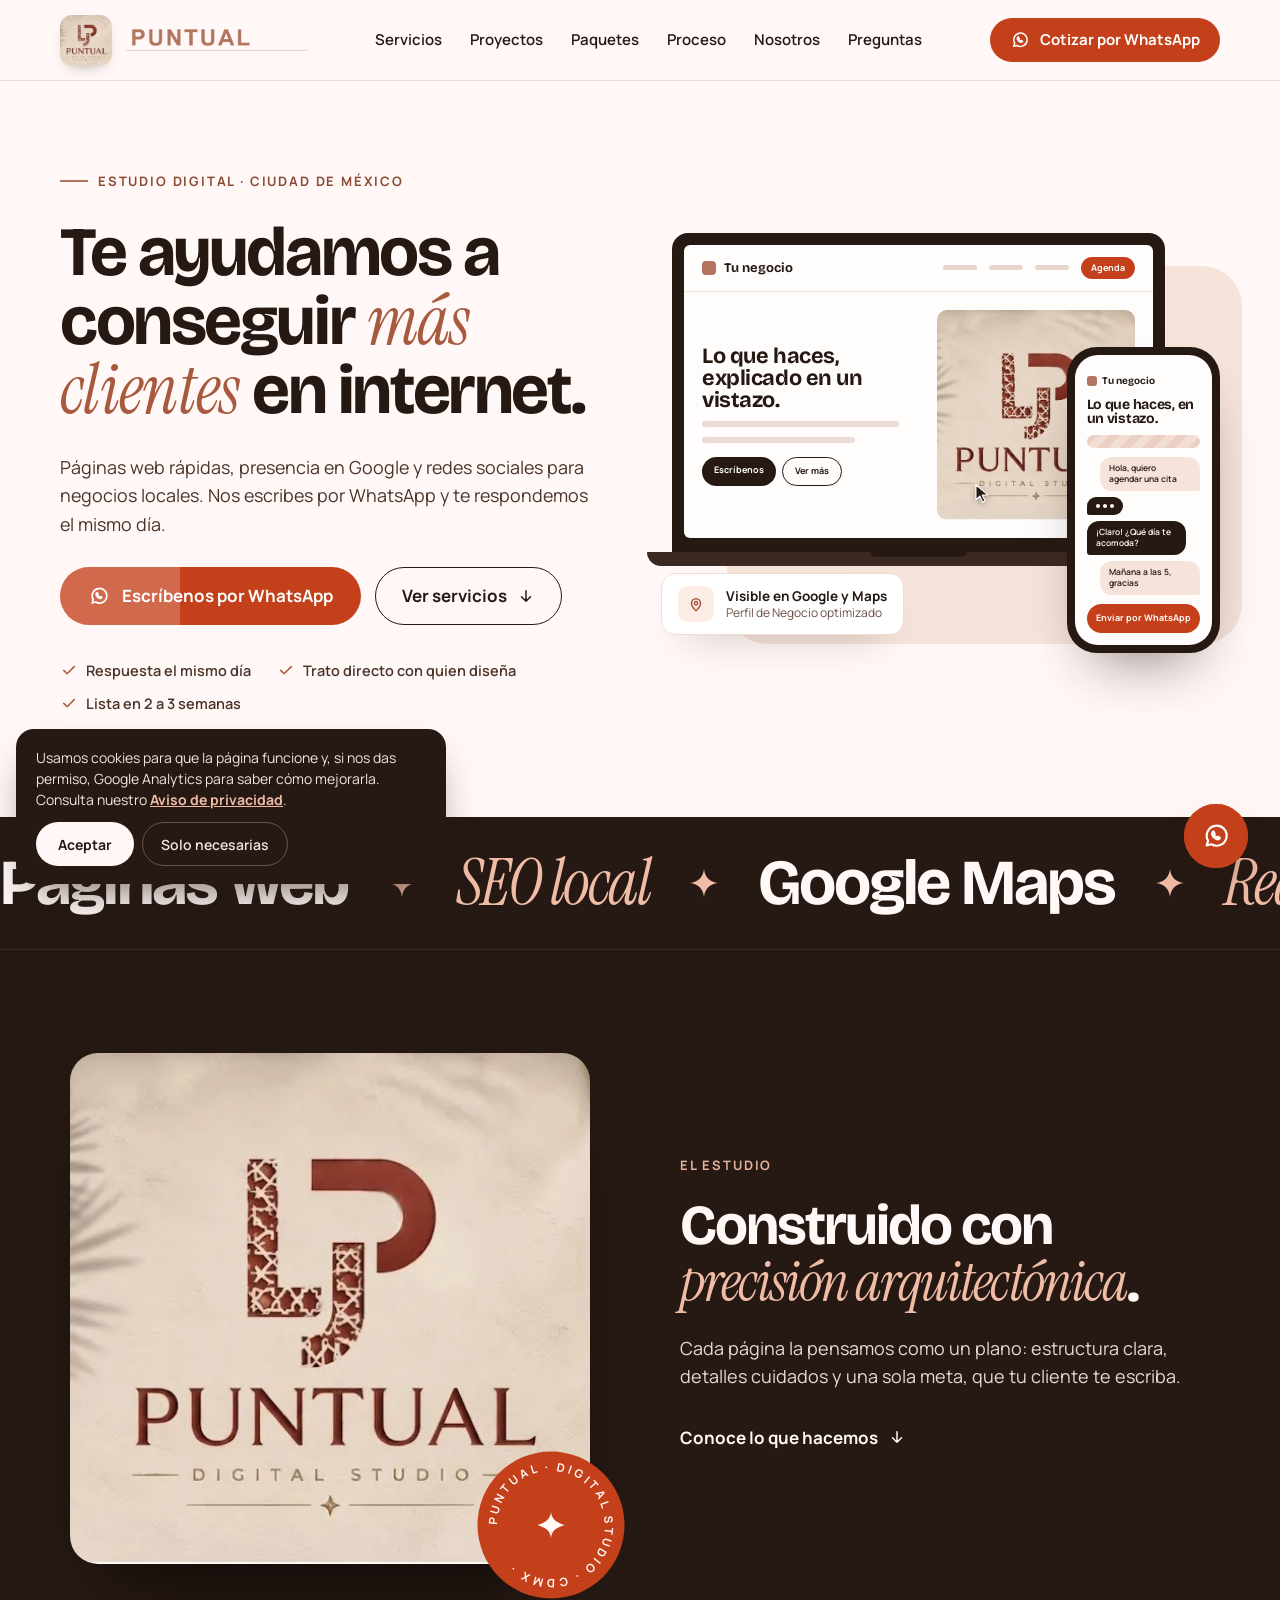
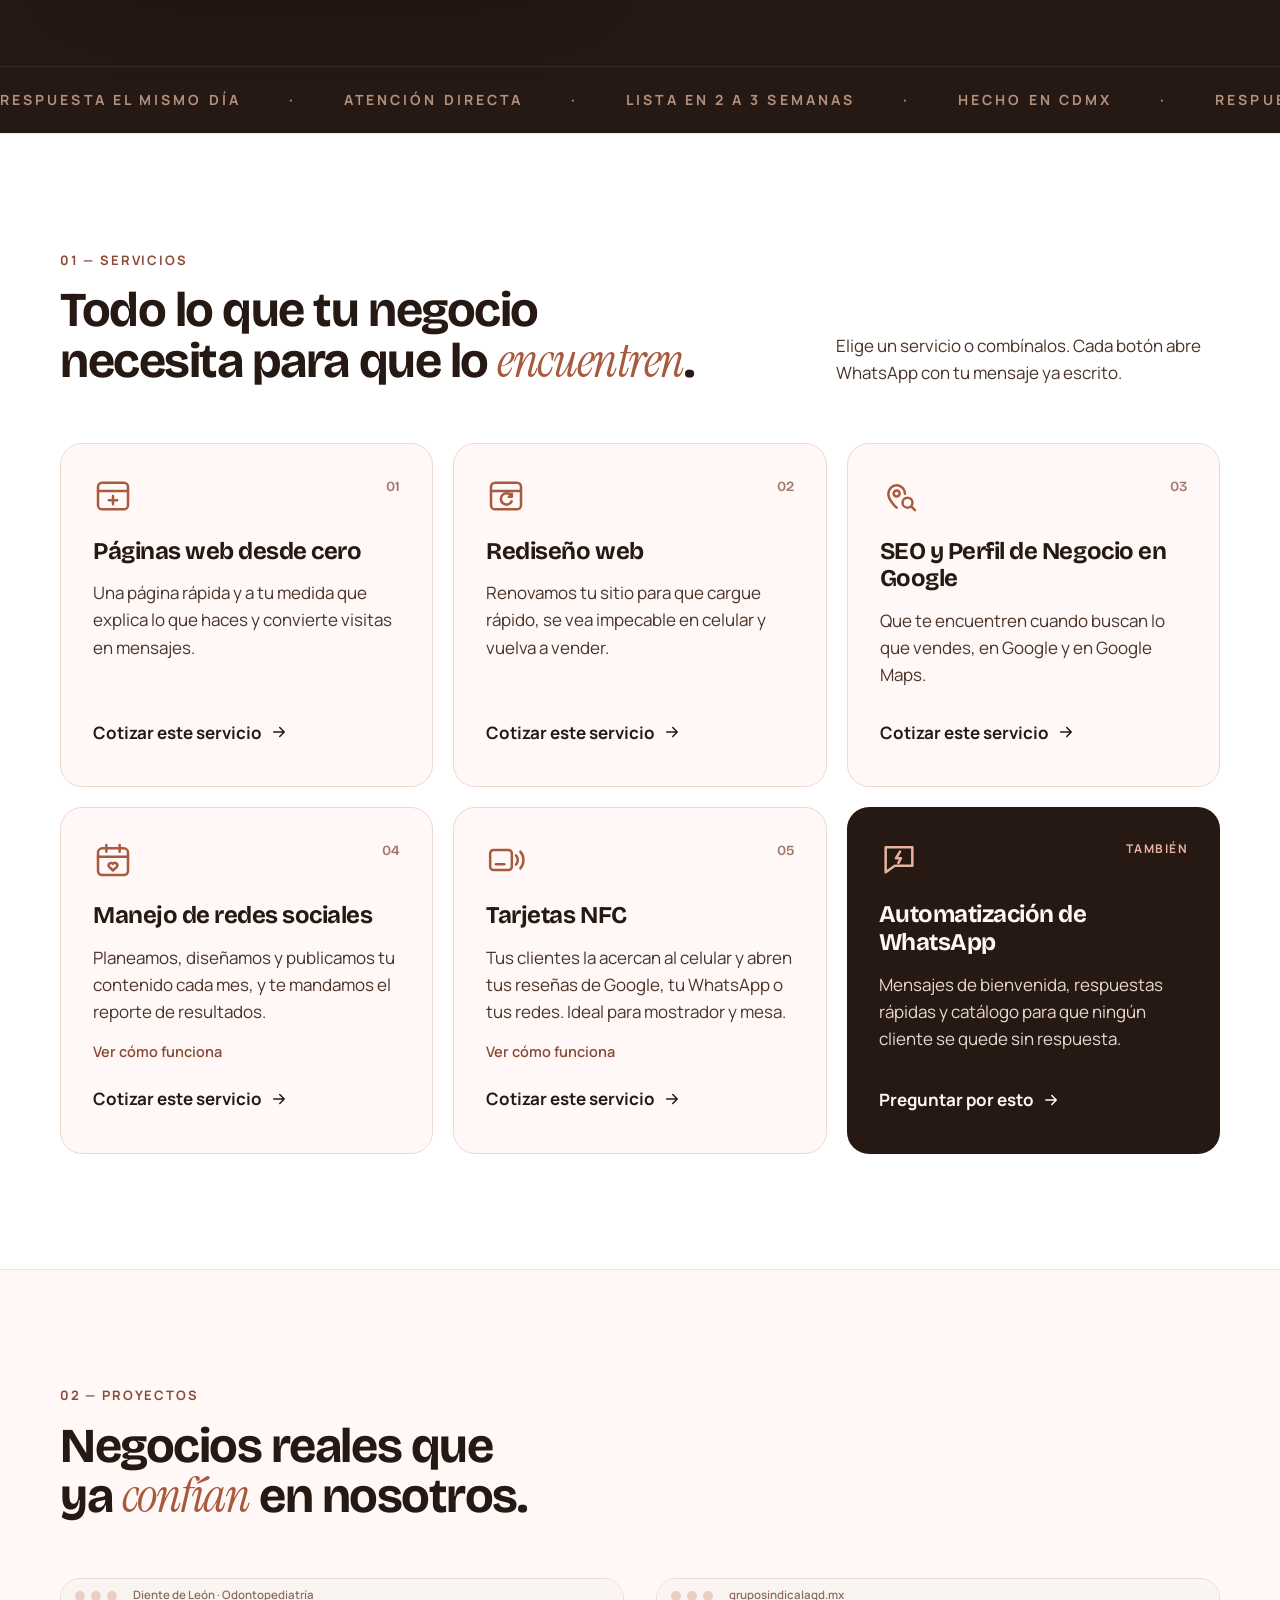
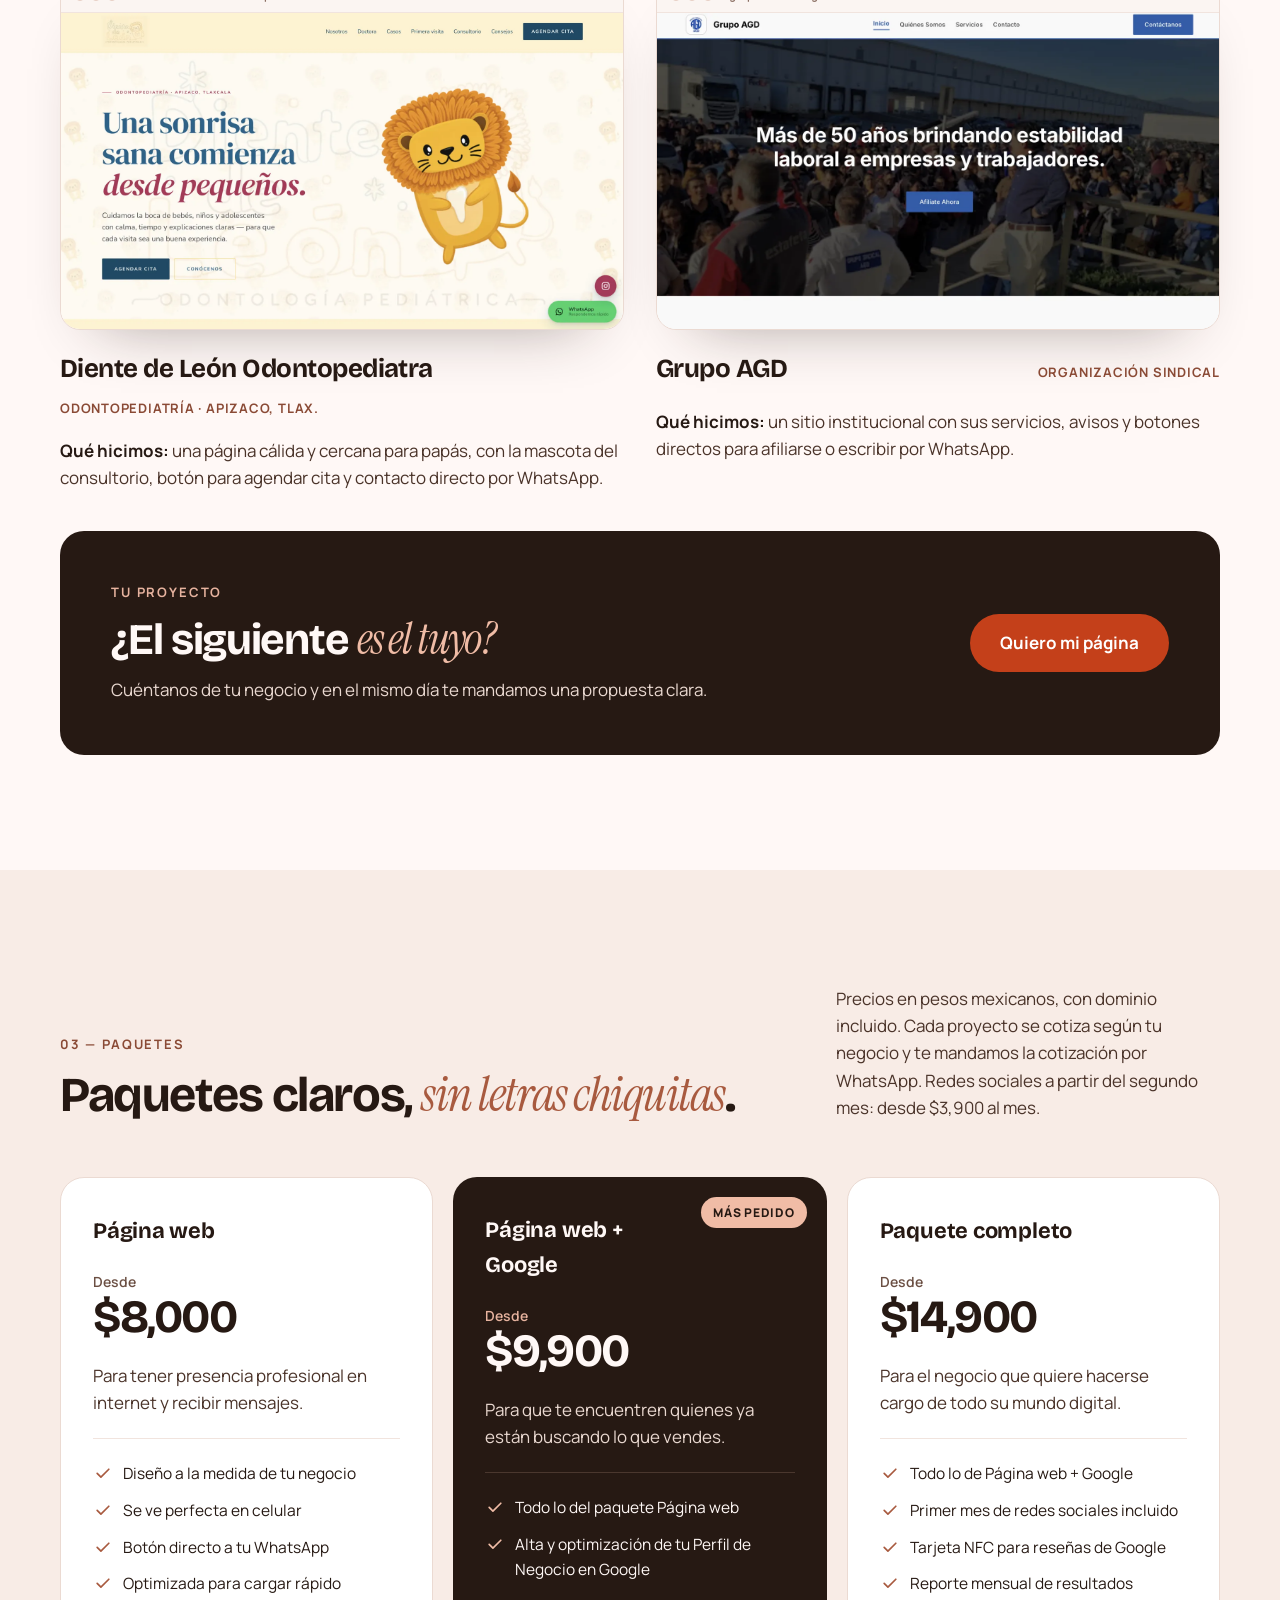
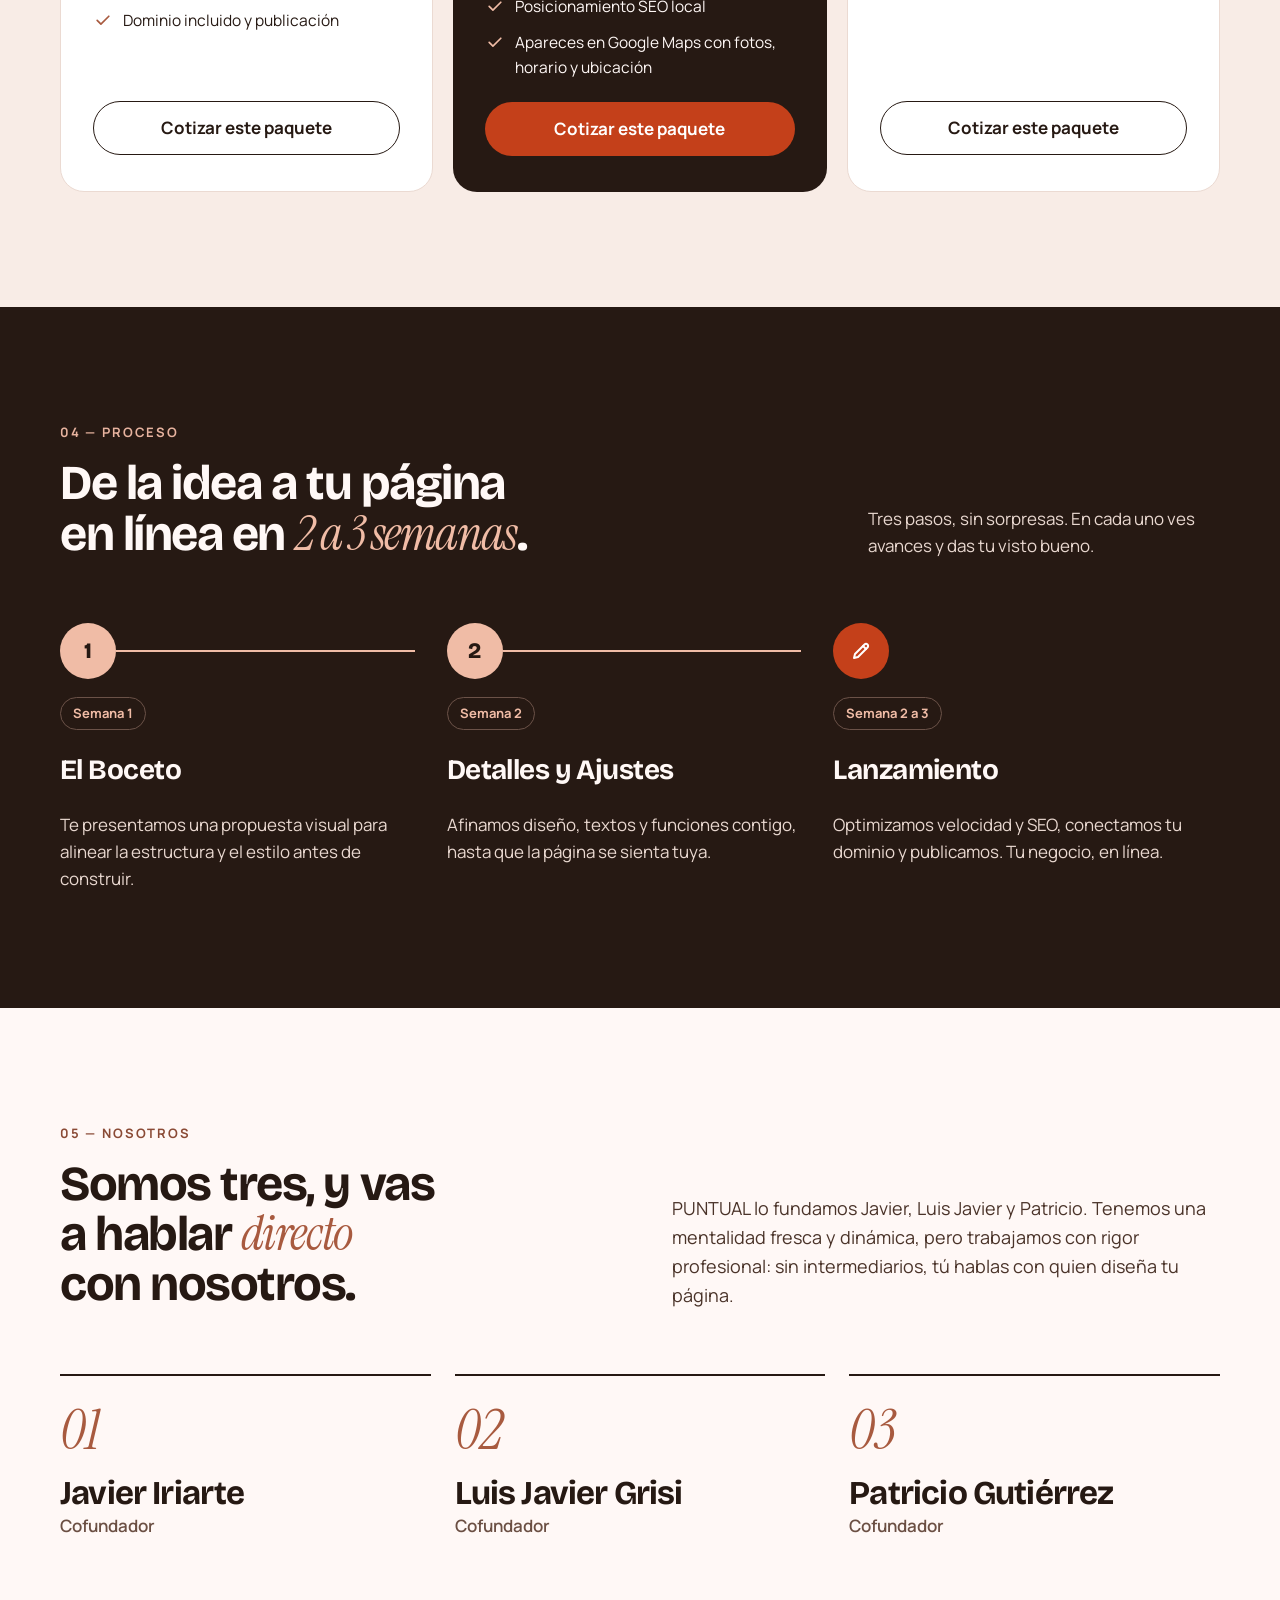
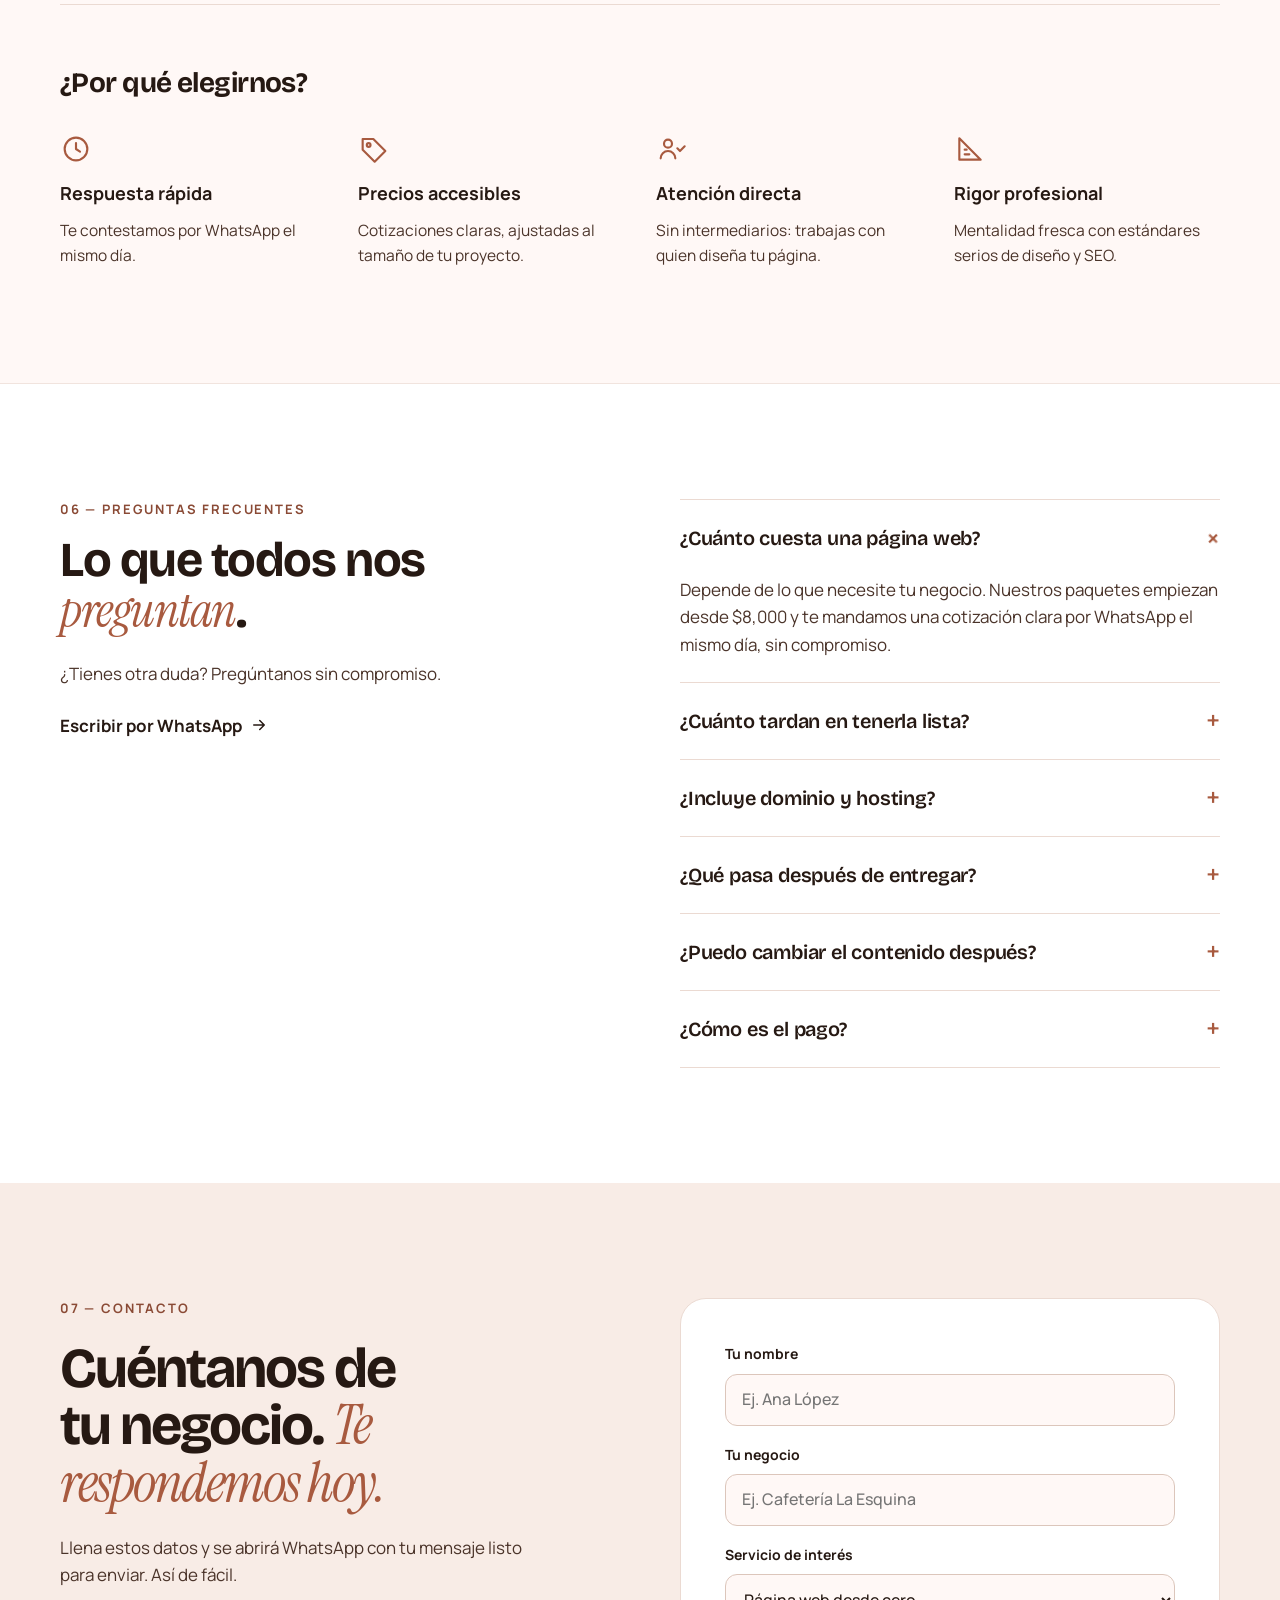
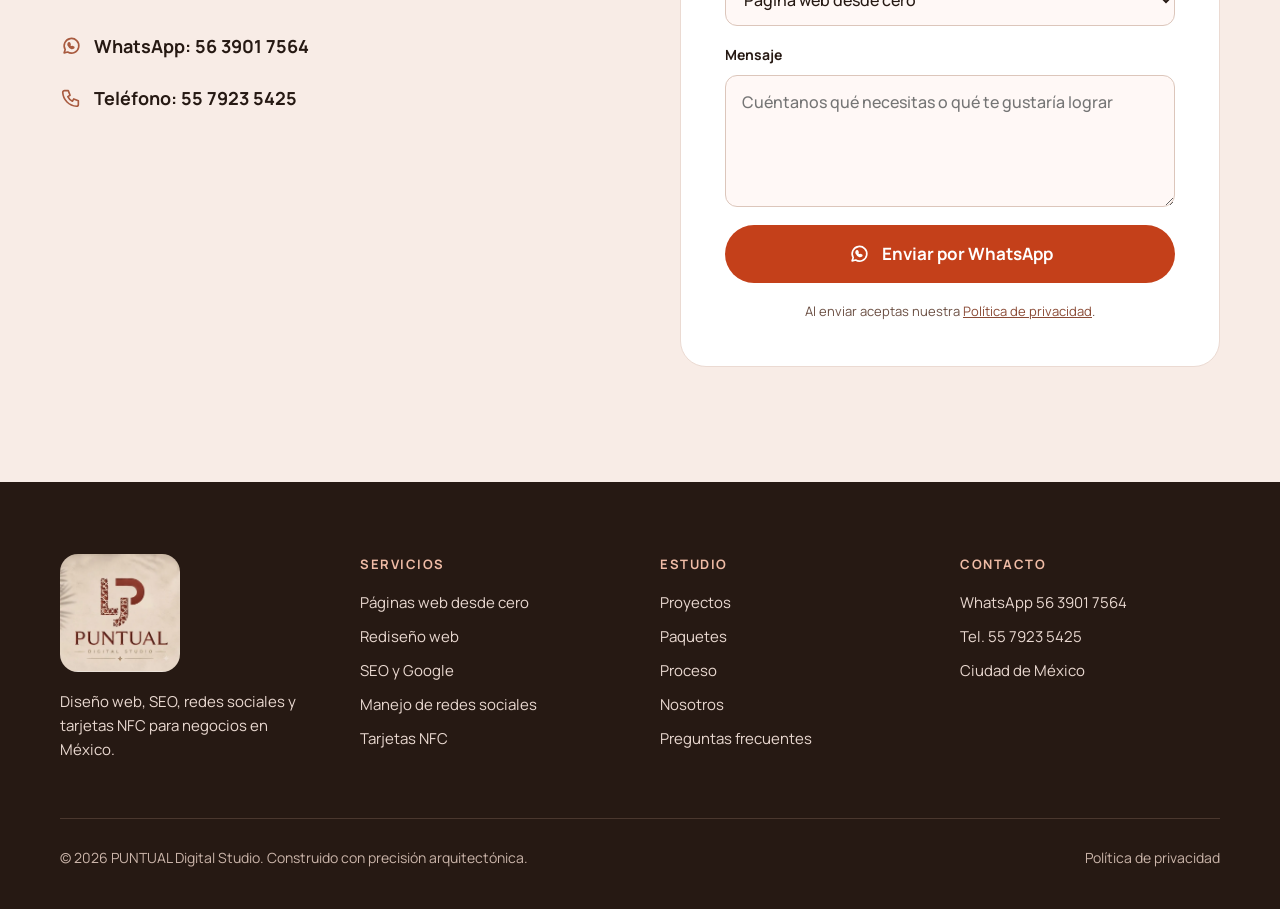
<file: index.html>
<!doctype html>
<html lang="es-MX">
<head>
<script>
  // Consentimiento por defecto: todo negado hasta que el visitante acepte.
  window.dataLayer = window.dataLayer || [];
  function gtag(){dataLayer.push(arguments);}
  var puntualConsent = null;
  try { puntualConsent = localStorage.getItem('puntual_cookies'); } catch (e) {}
  gtag('consent', 'default', {
    analytics_storage: puntualConsent === 'aceptadas' ? 'granted' : 'denied',
    ad_storage: 'denied',
    ad_user_data: 'denied',
    ad_personalization: 'denied',
    wait_for_update: 500
  });
</script>
<!-- Google Tag Manager -->
<script>(function(w,d,s,l,i){w[l]=w[l]||[];w[l].push({'gtm.start':
new Date().getTime(),event:'gtm.js'});var f=d.getElementsByTagName(s)[0],
j=d.createElement(s),dl=l!='dataLayer'?'&l='+l:'';j.async=true;j.src=
'https://www.googletagmanager.com/gtm.js?id='+i+dl;f.parentNode.insertBefore(j,f);
})(window,document,'script','dataLayer','GTM-W88TRM54');</script>
<!-- End Google Tag Manager -->
<meta charset="utf-8">
<meta name="viewport" content="width=device-width, initial-scale=1.0">
<link rel="canonical" href="https://www.puntualdigitalstudio.com.mx/">
<meta property="og:type" content="website">
<meta property="og:site_name" content="PUNTUAL Digital Studio">
<meta property="og:locale" content="es_MX">
<meta property="og:title" content="Diseño web, SEO y redes sociales en CDMX | PUNTUAL Digital Studio">
<meta property="og:description" content="Páginas web rápidas, posicionamiento en Google, manejo de redes sociales y tarjetas NFC para negocios en México. Cotiza por WhatsApp y te respondemos el mismo día.">
<meta property="og:url" content="https://www.puntualdigitalstudio.com.mx/">
<meta property="og:image" content="https://www.puntualdigitalstudio.com.mx/images/hero-banner.jpg">
<meta name="twitter:card" content="summary_large_image">
<meta name="theme-color" content="#261913">
<link rel="icon" type="image/png" sizes="32x32" href="/images/favicon-32x32.png">
<link rel="icon" type="image/png" sizes="16x16" href="/images/favicon-16x16.png">
<link rel="apple-touch-icon" sizes="180x180" href="/images/apple-touch-icon.png">
<meta name="google-site-verification" content="wUypUB_KikpzEh9z064tbtdJLdRs2R3v5S0lKIrUprc" />
<title>Diseño web, SEO y redes sociales en CDMX | PUNTUAL Digital Studio</title>
<meta name="description" content="Páginas web rápidas, posicionamiento en Google, manejo de redes sociales y tarjetas NFC para negocios en México. Cotiza por WhatsApp y te respondemos el mismo día.">
<script type="application/ld+json">{"@context":"https://schema.org","@type":"ProfessionalService","name":"PUNTUAL Digital Studio","url":"https://www.puntualdigitalstudio.com.mx/","logo":"https://www.puntualdigitalstudio.com.mx/images/logo.png","telephone":"+52 55 7923 5425","areaServed":"México","address":{"@type":"PostalAddress","streetAddress":"Palma Brava 15, Bosques de las Palmas","addressLocality":"Huixquilucan","addressRegion":"Estado de México","postalCode":"52787","addressCountry":"MX"},"founder":[{"@type":"Person","name":"Javier Iriarte"},{"@type":"Person","name":"Luis Javier Grisi"},{"@type":"Person","name":"Patricio Gutiérrez"}],"makesOffer":[{"@type":"Offer","itemOffered":{"@type":"Service","name":"Creación de páginas web"}},{"@type":"Offer","itemOffered":{"@type":"Service","name":"Rediseño web"}},{"@type":"Offer","itemOffered":{"@type":"Service","name":"Posicionamiento SEO y Perfil de Negocio en Google"}},{"@type":"Offer","itemOffered":{"@type":"Service","name":"Manejo de redes sociales"}},{"@type":"Offer","itemOffered":{"@type":"Service","name":"Tarjetas NFC"}}]}</script>
<link rel="preconnect" href="https://fonts.googleapis.com">
<link href="https://fonts.googleapis.com/css2?family=Bricolage+Grotesque:opsz,wght@12..96,500;12..96,600;12..96,700;12..96,800&family=Instrument+Serif:ital@0;1&family=Manrope:wght@400;500;600;700&display=swap" rel="stylesheet">
<style>
body{margin:0;background:#FFF8F6}
*{box-sizing:border-box}
html{scroll-behavior:smooth}
a{color:#8A4A35}a:hover{color:#261913}
.btn{transition:transform .2s ease, box-shadow .2s ease, background-color .2s ease}
.btn:hover{transform:translateY(-2px);box-shadow:0 10px 24px -12px rgba(38,25,19,.55)}
.lnk{text-decoration:none;transition:color .2s ease}
.lnk:hover{color:#C4401A}
.card{transition:border-color .25s ease, transform .25s ease}
.card:hover{border-color:#B3745F;transform:translateY(-3px)}
details summary{list-style:none;cursor:pointer}
details summary::-webkit-details-marker{display:none}
details[open] .plus{transform:rotate(45deg)}
.plus{transition:transform .25s ease}
input:focus,select:focus,textarea:focus{outline:2px solid #B3745F;outline-offset:1px;border-color:#B3745F}
@keyframes rv{from{opacity:0;transform:translateY(28px)}to{opacity:1;transform:none}}
@keyframes floaty{0%,100%{transform:translateY(0)}50%{transform:translateY(-8px)}}
@keyframes inUp{from{opacity:0;transform:translateY(36px);filter:blur(6px)}to{opacity:1;transform:none;filter:none}}
@keyframes screenScroll{0%,22%{transform:translateY(0)}30%,55%{transform:translateY(-33.333%)}63%,88%{transform:translateY(-66.666%)}96%,100%{transform:translateY(0)}}
@keyframes cursorMove{0%,14%{transform:translate(62%,78%)}20%{transform:translate(18%,58%)}22%{transform:translate(18%,58%) scale(.85)}24%,48%{transform:translate(18%,58%)}56%{transform:translate(70%,40%)}80%{transform:translate(42%,62%)}100%{transform:translate(62%,78%)}}
@keyframes chat1{0%,6%{opacity:0;transform:translateY(10px)}10%,92%{opacity:1;transform:none}100%{opacity:0}}
@keyframes chatDots{0%,16%{opacity:0}20%,34%{opacity:1}38%,100%{opacity:0}}
@keyframes chat2{0%,36%{opacity:0;transform:translateY(10px)}40%,92%{opacity:1;transform:none}100%{opacity:0}}
@keyframes chat3{0%,58%{opacity:0;transform:translateY(10px)}62%,92%{opacity:1;transform:none}100%{opacity:0}}
@keyframes dot{0%,100%{opacity:.25}50%{opacity:1}}
@keyframes marquee{from{transform:translateX(0)}to{transform:translateX(-50%)}}
@keyframes kenburns{0%{transform:scale(1.02) translate(0,0)}50%{transform:scale(1.12) translate(-2%,-1.5%)}100%{transform:scale(1.02) translate(0,0)}}
@keyframes sheen{0%,60%{transform:translateX(-120%) skewX(-18deg)}80%,100%{transform:translateX(220%) skewX(-18deg)}}
@keyframes ring{0%{transform:scale(1);opacity:.55}100%{transform:scale(1.7);opacity:0}}
@keyframes draw{from{transform:scaleX(0)}to{transform:scaleX(1)}}
@keyframes spinSlow{to{transform:rotate(360deg)}}
@media (prefers-reduced-motion:no-preference){
  @supports (animation-timeline: view()){
    .rv{animation:rv linear both;animation-timeline:view();animation-range:entry 0% entry 30%}
    .draw{transform-origin:left center;animation:draw linear both;animation-timeline:view();animation-range:entry 20% cover 45%}
  }
  .floaty{animation:floaty 6s ease-in-out infinite}
  .in1,.in2,.in3,.in4,.in5,.in6{animation:inUp 1s cubic-bezier(.2,.7,.2,1) both}
  .in2{animation-delay:.12s}.in3{animation-delay:.28s}.in4{animation-delay:.42s}.in5{animation-delay:.56s}.in6{animation-delay:.3s;animation-duration:1.3s}
  .screen{animation:screenScroll 14s cubic-bezier(.65,0,.35,1) infinite}
  .cursor{animation:cursorMove 14s ease-in-out infinite}
  .c1{animation:chat1 9s ease infinite}.cdots{animation:chatDots 9s ease infinite}.c2{animation:chat2 9s ease infinite}.c3{animation:chat3 9s ease infinite}
  .d1{animation:dot 1s infinite}.d2{animation:dot 1s .2s infinite}.d3{animation:dot 1s .4s infinite}
  .marquee{animation:marquee 32s linear infinite}
  .marquee.rev{animation-direction:reverse;animation-duration:40s}
  .kb{animation:kenburns 18s ease-in-out infinite}
  .sheen{animation:sheen 6s ease-in-out infinite}
  .ring{animation:ring 2.2s ease-out infinite}
  .spin{animation:spinSlow 24s linear infinite}
}
@media (max-width:860px){.navlinks{display:none !important}.hide-sm{display:none !important}}
@media (max-width:560px){.hide-xs{display:none !important}}
</style>
</head>
<body>
<!-- Google Tag Manager (noscript) -->
<noscript><iframe src="https://www.googletagmanager.com/ns.html?id=GTM-W88TRM54"
height="0" width="0" style="display:none;visibility:hidden"></iframe></noscript>
<!-- End Google Tag Manager (noscript) -->
<div style="font-family: 'Manrope', 'Helvetica Neue', system-ui, sans-serif; color: #261913; background: #FFF8F6; font-size: 17px; line-height: 1.6; -webkit-font-smoothing: antialiased">

<!-- NAV -->
<header style="position: sticky; top: 0; z-index: 30; background: rgba(255,248,246,0.92); backdrop-filter: blur(10px); border-bottom: 1px solid #EFDCD3">
  <nav aria-label="Principal" style="max-width: 1240px; margin: 0 auto; padding: 14px clamp(16px, 4vw, 40px); display: flex; align-items: center; justify-content: space-between; gap: 24px">
    <a href="#inicio" aria-label="PUNTUAL Digital Studio, inicio" style="display: flex; align-items: center; gap: 14px; height: 52px">
      <img src="/images/puntual-logo.webp" alt="" width="52" height="51" style="width: 52px; height: 51px; border-radius: 12px; object-fit: cover; display: block; box-shadow: 0 6px 16px -10px rgba(38,25,19,0.6)">
      <img src="/images/puntual-wordmark.webp" class="hide-xs" alt="PUNTUAL Digital Studio" width="190" height="23" style="height: 22px; width: auto; display: block">
    </a>
    <div class="navlinks" style="display: flex; align-items: center; gap: 28px; font-size: 15px; font-weight: 600">
      <a class="lnk" href="#servicios" style="color: #261913">Servicios</a>
      <a class="lnk" href="#proyectos" style="color: #261913">Proyectos</a>
      <a class="lnk" href="#paquetes" style="color: #261913">Paquetes</a>
      <a class="lnk" href="#proceso" style="color: #261913">Proceso</a>
      <a class="lnk" href="#nosotros" style="color: #261913">Nosotros</a>
      <a class="lnk" href="#preguntas" style="color: #261913">Preguntas</a>
    </div>
    <a class="btn" href="https://wa.me/525639017564?text=Hola%20PUNTUAL%2C%20quiero%20cotizar%20un%20proyecto%20para%20mi%20negocio." target="_blank" rel="noopener" style="display: inline-flex; align-items: center; gap: 10px; min-height: 44px; padding: 0 20px; border-radius: 999px; background: #C4401A; color: #FFFFFF; font-weight: 700; font-size: 15px; text-decoration: none; white-space: nowrap">
      <svg aria-hidden="true" width="20" height="20" viewBox="0 0 24 24" fill="none" stroke="currentColor" stroke-width="1.8" stroke-linecap="round" stroke-linejoin="round"><path d="M4.5 19.5l1.2-3.6A8 8 0 1 1 8.4 18.6z"></path><path d="M9.3 9c.3-.6.9-.6 1.1-.1l.5 1.2c.1.3 0 .6-.2.8l-.3.3c.4.9 1.1 1.6 2 2l.3-.3c.2-.2.5-.3.8-.2l1.2.5c.5.2.5.8-.1 1.1-.7.4-1.5.6-2.3.2a7 7 0 0 1-3.3-3.3c-.3-.8-.2-1.6.3-2.2z"></path></svg>
      Cotizar por WhatsApp
    </a>
  </nav>
</header>

<main id="inicio">

<!-- HERO -->
<section aria-labelledby="hero-title" style="max-width: 1240px; margin: 0 auto; padding: clamp(48px, 7vw, 96px) clamp(16px, 4vw, 40px) clamp(64px, 8vw, 112px); display: grid; grid-template-columns: repeat(auto-fit, minmax(min(500px, 100%), 1fr)); gap: clamp(40px, 5vw, 72px); align-items: center">
  <div style="display: flex; flex-direction: column; gap: 28px">
    <p class="in1" style="margin: 0; display: inline-flex; align-items: center; gap: 10px; font-size: 13px; font-weight: 700; letter-spacing: 0.14em; text-transform: uppercase; color: #8A4A35">
      <span aria-hidden="true" style="width: 28px; height: 2px; background: #B3745F; display: block"></span>
      Estudio digital · Ciudad de México
    </p>
    <h1 id="hero-title" class="in2" style="margin: 0; font-family: 'Bricolage Grotesque', 'Helvetica Neue', sans-serif; font-weight: 700; font-size: clamp(2.7rem, 5.4vw, 5.1rem); line-height: 0.98; letter-spacing: -0.035em; text-wrap: balance">
      Te ayudamos a conseguir <span style="font-family: 'Instrument Serif', Georgia, serif; font-style: italic; font-weight: 400; letter-spacing: -0.01em; color: #A85A3F">más clientes</span> en internet.
    </h1>
    <p class="in3" style="margin: 0; max-width: 34rem; font-size: clamp(1.05rem, 1.4vw, 1.2rem); color: #4A3329; text-wrap: pretty">
      Páginas web rápidas, presencia en Google y redes sociales para negocios locales. Nos escribes por WhatsApp y te respondemos el mismo día.
    </p>
    <div class="in4" style="display: flex; flex-wrap: wrap; gap: 14px; align-items: center">
      <a class="btn" href="https://wa.me/525639017564?text=Hola%20PUNTUAL%2C%20quiero%20cotizar%20un%20proyecto%20para%20mi%20negocio." target="_blank" rel="noopener" style="position: relative; overflow: hidden; display: inline-flex; align-items: center; gap: 12px; min-height: 58px; padding: 0 28px; border-radius: 999px; background: #C4401A; color: #FFFFFF; font-weight: 700; font-size: 17px; text-decoration: none">
        <span class="sheen" aria-hidden="true" style="position: absolute; top: 0; bottom: 0; left: 0; width: 40%; background: rgba(255,255,255,0.22); display: block"></span>
        <svg aria-hidden="true" width="22" height="22" viewBox="0 0 24 24" fill="none" stroke="currentColor" stroke-width="1.8" stroke-linecap="round" stroke-linejoin="round"><path d="M4.5 19.5l1.2-3.6A8 8 0 1 1 8.4 18.6z"></path><path d="M9.3 9c.3-.6.9-.6 1.1-.1l.5 1.2c.1.3 0 .6-.2.8l-.3.3c.4.9 1.1 1.6 2 2l.3-.3c.2-.2.5-.3.8-.2l1.2.5c.5.2.5.8-.1 1.1-.7.4-1.5.6-2.3.2a7 7 0 0 1-3.3-3.3c-.3-.8-.2-1.6.3-2.2z"></path></svg>
        Escríbenos por WhatsApp
      </a>
      <a class="btn" href="#servicios" style="display: inline-flex; align-items: center; gap: 10px; min-height: 58px; padding: 0 26px; border-radius: 999px; border: 1.5px solid #261913; color: #261913; font-weight: 700; font-size: 17px; text-decoration: none">
        Ver servicios
        <svg aria-hidden="true" width="18" height="18" viewBox="0 0 24 24" fill="none" stroke="currentColor" stroke-width="2" stroke-linecap="round" stroke-linejoin="round"><path d="M12 5v14M6 13l6 6 6-6"></path></svg>
      </a>
    </div>
    <ul class="in5" style="margin: 6px 0 0; padding: 0; list-style: none; display: flex; flex-wrap: wrap; gap: 10px 26px; font-size: 14.5px; font-weight: 600; color: #4A3329">
      <li style="display: flex; align-items: center; gap: 8px"><svg aria-hidden="true" width="18" height="18" viewBox="0 0 24 24" fill="none" stroke="#A85A3F" stroke-width="2" stroke-linecap="round" stroke-linejoin="round"><path d="M5 12.5l4.5 4.5L19 7.5"></path></svg>Respuesta el mismo día</li>
      <li style="display: flex; align-items: center; gap: 8px"><svg aria-hidden="true" width="18" height="18" viewBox="0 0 24 24" fill="none" stroke="#A85A3F" stroke-width="2" stroke-linecap="round" stroke-linejoin="round"><path d="M5 12.5l4.5 4.5L19 7.5"></path></svg>Trato directo con quien diseña</li>
      <li style="display: flex; align-items: center; gap: 8px"><svg aria-hidden="true" width="18" height="18" viewBox="0 0 24 24" fill="none" stroke="#A85A3F" stroke-width="2" stroke-linecap="round" stroke-linejoin="round"><path d="M5 12.5l4.5 4.5L19 7.5"></path></svg>Lista en 2 a 3 semanas</li>
    </ul>
  </div>

  <!-- Mockup: laptop + phone -->
  <div class="in6" role="img" aria-label="Ejemplo animado de página web hecha por PUNTUAL, vista en laptop y en celular" style="position: relative; padding: 0 0 56px 0; min-height: 420px">
    <div aria-hidden="true" style="position: absolute; inset: 8% -4% 2% 10%; background: #F6E3DA; border-radius: 40px"></div>
    <div style="position: relative; width: 90%">
      <div style="background: #261913; border-radius: 16px 16px 0 0; padding: 12px 12px 14px">
        <div style="aspect-ratio: 16 / 10; background: #FFFDFC; border-radius: 6px; overflow: hidden; display: flex; flex-direction: column">
          <div style="display: flex; align-items: center; justify-content: space-between; padding: 12px 18px; border-bottom: 1px solid #F1E4DE">
            <div style="display: flex; align-items: center; gap: 8px; font-family: 'Bricolage Grotesque', sans-serif; font-weight: 700; font-size: 13px"><span style="width: 14px; height: 14px; border-radius: 4px; background: #B3745F; display: block"></span>Tu negocio</div>
            <div style="display: flex; gap: 12px; align-items: center"><span style="width: 34px; height: 5px; border-radius: 3px; background: #E7D5CC; display: block"></span><span style="width: 34px; height: 5px; border-radius: 3px; background: #E7D5CC; display: block"></span><span style="width: 34px; height: 5px; border-radius: 3px; background: #E7D5CC; display: block"></span><span style="padding: 4px 10px; border-radius: 99px; background: #C4401A; color: #FFFFFF; font-size: 9px; font-weight: 700">Agenda</span></div>
          </div>
          <div style="flex: 1; position: relative; overflow: hidden">
            <div class="screen" style="position: absolute; left: 0; right: 0; top: 0; height: 300%; display: grid; grid-template-rows: repeat(3, minmax(0, 1fr))">
              <!-- Pantalla 1: portada -->
              <div style="display: grid; grid-template-columns: 1.1fr 1fr; gap: 16px; padding: 18px">
                <div style="display: flex; flex-direction: column; justify-content: center; gap: 10px">
                  <div style="font-family: 'Bricolage Grotesque', sans-serif; font-weight: 700; font-size: clamp(14px, 1.7vw, 24px); line-height: 1.02; letter-spacing: -0.02em">Lo que haces, explicado en un vistazo.</div>
                  <span style="width: 90%; height: 6px; border-radius: 3px; background: #EADBD3; display: block"></span>
                  <span style="width: 70%; height: 6px; border-radius: 3px; background: #EADBD3; display: block"></span>
                  <div style="display: flex; gap: 6px; margin-top: 4px"><span style="padding: 6px 12px; border-radius: 99px; background: #261913; color: #FFFFFF; font-size: 9px; font-weight: 700">Escríbenos</span><span style="padding: 6px 12px; border-radius: 99px; border: 1px solid #261913; font-size: 9px; font-weight: 700">Ver más</span></div>
                </div>
                <div style="border-radius: 10px; overflow: hidden; position: relative; background: #EBCFC3">
                  <img class="kb" src="/images/puntual-logo.webp" alt="" style="width: 100%; height: 100%; object-fit: cover; display: block">
                </div>
              </div>
              <!-- Pantalla 2: servicios -->
              <div style="display: flex; flex-direction: column; gap: 12px; padding: 18px">
                <div style="font-family: 'Bricolage Grotesque', sans-serif; font-weight: 700; font-size: clamp(12px, 1.3vw, 18px); letter-spacing: -0.02em">Nuestros servicios</div>
                <div style="flex: 1; display: grid; grid-template-columns: repeat(3, minmax(0, 1fr)); gap: 10px">
                  <div style="border-radius: 10px; background: #F6ECE7; padding: 10px; display: flex; flex-direction: column; gap: 6px"><span style="width: 18px; height: 18px; border-radius: 6px; background: #B3745F; display: block"></span><span style="width: 80%; height: 5px; border-radius: 3px; background: #DCC6BB; display: block"></span><span style="width: 60%; height: 5px; border-radius: 3px; background: #E7D5CC; display: block"></span></div>
                  <div style="border-radius: 10px; background: #261913; padding: 10px; display: flex; flex-direction: column; gap: 6px"><span style="width: 18px; height: 18px; border-radius: 6px; background: #F0BCA6; display: block"></span><span style="width: 80%; height: 5px; border-radius: 3px; background: #5A443A; display: block"></span><span style="width: 60%; height: 5px; border-radius: 3px; background: #4A372E; display: block"></span></div>
                  <div style="border-radius: 10px; background: #F6ECE7; padding: 10px; display: flex; flex-direction: column; gap: 6px"><span style="width: 18px; height: 18px; border-radius: 6px; background: #B3745F; display: block"></span><span style="width: 80%; height: 5px; border-radius: 3px; background: #DCC6BB; display: block"></span><span style="width: 60%; height: 5px; border-radius: 3px; background: #E7D5CC; display: block"></span></div>
                </div>
                <div style="display: flex; gap: 6px; align-items: center; font-size: 9px; font-weight: 700; color: #8A4A35"><svg aria-hidden="true" width="11" height="11" viewBox="0 0 24 24" fill="#C4401A"><path d="M12 3.5l2.6 5.3 5.9.9-4.2 4.1 1 5.8L12 16.9l-5.3 2.7 1-5.8-4.2-4.1 5.9-.9z"></path></svg>Clientes felices en Google</div>
              </div>
              <!-- Pantalla 3: contacto -->
              <div style="display: grid; grid-template-columns: 1fr 1fr; gap: 16px; padding: 18px">
                <div style="border-radius: 10px; background: repeating-linear-gradient(135deg, #EBCFC3 0 10px, #F3DED5 10px 20px); display: flex; align-items: center; justify-content: center"><svg aria-hidden="true" width="30" height="30" viewBox="0 0 24 24" fill="#C4401A" stroke="#FFFFFF" stroke-width="1.5"><path d="M12 21s-6-5.3-6-10a6 6 0 0 1 12 0c0 4.7-6 10-6 10z"></path></svg></div>
                <div style="display: flex; flex-direction: column; justify-content: center; gap: 8px">
                  <div style="font-family: 'Bricolage Grotesque', sans-serif; font-weight: 700; font-size: clamp(12px, 1.4vw, 19px); line-height: 1.05; letter-spacing: -0.02em">Agenda hoy por WhatsApp</div>
                  <span style="height: 18px; border-radius: 5px; border: 1px solid #E7D5CC; display: block"></span>
                  <span style="height: 18px; border-radius: 5px; border: 1px solid #E7D5CC; display: block"></span>
                  <span style="padding: 6px 12px; border-radius: 99px; background: #C4401A; color: #FFFFFF; font-size: 9px; font-weight: 700; text-align: center">Enviar mensaje</span>
                </div>
              </div>
            </div>
            <div class="cursor" aria-hidden="true" style="position: absolute; left: 0; top: 0; width: 100%; height: 100%; pointer-events: none; transform: translate(62%, 78%)"><svg width="16" height="20" viewBox="0 0 16 20" style="display: block; filter: drop-shadow(0 2px 3px rgba(38,25,19,0.35))"><path d="M1 1v15l4-3.6 2.8 6 2.4-1.1-2.8-5.9 5.6-.3z" fill="#261913" stroke="#FFFFFF" stroke-width="1.2" stroke-linejoin="round"></path></svg></div>
          </div>
        </div>
      </div>
      <div style="height: 14px; margin: 0 -5%; background: #3B2A22; border-radius: 0 0 14px 14px; display: flex; justify-content: center"><span style="width: 18%; height: 5px; background: #261913; border-radius: 0 0 6px 6px; display: block"></span></div>
    </div>

    <div class="floaty" style="position: absolute; right: 0; bottom: 0; width: clamp(130px, 28%, 176px); background: #261913; border-radius: 30px; padding: 8px; box-shadow: 0 30px 60px -28px rgba(38,25,19,0.6)">
      <div style="aspect-ratio: 9 / 19; background: #FFFDFC; border-radius: 23px; overflow: hidden; display: flex; flex-direction: column; padding: 18px 12px 12px; gap: 9px">
        <div style="display: flex; align-items: center; gap: 5px; font-family: 'Bricolage Grotesque', sans-serif; font-weight: 700; font-size: 10px"><span style="width: 10px; height: 10px; border-radius: 3px; background: #B3745F; display: block"></span>Tu negocio</div>
        <div style="font-family: 'Bricolage Grotesque', sans-serif; font-weight: 700; font-size: 14px; line-height: 1.02; letter-spacing: -0.02em">Lo que haces, en un vistazo.</div>
        <span style="height: 46px; border-radius: 8px; background: repeating-linear-gradient(135deg, #EBCFC3 0 8px, #F3DED5 8px 16px); display: block"></span>
        <div style="margin-top: auto; display: flex; flex-direction: column; gap: 6px">
          <div class="c1" style="align-self: flex-end; max-width: 88%; background: #F6E3DA; border-radius: 12px 12px 3px 12px; padding: 6px 9px; font-size: 8.5px; line-height: 1.3; font-weight: 600">Hola, quiero agendar una cita</div>
          <div class="cdots" style="align-self: flex-start; display: flex; gap: 3px; background: #261913; border-radius: 12px 12px 12px 3px; padding: 7px 9px"><span class="d1" style="width: 4px; height: 4px; border-radius: 50%; background: #FFF8F6; display: block"></span><span class="d2" style="width: 4px; height: 4px; border-radius: 50%; background: #FFF8F6; display: block"></span><span class="d3" style="width: 4px; height: 4px; border-radius: 50%; background: #FFF8F6; display: block"></span></div>
          <div class="c2" style="align-self: flex-start; max-width: 88%; background: #261913; color: #FFF8F6; border-radius: 12px 12px 12px 3px; padding: 6px 9px; font-size: 8.5px; line-height: 1.3; font-weight: 600">¡Claro! ¿Qué día te acomoda?</div>
          <div class="c3" style="align-self: flex-end; max-width: 88%; background: #F6E3DA; border-radius: 12px 12px 3px 12px; padding: 6px 9px; font-size: 8.5px; line-height: 1.3; font-weight: 600">Mañana a las 5, gracias</div>
        </div>
        <div style="align-self: stretch; text-align: center; padding: 7px; border-radius: 99px; background: #C4401A; color: #FFFFFF; font-size: 9px; font-weight: 700">Enviar por WhatsApp</div>
      </div>
    </div>

    <div class="hide-sm" style="position: absolute; left: -2%; bottom: 18px; background: #FFFFFF; border: 1px solid #EFDCD3; border-radius: 14px; padding: 12px 16px; display: flex; align-items: center; gap: 12px; box-shadow: 0 18px 40px -24px rgba(38,25,19,0.45)">
      <span style="width: 36px; height: 36px; border-radius: 10px; background: #FBEDE6; display: flex; align-items: center; justify-content: center"><svg aria-hidden="true" width="18" height="18" viewBox="0 0 24 24" fill="none" stroke="#A85A3F" stroke-width="2" stroke-linecap="round" stroke-linejoin="round"><path d="M12 21s-6-5.3-6-10a6 6 0 0 1 12 0c0 4.7-6 10-6 10z"></path><circle cx="12" cy="11" r="2.2"></circle></svg></span>
      <span style="display: flex; flex-direction: column; line-height: 1.25"><strong style="font-size: 13.5px">Visible en Google y Maps</strong><span style="font-size: 12px; color: #6B4F43">Perfil de Negocio optimizado</span></span>
    </div>
  </div>
</section>

<!-- MARCA EN MOVIMIENTO -->
<section aria-labelledby="estudio-title" style="background: #261913; color: #FFF8F6; overflow: hidden">
  <div aria-hidden="true" style="padding: 34px 0; border-bottom: 1px solid #3B2A22; overflow: hidden">
    <div class="marquee" style="display: flex; width: max-content; align-items: center; gap: 40px; font-family: 'Bricolage Grotesque', sans-serif; font-weight: 700; font-size: clamp(2.2rem, 5vw, 4.4rem); line-height: 1; letter-spacing: -0.03em; white-space: nowrap">
      <span>Páginas web</span><svg width="28" height="28" viewBox="0 0 24 24" fill="#F0BCA6"><path d="M12 0c.8 7 4.9 11.2 12 12-7.1.8-11.2 5-12 12-.8-7-4.9-11.2-12-12 7.1-.8 11.2-5 12-12z"></path></svg>
      <span style="font-family: 'Instrument Serif', Georgia, serif; font-style: italic; font-weight: 400; color: #F0BCA6">SEO local</span><svg width="28" height="28" viewBox="0 0 24 24" fill="#F0BCA6"><path d="M12 0c.8 7 4.9 11.2 12 12-7.1.8-11.2 5-12 12-.8-7-4.9-11.2-12-12 7.1-.8 11.2-5 12-12z"></path></svg>
      <span>Google Maps</span><svg width="28" height="28" viewBox="0 0 24 24" fill="#F0BCA6"><path d="M12 0c.8 7 4.9 11.2 12 12-7.1.8-11.2 5-12 12-.8-7-4.9-11.2-12-12 7.1-.8 11.2-5 12-12z"></path></svg>
      <span style="font-family: 'Instrument Serif', Georgia, serif; font-style: italic; font-weight: 400; color: #F0BCA6">Redes sociales</span><svg width="28" height="28" viewBox="0 0 24 24" fill="#F0BCA6"><path d="M12 0c.8 7 4.9 11.2 12 12-7.1.8-11.2 5-12 12-.8-7-4.9-11.2-12-12 7.1-.8 11.2-5 12-12z"></path></svg>
      <span>Tarjetas NFC</span><svg width="28" height="28" viewBox="0 0 24 24" fill="#F0BCA6"><path d="M12 0c.8 7 4.9 11.2 12 12-7.1.8-11.2 5-12 12-.8-7-4.9-11.2-12-12 7.1-.8 11.2-5 12-12z"></path></svg>
      <span style="font-family: 'Instrument Serif', Georgia, serif; font-style: italic; font-weight: 400; color: #F0BCA6">WhatsApp</span><svg width="28" height="28" viewBox="0 0 24 24" fill="#F0BCA6"><path d="M12 0c.8 7 4.9 11.2 12 12-7.1.8-11.2 5-12 12-.8-7-4.9-11.2-12-12 7.1-.8 11.2-5 12-12z"></path></svg>
      <span>Páginas web</span><svg width="28" height="28" viewBox="0 0 24 24" fill="#F0BCA6"><path d="M12 0c.8 7 4.9 11.2 12 12-7.1.8-11.2 5-12 12-.8-7-4.9-11.2-12-12 7.1-.8 11.2-5 12-12z"></path></svg>
      <span style="font-family: 'Instrument Serif', Georgia, serif; font-style: italic; font-weight: 400; color: #F0BCA6">SEO local</span><svg width="28" height="28" viewBox="0 0 24 24" fill="#F0BCA6"><path d="M12 0c.8 7 4.9 11.2 12 12-7.1.8-11.2 5-12 12-.8-7-4.9-11.2-12-12 7.1-.8 11.2-5 12-12z"></path></svg>
      <span>Google Maps</span><svg width="28" height="28" viewBox="0 0 24 24" fill="#F0BCA6"><path d="M12 0c.8 7 4.9 11.2 12 12-7.1.8-11.2 5-12 12-.8-7-4.9-11.2-12-12 7.1-.8 11.2-5 12-12z"></path></svg>
      <span style="font-family: 'Instrument Serif', Georgia, serif; font-style: italic; font-weight: 400; color: #F0BCA6">Redes sociales</span><svg width="28" height="28" viewBox="0 0 24 24" fill="#F0BCA6"><path d="M12 0c.8 7 4.9 11.2 12 12-7.1.8-11.2 5-12 12-.8-7-4.9-11.2-12-12 7.1-.8 11.2-5 12-12z"></path></svg>
      <span>Tarjetas NFC</span><svg width="28" height="28" viewBox="0 0 24 24" fill="#F0BCA6"><path d="M12 0c.8 7 4.9 11.2 12 12-7.1.8-11.2 5-12 12-.8-7-4.9-11.2-12-12 7.1-.8 11.2-5 12-12z"></path></svg>
      <span style="font-family: 'Instrument Serif', Georgia, serif; font-style: italic; font-weight: 400; color: #F0BCA6">WhatsApp</span><svg width="28" height="28" viewBox="0 0 24 24" fill="#F0BCA6"><path d="M12 0c.8 7 4.9 11.2 12 12-7.1.8-11.2 5-12 12-.8-7-4.9-11.2-12-12 7.1-.8 11.2-5 12-12z"></path></svg>
    </div>
  </div>

  <div style="max-width: 1240px; margin: 0 auto; padding: clamp(64px, 8vw, 112px) clamp(16px, 4vw, 40px); display: grid; grid-template-columns: repeat(auto-fit, minmax(min(440px, 100%), 1fr)); gap: 56px 80px; align-items: center">
    <div class="rv" style="position: relative; max-width: 520px; width: 100%; justify-self: center">
      <div style="aspect-ratio: 512 / 503; border-radius: 28px; overflow: hidden; box-shadow: 0 40px 80px -40px rgba(0,0,0,0.8)">
        <img class="kb" src="/images/puntual-logo.webp" alt="Logotipo de PUNTUAL Digital Studio" width="512" height="503" style="width: 100%; height: 100%; object-fit: cover; display: block">
      </div>
      <svg class="spin" aria-hidden="true" viewBox="0 0 200 200" style="position: absolute; right: -36px; bottom: -36px; width: 150px; height: 150px">
        <circle cx="100" cy="100" r="98" fill="#C4401A"></circle>
        <defs><path id="circ" d="M100,100 m-72,0 a72,72 0 1,1 144,0 a72,72 0 1,1 -144,0"></path></defs>
        <text font-family="Manrope, sans-serif" font-size="15.5" font-weight="700" letter-spacing="4.2" fill="#FFF8F6"><textPath href="#circ">PUNTUAL · DIGITAL STUDIO · CDMX ·</textPath></text>
        <path d="M100 82c.6 9 5.4 14 18 18-12.6 4-17.4 9-18 18-.6-9-5.4-14-18-18 12.6-4 17.4-9 18-18z" fill="#FFF8F6"></path>
      </svg>
    </div>
    <div class="rv" style="display: flex; flex-direction: column; gap: 22px">
      <p style="margin: 0; font-size: 13px; font-weight: 700; letter-spacing: 0.14em; text-transform: uppercase; color: #E7B39F">El estudio</p>
      <h2 id="estudio-title" style="margin: 0; font-family: 'Bricolage Grotesque', sans-serif; font-weight: 700; font-size: clamp(2.3rem, 4.4vw, 4rem); line-height: 1; letter-spacing: -0.035em; text-wrap: balance">Construido con <span style="font-family: 'Instrument Serif', Georgia, serif; font-style: italic; font-weight: 400; color: #F0BCA6">precisión arquitectónica</span>.</h2>
      <p style="margin: 0; color: #E9D8D0; font-size: 18px; max-width: 32rem">Cada página la pensamos como un plano: estructura clara, detalles cuidados y una sola meta, que tu cliente te escriba.</p>
      <a class="lnk" href="#servicios" style="align-self: flex-start; display: inline-flex; align-items: center; gap: 10px; min-height: 48px; font-weight: 700; color: #FFF8F6">Conoce lo que hacemos <svg aria-hidden="true" width="18" height="18" viewBox="0 0 24 24" fill="none" stroke="currentColor" stroke-width="2" stroke-linecap="round" stroke-linejoin="round"><path d="M12 5v14M6 13l6 6 6-6"></path></svg></a>
    </div>
  </div>

  <div aria-hidden="true" style="padding: 22px 0; border-top: 1px solid #3B2A22; overflow: hidden">
    <div class="marquee rev" style="display: flex; width: max-content; gap: 48px; font-size: 14px; font-weight: 700; letter-spacing: 0.22em; text-transform: uppercase; color: #B3917F; white-space: nowrap">
      <span>Respuesta el mismo día</span><span>·</span><span>Atención directa</span><span>·</span><span>Lista en 2 a 3 semanas</span><span>·</span><span>Hecho en CDMX</span><span>·</span><span>Respuesta el mismo día</span><span>·</span><span>Atención directa</span><span>·</span><span>Lista en 2 a 3 semanas</span><span>·</span><span>Hecho en CDMX</span><span>·</span>
      <span>Respuesta el mismo día</span><span>·</span><span>Atención directa</span><span>·</span><span>Lista en 2 a 3 semanas</span><span>·</span><span>Hecho en CDMX</span><span>·</span><span>Respuesta el mismo día</span><span>·</span><span>Atención directa</span><span>·</span><span>Lista en 2 a 3 semanas</span><span>·</span><span>Hecho en CDMX</span><span>·</span>
    </div>
  </div>
</section>

<!-- SERVICIOS -->
<section id="servicios" aria-labelledby="servicios-title" style="background: #FFFFFF; border-top: 1px solid #F1E4DE; border-bottom: 1px solid #F1E4DE">
  <div style="max-width: 1240px; margin: 0 auto; padding: clamp(72px, 9vw, 128px) clamp(16px, 4vw, 40px); display: flex; flex-direction: column; gap: 56px">
    <div class="rv" style="display: flex; flex-wrap: wrap; justify-content: space-between; align-items: flex-end; gap: 24px">
      <div style="display: flex; flex-direction: column; gap: 16px; max-width: 46rem">
        <p style="margin: 0; font-size: 13px; font-weight: 700; letter-spacing: 0.14em; text-transform: uppercase; color: #8A4A35">01 — Servicios</p>
        <h2 id="servicios-title" style="margin: 0; font-family: 'Bricolage Grotesque', sans-serif; font-weight: 700; font-size: clamp(2.1rem, 3.8vw, 3.5rem); line-height: 1.02; letter-spacing: -0.03em; text-wrap: balance">Todo lo que tu negocio necesita para que lo <span style="font-family: 'Instrument Serif', Georgia, serif; font-style: italic; font-weight: 400; color: #A85A3F">encuentren</span>.</h2>
      </div>
      <p style="margin: 0; max-width: 24rem; color: #4A3329">Elige un servicio o combínalos. Cada botón abre WhatsApp con tu mensaje ya escrito.</p>
    </div>

    <div style="display: grid; grid-template-columns: repeat(auto-fit, minmax(min(340px, 100%), 1fr)); gap: 20px">
      <article class="card rv" style="display: flex; flex-direction: column; gap: 14px; padding: 32px; border: 1px solid #EBDAD2; border-radius: 22px; background: #FFF8F6">
        <div style="display: flex; justify-content: space-between; align-items: flex-start">
          <svg role="img" aria-label="Icono de página web nueva" width="40" height="40" viewBox="0 0 24 24" fill="none" stroke="#A85A3F" stroke-width="1.5" stroke-linecap="round" stroke-linejoin="round"><rect x="3" y="4" width="18" height="16" rx="2.5"></rect><path d="M3 9h18M12 12v5M9.5 14.5h5"></path></svg>
          <span style="font-family: 'Bricolage Grotesque', sans-serif; font-weight: 600; font-size: 14px; color: #A07A6B">01</span>
        </div>
        <h3 style="margin: 8px 0 0; font-family: 'Bricolage Grotesque', sans-serif; font-weight: 700; font-size: 24px; line-height: 1.15; letter-spacing: -0.02em">Páginas web desde cero</h3>
        <p style="margin: 0; color: #4A3329; flex: 1">Una página rápida y a tu medida que explica lo que haces y convierte visitas en mensajes.</p>
        <a class="lnk" href="https://wa.me/525639017564?text=Hola%20PUNTUAL%2C%20quiero%20cotizar%20una%20p%C3%A1gina%20web%20desde%20cero%20para%20mi%20negocio." target="_blank" rel="noopener" style="margin-top: 8px; display: inline-flex; align-items: center; gap: 8px; min-height: 44px; font-weight: 700; color: #261913; text-decoration: none">Cotizar este servicio <svg aria-hidden="true" width="18" height="18" viewBox="0 0 24 24" fill="none" stroke="currentColor" stroke-width="2" stroke-linecap="round" stroke-linejoin="round"><path d="M5 12h14M13 6l6 6-6 6"></path></svg></a>
      </article>

      <article class="card rv" style="display: flex; flex-direction: column; gap: 14px; padding: 32px; border: 1px solid #EBDAD2; border-radius: 22px; background: #FFF8F6">
        <div style="display: flex; justify-content: space-between; align-items: flex-start">
          <svg role="img" aria-label="Icono de rediseño web" width="40" height="40" viewBox="0 0 24 24" fill="none" stroke="#A85A3F" stroke-width="1.5" stroke-linecap="round" stroke-linejoin="round"><rect x="3" y="4" width="18" height="16" rx="2.5"></rect><path d="M3 9h18"></path><path d="M15.4 15.2a3.4 3.4 0 1 1-.4-3.6"></path><path d="M15.5 10.6v1.8h-1.8"></path></svg>
          <span style="font-family: 'Bricolage Grotesque', sans-serif; font-weight: 600; font-size: 14px; color: #A07A6B">02</span>
        </div>
        <h3 style="margin: 8px 0 0; font-family: 'Bricolage Grotesque', sans-serif; font-weight: 700; font-size: 24px; line-height: 1.15; letter-spacing: -0.02em">Rediseño web</h3>
        <p style="margin: 0; color: #4A3329; flex: 1">Renovamos tu sitio para que cargue rápido, se vea impecable en celular y vuelva a vender.</p>
        <a class="lnk" href="https://wa.me/525639017564?text=Hola%20PUNTUAL%2C%20ya%20tengo%20p%C3%A1gina%20web%20y%20quiero%20cotizar%20un%20redise%C3%B1o." target="_blank" rel="noopener" style="margin-top: 8px; display: inline-flex; align-items: center; gap: 8px; min-height: 44px; font-weight: 700; color: #261913; text-decoration: none">Cotizar este servicio <svg aria-hidden="true" width="18" height="18" viewBox="0 0 24 24" fill="none" stroke="currentColor" stroke-width="2" stroke-linecap="round" stroke-linejoin="round"><path d="M5 12h14M13 6l6 6-6 6"></path></svg></a>
      </article>

      <article class="card rv" style="display: flex; flex-direction: column; gap: 14px; padding: 32px; border: 1px solid #EBDAD2; border-radius: 22px; background: #FFF8F6">
        <div style="display: flex; justify-content: space-between; align-items: flex-start">
          <svg role="img" aria-label="Icono de posicionamiento en Google" width="40" height="40" viewBox="0 0 24 24" fill="none" stroke="#A85A3F" stroke-width="1.5" stroke-linecap="round" stroke-linejoin="round"><path d="M10 19s-5-4.4-5-8.4a5 5 0 0 1 10 0"></path><circle cx="10" cy="10.5" r="1.8"></circle><circle cx="16.5" cy="16" r="3"></circle><path d="M18.7 18.2L21 20.5"></path></svg>
          <span style="font-family: 'Bricolage Grotesque', sans-serif; font-weight: 600; font-size: 14px; color: #A07A6B">03</span>
        </div>
        <h3 style="margin: 8px 0 0; font-family: 'Bricolage Grotesque', sans-serif; font-weight: 700; font-size: 24px; line-height: 1.15; letter-spacing: -0.02em">SEO y Perfil de Negocio en Google</h3>
        <p style="margin: 0; color: #4A3329; flex: 1">Que te encuentren cuando buscan lo que vendes, en Google y en Google Maps.</p>
        <a class="lnk" href="https://wa.me/525639017564?text=Hola%20PUNTUAL%2C%20quiero%20aparecer%20en%20Google.%20Me%20interesa%20cotizar%20SEO%20y%20mi%20Perfil%20de%20Negocio." target="_blank" rel="noopener" style="margin-top: 8px; display: inline-flex; align-items: center; gap: 8px; min-height: 44px; font-weight: 700; color: #261913; text-decoration: none">Cotizar este servicio <svg aria-hidden="true" width="18" height="18" viewBox="0 0 24 24" fill="none" stroke="currentColor" stroke-width="2" stroke-linecap="round" stroke-linejoin="round"><path d="M5 12h14M13 6l6 6-6 6"></path></svg></a>
      </article>

      <article class="card rv" style="display: flex; flex-direction: column; gap: 14px; padding: 32px; border: 1px solid #EBDAD2; border-radius: 22px; background: #FFF8F6">
        <div style="display: flex; justify-content: space-between; align-items: flex-start">
          <svg role="img" aria-label="Icono de manejo de redes sociales" width="40" height="40" viewBox="0 0 24 24" fill="none" stroke="#A85A3F" stroke-width="1.5" stroke-linecap="round" stroke-linejoin="round"><rect x="3" y="5" width="18" height="16" rx="2.5"></rect><path d="M3 10h18M8 3v4M16 3v4"></path><path d="M12 18.3l-2.3-2.2a1.45 1.45 0 0 1 2.3-1.8 1.45 1.45 0 0 1 2.3 1.8z"></path></svg>
          <span style="font-family: 'Bricolage Grotesque', sans-serif; font-weight: 600; font-size: 14px; color: #A07A6B">04</span>
        </div>
        <h3 style="margin: 8px 0 0; font-family: 'Bricolage Grotesque', sans-serif; font-weight: 700; font-size: 24px; line-height: 1.15; letter-spacing: -0.02em">Manejo de redes sociales</h3>
        <p style="margin: 0; color: #4A3329; flex: 1">Planeamos, diseñamos y publicamos tu contenido cada mes, y te mandamos el reporte de resultados.</p>
        <a class="lnk" href="/redes-sociales.html" style="font-size: 14.5px; font-weight: 600; color: #8A4A35">Ver cómo funciona</a>
        <a class="lnk" href="https://wa.me/525639017564?text=Hola%20PUNTUAL%2C%20quiero%20cotizar%20el%20manejo%20de%20redes%20sociales%20de%20mi%20negocio." target="_blank" rel="noopener" style="display: inline-flex; align-items: center; gap: 8px; min-height: 44px; font-weight: 700; color: #261913; text-decoration: none">Cotizar este servicio <svg aria-hidden="true" width="18" height="18" viewBox="0 0 24 24" fill="none" stroke="currentColor" stroke-width="2" stroke-linecap="round" stroke-linejoin="round"><path d="M5 12h14M13 6l6 6-6 6"></path></svg></a>
      </article>

      <article class="card rv" style="display: flex; flex-direction: column; gap: 14px; padding: 32px; border: 1px solid #EBDAD2; border-radius: 22px; background: #FFF8F6">
        <div style="display: flex; justify-content: space-between; align-items: flex-start">
          <svg role="img" aria-label="Icono de tarjeta NFC" width="40" height="40" viewBox="0 0 24 24" fill="none" stroke="#A85A3F" stroke-width="1.5" stroke-linecap="round" stroke-linejoin="round"><rect x="2.5" y="6" width="13" height="12" rx="2"></rect><path d="M6 14.5h5"></path><path d="M18 9.2a4.2 4.2 0 0 1 0 5.6M20.6 7a7.6 7.6 0 0 1 0 10"></path></svg>
          <span style="font-family: 'Bricolage Grotesque', sans-serif; font-weight: 600; font-size: 14px; color: #A07A6B">05</span>
        </div>
        <h3 style="margin: 8px 0 0; font-family: 'Bricolage Grotesque', sans-serif; font-weight: 700; font-size: 24px; line-height: 1.15; letter-spacing: -0.02em">Tarjetas NFC</h3>
        <p style="margin: 0; color: #4A3329; flex: 1">Tus clientes la acercan al celular y abren tus reseñas de Google, tu WhatsApp o tus redes. Ideal para mostrador y mesa.</p>
        <a class="lnk" href="/tarjetas-nfc.html" style="font-size: 14.5px; font-weight: 600; color: #8A4A35">Ver cómo funciona</a>
        <a class="lnk" href="https://wa.me/525639017564?text=Hola%20PUNTUAL%2C%20me%20interesan%20las%20tarjetas%20NFC%20para%20mi%20negocio." target="_blank" rel="noopener" style="display: inline-flex; align-items: center; gap: 8px; min-height: 44px; font-weight: 700; color: #261913; text-decoration: none">Cotizar este servicio <svg aria-hidden="true" width="18" height="18" viewBox="0 0 24 24" fill="none" stroke="currentColor" stroke-width="2" stroke-linecap="round" stroke-linejoin="round"><path d="M5 12h14M13 6l6 6-6 6"></path></svg></a>
      </article>

      <aside class="rv" style="display: flex; flex-direction: column; gap: 14px; padding: 32px; border-radius: 22px; background: #261913; color: #FFF8F6">
        <div style="display: flex; justify-content: space-between; align-items: flex-start">
          <svg role="img" aria-label="Icono de automatización de WhatsApp" width="40" height="40" viewBox="0 0 24 24" fill="none" stroke="#E7B39F" stroke-width="1.5" stroke-linecap="round" stroke-linejoin="round"><path d="M4 5h16v11H9.5L4 20z"></path><path d="M12.6 7.6l-2.4 3.9h3l-1.6 2.9"></path></svg>
          <span style="font-size: 12px; font-weight: 700; letter-spacing: 0.12em; text-transform: uppercase; color: #E7B39F">También</span>
        </div>
        <h3 style="margin: 8px 0 0; font-family: 'Bricolage Grotesque', sans-serif; font-weight: 700; font-size: 24px; line-height: 1.15; letter-spacing: -0.02em">Automatización de WhatsApp</h3>
        <p style="margin: 0; color: #E9D8D0; flex: 1">Mensajes de bienvenida, respuestas rápidas y catálogo para que ningún cliente se quede sin respuesta.</p>
        <a class="lnk" href="https://wa.me/525639017564?text=Hola%20PUNTUAL%2C%20quiero%20informaci%C3%B3n%20sobre%20la%20automatizaci%C3%B3n%20de%20WhatsApp." target="_blank" rel="noopener" style="margin-top: 8px; display: inline-flex; align-items: center; gap: 8px; min-height: 44px; font-weight: 700; color: #FFF8F6; text-decoration: none">Preguntar por esto <svg aria-hidden="true" width="18" height="18" viewBox="0 0 24 24" fill="none" stroke="currentColor" stroke-width="2" stroke-linecap="round" stroke-linejoin="round"><path d="M5 12h14M13 6l6 6-6 6"></path></svg></a>
      </aside>
    </div>
  </div>
</section>

<!-- PROYECTOS -->
<section id="proyectos" aria-labelledby="proyectos-title">
  <div style="max-width: 1240px; margin: 0 auto; padding: clamp(72px, 9vw, 128px) clamp(16px, 4vw, 40px); display: flex; flex-direction: column; gap: 56px">
    <div class="rv" style="display: flex; flex-direction: column; gap: 16px; max-width: 46rem">
      <p style="margin: 0; font-size: 13px; font-weight: 700; letter-spacing: 0.14em; text-transform: uppercase; color: #8A4A35">02 — Proyectos</p>
      <h2 id="proyectos-title" style="margin: 0; font-family: 'Bricolage Grotesque', sans-serif; font-weight: 700; font-size: clamp(2.1rem, 3.8vw, 3.5rem); line-height: 1.02; letter-spacing: -0.03em; text-wrap: balance">Negocios reales que ya <span style="font-family: 'Instrument Serif', Georgia, serif; font-style: italic; font-weight: 400; color: #A85A3F">confían</span> en nosotros.</h2>
    </div>

    <div style="display: grid; grid-template-columns: repeat(auto-fit, minmax(min(520px, 100%), 1fr)); gap: 40px 32px">
      <article class="rv" style="display: flex; flex-direction: column; gap: 18px">
        <div class="card" style="border-radius: 20px; overflow: hidden; border: 1px solid #EBDAD2; background: #FFFFFF; box-shadow: 0 30px 60px -40px rgba(38,25,19,0.45)">
          <div aria-hidden="true" style="display: flex; align-items: center; gap: 6px; height: 34px; padding: 0 14px; border-bottom: 1px solid #F1E4DE; background: #FBF5F2"><span style="width: 10px; height: 10px; border-radius: 50%; background: #E7CFC4; display: block"></span><span style="width: 10px; height: 10px; border-radius: 50%; background: #E7CFC4; display: block"></span><span style="width: 10px; height: 10px; border-radius: 50%; background: #E7CFC4; display: block"></span><span style="margin-left: 10px; font-size: 11.5px; font-weight: 600; color: #8A6E62">Diente de León · Odontopediatría</span></div>
          <div style="aspect-ratio: 16 / 9; overflow: hidden"><img class="kb" src="/images/proyecto-diente-de-leon.webp" alt="Página de inicio de Diente de León Odontopediatra, diseñada por PUNTUAL" width="1600" height="894" loading="lazy" style="width: 100%; height: 100%; object-fit: cover; object-position: top; display: block"></div>
        </div>
        <div style="display: flex; flex-wrap: wrap; align-items: baseline; justify-content: space-between; gap: 8px 16px">
          <h3 style="margin: 0; font-family: 'Bricolage Grotesque', sans-serif; font-weight: 700; font-size: 26px; letter-spacing: -0.02em">Diente de León Odontopediatra</h3>
          <span style="font-size: 13px; font-weight: 700; letter-spacing: 0.06em; text-transform: uppercase; color: #8A4A35">Odontopediatría · Apizaco, Tlax.</span>
        </div>
        <p style="margin: 0; color: #4A3329"><strong style="color: #261913">Qué hicimos:</strong> una página cálida y cercana para papás, con la mascota del consultorio, botón para agendar cita y contacto directo por WhatsApp.</p>
      </article>

      <article class="rv" style="display: flex; flex-direction: column; gap: 18px">
        <div class="card" style="border-radius: 20px; overflow: hidden; border: 1px solid #EBDAD2; background: #FFFFFF; box-shadow: 0 30px 60px -40px rgba(38,25,19,0.45)">
          <div aria-hidden="true" style="display: flex; align-items: center; gap: 6px; height: 34px; padding: 0 14px; border-bottom: 1px solid #F1E4DE; background: #FBF5F2"><span style="width: 10px; height: 10px; border-radius: 50%; background: #E7CFC4; display: block"></span><span style="width: 10px; height: 10px; border-radius: 50%; background: #E7CFC4; display: block"></span><span style="width: 10px; height: 10px; border-radius: 50%; background: #E7CFC4; display: block"></span><span style="margin-left: 10px; font-size: 11.5px; font-weight: 600; color: #8A6E62">gruposindicalagd.mx</span></div>
          <div style="aspect-ratio: 16 / 9; overflow: hidden"><img class="kb" src="/images/proyecto-grupo-agd.webp" alt="Página de inicio de Grupo AGD, diseñada por PUNTUAL" width="1600" height="808" loading="lazy" style="width: 100%; height: 100%; object-fit: cover; object-position: top; display: block"></div>
        </div>
        <div style="display: flex; flex-wrap: wrap; align-items: baseline; justify-content: space-between; gap: 8px 16px">
          <h3 style="margin: 0; font-family: 'Bricolage Grotesque', sans-serif; font-weight: 700; font-size: 26px; letter-spacing: -0.02em">Grupo AGD</h3>
          <span style="font-size: 13px; font-weight: 700; letter-spacing: 0.06em; text-transform: uppercase; color: #8A4A35">Organización sindical</span>
        </div>
        <p style="margin: 0; color: #4A3329"><strong style="color: #261913">Qué hicimos:</strong> un sitio institucional con sus servicios, avisos y botones directos para afiliarse o escribir por WhatsApp.</p>
      </article>

      <article class="rv" style="grid-column: 1 / -1; display: flex; flex-wrap: wrap; align-items: center; justify-content: space-between; gap: 24px 48px; border-radius: 24px; background: #261913; color: #FFF8F6; padding: clamp(28px, 4vw, 56px)">
        <div style="display: flex; flex-direction: column; gap: 14px; max-width: 40rem">
          <p style="margin: 0; font-size: 13px; font-weight: 700; letter-spacing: 0.14em; text-transform: uppercase; color: #E7B39F">Tu proyecto</p>
          <h3 style="margin: 0; font-family: 'Bricolage Grotesque', sans-serif; font-weight: 700; font-size: clamp(1.9rem, 3.4vw, 3.2rem); line-height: 1.02; letter-spacing: -0.03em">¿El siguiente <span style="font-family: 'Instrument Serif', Georgia, serif; font-style: italic; font-weight: 400; color: #F0BCA6">es el tuyo?</span></h3>
          <p style="margin: 0; color: #E9D8D0">Cuéntanos de tu negocio y en el mismo día te mandamos una propuesta clara.</p>
        </div>
        <a class="btn" href="https://wa.me/525639017564?text=Hola%20PUNTUAL%2C%20quiero%20cotizar%20un%20proyecto%20para%20mi%20negocio." target="_blank" rel="noopener" style="display: inline-flex; align-items: center; gap: 10px; min-height: 58px; padding: 0 30px; border-radius: 999px; background: #C4401A; color: #FFFFFF; font-weight: 700; font-size: 17px; text-decoration: none">Quiero mi página</a>
      </article>
    </div>
  </div>
</section>

<!-- PAQUETES -->
<section id="paquetes" aria-labelledby="paquetes-title" style="background: #F8ECE6">
  <div style="max-width: 1240px; margin: 0 auto; padding: clamp(72px, 9vw, 128px) clamp(16px, 4vw, 40px); display: flex; flex-direction: column; gap: 56px">
    <div class="rv" style="display: flex; flex-wrap: wrap; justify-content: space-between; align-items: flex-end; gap: 24px">
      <div style="display: flex; flex-direction: column; gap: 16px; max-width: 46rem">
        <p style="margin: 0; font-size: 13px; font-weight: 700; letter-spacing: 0.14em; text-transform: uppercase; color: #8A4A35">03 — Paquetes</p>
        <h2 id="paquetes-title" style="margin: 0; font-family: 'Bricolage Grotesque', sans-serif; font-weight: 700; font-size: clamp(2.1rem, 3.8vw, 3.5rem); line-height: 1.02; letter-spacing: -0.03em; text-wrap: balance">Paquetes claros, <span style="font-family: 'Instrument Serif', Georgia, serif; font-style: italic; font-weight: 400; color: #A85A3F">sin letras chiquitas</span>.</h2>
      </div>
      <p style="margin: 0; max-width: 24rem; color: #4A3329">Precios en pesos mexicanos, con dominio incluido. Cada proyecto se cotiza según tu negocio y te mandamos la cotización por WhatsApp. Redes sociales a partir del segundo mes: desde $3,900 al mes.</p>
    </div>

    <div style="display: grid; grid-template-columns: repeat(auto-fit, minmax(min(330px, 100%), 1fr)); gap: 20px; align-items: stretch">
      <article class="rv" style="display: flex; flex-direction: column; gap: 22px; padding: 36px 32px; border-radius: 24px; background: #FFFFFF; border: 1px solid #EBDAD2">
        <h3 style="margin: 0; font-family: 'Bricolage Grotesque', sans-serif; font-weight: 700; font-size: 22px; letter-spacing: -0.01em">Página web</h3>
        <p style="margin: 0; display: flex; flex-direction: column"><span style="font-size: 14px; font-weight: 600; color: #6B4F43">Desde</span><span style="font-family: 'Bricolage Grotesque', sans-serif; font-weight: 700; font-size: 46px; line-height: 1; letter-spacing: -0.03em">$8,000</span></p>
        <p style="margin: 0; color: #4A3329">Para tener presencia profesional en internet y recibir mensajes.</p>
        <ul style="margin: 0; padding: 22px 0 0; border-top: 1px solid #F1E4DE; list-style: none; display: flex; flex-direction: column; gap: 12px; font-size: 15.5px; flex: 1">
          <li style="display: flex; gap: 10px"><svg aria-hidden="true" width="20" height="20" viewBox="0 0 24 24" fill="none" stroke="#A85A3F" stroke-width="2" stroke-linecap="round" stroke-linejoin="round" style="flex: none; margin-top: 2px"><path d="M5 12.5l4.5 4.5L19 7.5"></path></svg>Diseño a la medida de tu negocio</li>
          <li style="display: flex; gap: 10px"><svg aria-hidden="true" width="20" height="20" viewBox="0 0 24 24" fill="none" stroke="#A85A3F" stroke-width="2" stroke-linecap="round" stroke-linejoin="round" style="flex: none; margin-top: 2px"><path d="M5 12.5l4.5 4.5L19 7.5"></path></svg>Se ve perfecta en celular</li>
          <li style="display: flex; gap: 10px"><svg aria-hidden="true" width="20" height="20" viewBox="0 0 24 24" fill="none" stroke="#A85A3F" stroke-width="2" stroke-linecap="round" stroke-linejoin="round" style="flex: none; margin-top: 2px"><path d="M5 12.5l4.5 4.5L19 7.5"></path></svg>Botón directo a tu WhatsApp</li>
          <li style="display: flex; gap: 10px"><svg aria-hidden="true" width="20" height="20" viewBox="0 0 24 24" fill="none" stroke="#A85A3F" stroke-width="2" stroke-linecap="round" stroke-linejoin="round" style="flex: none; margin-top: 2px"><path d="M5 12.5l4.5 4.5L19 7.5"></path></svg>Optimizada para cargar rápido</li>
          <li style="display: flex; gap: 10px"><svg aria-hidden="true" width="20" height="20" viewBox="0 0 24 24" fill="none" stroke="#A85A3F" stroke-width="2" stroke-linecap="round" stroke-linejoin="round" style="flex: none; margin-top: 2px"><path d="M5 12.5l4.5 4.5L19 7.5"></path></svg>Dominio incluido y publicación</li>
        </ul>
        <a class="btn" href="https://wa.me/525639017564?text=Hola%20PUNTUAL%2C%20me%20interesa%20el%20paquete%20P%C3%A1gina%20web." target="_blank" rel="noopener" style="display: flex; align-items: center; justify-content: center; min-height: 54px; border-radius: 999px; border: 1.5px solid #261913; color: #261913; font-weight: 700; text-decoration: none">Cotizar este paquete</a>
      </article>

      <article class="rv" style="position: relative; display: flex; flex-direction: column; gap: 22px; padding: 36px 32px; border-radius: 24px; background: #261913; color: #FFF8F6">
        <span style="position: absolute; top: 20px; right: 20px; padding: 6px 12px; border-radius: 999px; background: #F0BCA6; color: #261913; font-size: 12px; font-weight: 800; letter-spacing: 0.06em; text-transform: uppercase">Más pedido</span>
        <h3 style="margin: 0; font-family: 'Bricolage Grotesque', sans-serif; font-weight: 700; font-size: 22px; letter-spacing: -0.01em; padding-right: 112px">Página web + Google</h3>
        <p style="margin: 0; display: flex; flex-direction: column"><span style="font-size: 14px; font-weight: 600; color: #E7B39F">Desde</span><span style="font-family: 'Bricolage Grotesque', sans-serif; font-weight: 700; font-size: 46px; line-height: 1; letter-spacing: -0.03em">$9,900</span></p>
        <p style="margin: 0; color: #E9D8D0">Para que te encuentren quienes ya están buscando lo que vendes.</p>
        <ul style="margin: 0; padding: 22px 0 0; border-top: 1px solid #4A372E; list-style: none; display: flex; flex-direction: column; gap: 12px; font-size: 15.5px; flex: 1">
          <li style="display: flex; gap: 10px"><svg aria-hidden="true" width="20" height="20" viewBox="0 0 24 24" fill="none" stroke="#F0BCA6" stroke-width="2" stroke-linecap="round" stroke-linejoin="round" style="flex: none; margin-top: 2px"><path d="M5 12.5l4.5 4.5L19 7.5"></path></svg>Todo lo del paquete Página web</li>
          <li style="display: flex; gap: 10px"><svg aria-hidden="true" width="20" height="20" viewBox="0 0 24 24" fill="none" stroke="#F0BCA6" stroke-width="2" stroke-linecap="round" stroke-linejoin="round" style="flex: none; margin-top: 2px"><path d="M5 12.5l4.5 4.5L19 7.5"></path></svg>Alta y optimización de tu Perfil de Negocio en Google</li>
          <li style="display: flex; gap: 10px"><svg aria-hidden="true" width="20" height="20" viewBox="0 0 24 24" fill="none" stroke="#F0BCA6" stroke-width="2" stroke-linecap="round" stroke-linejoin="round" style="flex: none; margin-top: 2px"><path d="M5 12.5l4.5 4.5L19 7.5"></path></svg>Posicionamiento SEO local</li>
          <li style="display: flex; gap: 10px"><svg aria-hidden="true" width="20" height="20" viewBox="0 0 24 24" fill="none" stroke="#F0BCA6" stroke-width="2" stroke-linecap="round" stroke-linejoin="round" style="flex: none; margin-top: 2px"><path d="M5 12.5l4.5 4.5L19 7.5"></path></svg>Apareces en Google Maps con fotos, horario y ubicación</li>
        </ul>
        <a class="btn" href="https://wa.me/525639017564?text=Hola%20PUNTUAL%2C%20me%20interesa%20el%20paquete%20P%C3%A1gina%20web%20%2B%20Google." target="_blank" rel="noopener" style="display: flex; align-items: center; justify-content: center; gap: 10px; min-height: 54px; border-radius: 999px; background: #C4401A; color: #FFFFFF; font-weight: 700; text-decoration: none">Cotizar este paquete</a>
      </article>

      <article class="rv" style="display: flex; flex-direction: column; gap: 22px; padding: 36px 32px; border-radius: 24px; background: #FFFFFF; border: 1px solid #EBDAD2">
        <h3 style="margin: 0; font-family: 'Bricolage Grotesque', sans-serif; font-weight: 700; font-size: 22px; letter-spacing: -0.01em">Paquete completo</h3>
        <p style="margin: 0; display: flex; flex-direction: column"><span style="font-size: 14px; font-weight: 600; color: #6B4F43">Desde</span><span style="font-family: 'Bricolage Grotesque', sans-serif; font-weight: 700; font-size: 46px; line-height: 1; letter-spacing: -0.03em">$14,900</span></p>
        <p style="margin: 0; color: #4A3329">Para el negocio que quiere hacerse cargo de todo su mundo digital.</p>
        <ul style="margin: 0; padding: 22px 0 0; border-top: 1px solid #F1E4DE; list-style: none; display: flex; flex-direction: column; gap: 12px; font-size: 15.5px; flex: 1">
          <li style="display: flex; gap: 10px"><svg aria-hidden="true" width="20" height="20" viewBox="0 0 24 24" fill="none" stroke="#A85A3F" stroke-width="2" stroke-linecap="round" stroke-linejoin="round" style="flex: none; margin-top: 2px"><path d="M5 12.5l4.5 4.5L19 7.5"></path></svg>Todo lo de Página web + Google</li>
          <li style="display: flex; gap: 10px"><svg aria-hidden="true" width="20" height="20" viewBox="0 0 24 24" fill="none" stroke="#A85A3F" stroke-width="2" stroke-linecap="round" stroke-linejoin="round" style="flex: none; margin-top: 2px"><path d="M5 12.5l4.5 4.5L19 7.5"></path></svg>Primer mes de redes sociales incluido</li>
          <li style="display: flex; gap: 10px"><svg aria-hidden="true" width="20" height="20" viewBox="0 0 24 24" fill="none" stroke="#A85A3F" stroke-width="2" stroke-linecap="round" stroke-linejoin="round" style="flex: none; margin-top: 2px"><path d="M5 12.5l4.5 4.5L19 7.5"></path></svg>Tarjeta NFC para reseñas de Google</li>
          <li style="display: flex; gap: 10px"><svg aria-hidden="true" width="20" height="20" viewBox="0 0 24 24" fill="none" stroke="#A85A3F" stroke-width="2" stroke-linecap="round" stroke-linejoin="round" style="flex: none; margin-top: 2px"><path d="M5 12.5l4.5 4.5L19 7.5"></path></svg>Reporte mensual de resultados</li>
        </ul>
        <a class="btn" href="https://wa.me/525639017564?text=Hola%20PUNTUAL%2C%20me%20interesa%20el%20Paquete%20completo%20%28web%2C%20Google%2C%20redes%20y%20NFC%29." target="_blank" rel="noopener" style="display: flex; align-items: center; justify-content: center; min-height: 54px; border-radius: 999px; border: 1.5px solid #261913; color: #261913; font-weight: 700; text-decoration: none">Cotizar este paquete</a>
      </article>
    </div>
  </div>
</section>

<!-- PROCESO -->
<section id="proceso" aria-labelledby="proceso-title" style="background: #261913; color: #FFF8F6">
  <div style="max-width: 1240px; margin: 0 auto; padding: clamp(72px, 9vw, 128px) clamp(16px, 4vw, 40px); display: flex; flex-direction: column; gap: 64px">
    <div class="rv" style="display: flex; flex-wrap: wrap; justify-content: space-between; align-items: flex-end; gap: 24px">
      <div style="display: flex; flex-direction: column; gap: 16px; max-width: 48rem">
        <p style="margin: 0; font-size: 13px; font-weight: 700; letter-spacing: 0.14em; text-transform: uppercase; color: #E7B39F">04 — Proceso</p>
        <h2 id="proceso-title" style="margin: 0; font-family: 'Bricolage Grotesque', sans-serif; font-weight: 700; font-size: clamp(2.1rem, 3.8vw, 3.5rem); line-height: 1.02; letter-spacing: -0.03em; text-wrap: balance">De la idea a tu página en línea en <span style="font-family: 'Instrument Serif', Georgia, serif; font-style: italic; font-weight: 400; color: #F0BCA6">2 a 3 semanas</span>.</h2>
      </div>
      <p style="margin: 0; max-width: 22rem; color: #E9D8D0">Tres pasos, sin sorpresas. En cada uno ves avances y das tu visto bueno.</p>
    </div>

    <ol style="margin: 0; padding: 0; list-style: none; display: grid; grid-template-columns: repeat(auto-fit, minmax(min(300px, 100%), 1fr)); gap: 40px 0">
      <li class="rv" style="display: flex; flex-direction: column; gap: 18px; padding-right: 32px">
        <div style="display: flex; align-items: center"><span style="width: 56px; height: 56px; flex: none; border-radius: 50%; background: #F0BCA6; color: #261913; display: flex; align-items: center; justify-content: center; font-family: 'Bricolage Grotesque', sans-serif; font-weight: 800; font-size: 22px">1</span><span class="draw" aria-hidden="true" style="flex: 1; height: 2px; background: #F0BCA6; display: block"></span></div>
        <span style="align-self: flex-start; padding: 5px 12px; border-radius: 999px; border: 1px solid #6B5248; font-size: 13px; font-weight: 700; color: #F0BCA6">Semana 1</span>
        <h3 style="margin: 0; font-family: 'Bricolage Grotesque', sans-serif; font-weight: 700; font-size: 28px; letter-spacing: -0.02em">El Boceto</h3>
        <p style="margin: 0; color: #E9D8D0">Te presentamos una propuesta visual para alinear la estructura y el estilo antes de construir.</p>
      </li>
      <li class="rv" style="display: flex; flex-direction: column; gap: 18px; padding-right: 32px">
        <div style="display: flex; align-items: center"><span style="width: 56px; height: 56px; flex: none; border-radius: 50%; background: #F0BCA6; color: #261913; display: flex; align-items: center; justify-content: center; font-family: 'Bricolage Grotesque', sans-serif; font-weight: 800; font-size: 22px">2</span><span class="draw" aria-hidden="true" style="flex: 1; height: 2px; background: #F0BCA6; display: block"></span></div>
        <span style="align-self: flex-start; padding: 5px 12px; border-radius: 999px; border: 1px solid #6B5248; font-size: 13px; font-weight: 700; color: #F0BCA6">Semana 2</span>
        <h3 style="margin: 0; font-family: 'Bricolage Grotesque', sans-serif; font-weight: 700; font-size: 28px; letter-spacing: -0.02em">Detalles y Ajustes</h3>
        <p style="margin: 0; color: #E9D8D0">Afinamos diseño, textos y funciones contigo, hasta que la página se sienta tuya.</p>
      </li>
      <li class="rv" style="display: flex; flex-direction: column; gap: 18px">
        <div style="display: flex; align-items: center"><span style="width: 56px; height: 56px; flex: none; border-radius: 50%; background: #C4401A; color: #FFFFFF; display: flex; align-items: center; justify-content: center"><svg aria-hidden="true" width="24" height="24" viewBox="0 0 24 24" fill="none" stroke="currentColor" stroke-width="2" stroke-linecap="round" stroke-linejoin="round"><path d="M5 19l4-1 9.5-9.5a2.1 2.1 0 0 0-3-3L6 15z"></path><path d="M14 7l3 3"></path></svg></span></div>
        <span style="align-self: flex-start; padding: 5px 12px; border-radius: 999px; border: 1px solid #6B5248; font-size: 13px; font-weight: 700; color: #F0BCA6">Semana 2 a 3</span>
        <h3 style="margin: 0; font-family: 'Bricolage Grotesque', sans-serif; font-weight: 700; font-size: 28px; letter-spacing: -0.02em">Lanzamiento</h3>
        <p style="margin: 0; color: #E9D8D0">Optimizamos velocidad y SEO, conectamos tu dominio y publicamos. Tu negocio, en línea.</p>
      </li>
    </ol>
  </div>
</section>

<!-- NOSOTROS -->
<section id="nosotros" aria-labelledby="nosotros-title">
  <div style="max-width: 1240px; margin: 0 auto; padding: clamp(72px, 9vw, 128px) clamp(16px, 4vw, 40px); display: flex; flex-direction: column; gap: 64px">
    <div class="rv" style="display: grid; grid-template-columns: repeat(auto-fit, minmax(min(440px, 100%), 1fr)); gap: 24px 64px; align-items: end">
      <div style="display: flex; flex-direction: column; gap: 16px">
        <p style="margin: 0; font-size: 13px; font-weight: 700; letter-spacing: 0.14em; text-transform: uppercase; color: #8A4A35">05 — Nosotros</p>
        <h2 id="nosotros-title" style="margin: 0; font-family: 'Bricolage Grotesque', sans-serif; font-weight: 700; font-size: clamp(2.1rem, 3.8vw, 3.5rem); line-height: 1.02; letter-spacing: -0.03em; text-wrap: balance">Somos tres, y vas a hablar <span style="font-family: 'Instrument Serif', Georgia, serif; font-style: italic; font-weight: 400; color: #A85A3F">directo</span> con nosotros.</h2>
      </div>
      <p style="margin: 0; color: #4A3329; font-size: 18px">PUNTUAL lo fundamos Javier, Luis Javier y Patricio. Tenemos una mentalidad fresca y dinámica, pero trabajamos con rigor profesional: sin intermediarios, tú hablas con quien diseña tu página.</p>
    </div>

    <div style="display: grid; grid-template-columns: repeat(auto-fit, minmax(min(300px, 100%), 1fr)); gap: 24px">
      <figure class="rv" style="margin: 0; display: flex; flex-direction: column; gap: 18px; padding-top: 26px; border-top: 2px solid #261913">
        <span aria-hidden="true" style="font-family: 'Instrument Serif', Georgia, serif; font-style: italic; font-size: 56px; line-height: 1; color: #A85A3F">01</span>
        <figcaption style="display: flex; flex-direction: column; gap: 2px"><strong style="font-family: 'Bricolage Grotesque', sans-serif; font-size: clamp(26px, 2.6vw, 34px); line-height: 1.05; letter-spacing: -0.025em">Javier Iriarte</strong><span style="color: #6B4F43; font-weight: 600">Cofundador</span></figcaption>
      </figure>
      <figure class="rv" style="margin: 0; display: flex; flex-direction: column; gap: 18px; padding-top: 26px; border-top: 2px solid #261913">
        <span aria-hidden="true" style="font-family: 'Instrument Serif', Georgia, serif; font-style: italic; font-size: 56px; line-height: 1; color: #A85A3F">02</span>
        <figcaption style="display: flex; flex-direction: column; gap: 2px"><strong style="font-family: 'Bricolage Grotesque', sans-serif; font-size: clamp(26px, 2.6vw, 34px); line-height: 1.05; letter-spacing: -0.025em">Luis Javier Grisi</strong><span style="color: #6B4F43; font-weight: 600">Cofundador</span></figcaption>
      </figure>
      <figure class="rv" style="margin: 0; display: flex; flex-direction: column; gap: 18px; padding-top: 26px; border-top: 2px solid #261913">
        <span aria-hidden="true" style="font-family: 'Instrument Serif', Georgia, serif; font-style: italic; font-size: 56px; line-height: 1; color: #A85A3F">03</span>
        <figcaption style="display: flex; flex-direction: column; gap: 2px"><strong style="font-family: 'Bricolage Grotesque', sans-serif; font-size: clamp(26px, 2.6vw, 34px); line-height: 1.05; letter-spacing: -0.025em">Patricio Gutiérrez</strong><span style="color: #6B4F43; font-weight: 600">Cofundador</span></figcaption>
      </figure>
    </div>

    <div style="display: flex; flex-direction: column; gap: 28px; padding-top: 56px; border-top: 1px solid #EBDAD2">
      <h3 class="rv" style="margin: 0; font-family: 'Bricolage Grotesque', sans-serif; font-weight: 700; font-size: 28px; letter-spacing: -0.02em">¿Por qué elegirnos?</h3>
      <div style="display: grid; grid-template-columns: repeat(auto-fit, minmax(min(250px, 100%), 1fr)); gap: 32px">
        <div class="rv" style="display: flex; flex-direction: column; gap: 10px">
          <svg aria-hidden="true" width="32" height="32" viewBox="0 0 24 24" fill="none" stroke="#A85A3F" stroke-width="1.6" stroke-linecap="round" stroke-linejoin="round"><circle cx="12" cy="12" r="8.5"></circle><path d="M12 7.5V12l3 2"></path></svg>
          <h4 style="margin: 4px 0 0; font-size: 18px; font-weight: 700">Respuesta rápida</h4>
          <p style="margin: 0; color: #4A3329; font-size: 15.5px">Te contestamos por WhatsApp el mismo día.</p>
        </div>
        <div class="rv" style="display: flex; flex-direction: column; gap: 10px">
          <svg aria-hidden="true" width="32" height="32" viewBox="0 0 24 24" fill="none" stroke="#A85A3F" stroke-width="1.6" stroke-linecap="round" stroke-linejoin="round"><path d="M3.5 12.5v-8h8l9 9-8 8z"></path><circle cx="8" cy="9" r="1.4"></circle></svg>
          <h4 style="margin: 4px 0 0; font-size: 18px; font-weight: 700">Precios accesibles</h4>
          <p style="margin: 0; color: #4A3329; font-size: 15.5px">Cotizaciones claras, ajustadas al tamaño de tu proyecto.</p>
        </div>
        <div class="rv" style="display: flex; flex-direction: column; gap: 10px">
          <svg aria-hidden="true" width="32" height="32" viewBox="0 0 24 24" fill="none" stroke="#A85A3F" stroke-width="1.6" stroke-linecap="round" stroke-linejoin="round"><circle cx="9" cy="8" r="3"></circle><path d="M3.5 19a5.5 5.5 0 0 1 11 0"></path><path d="M16 11.5l2 2 3.5-3.5"></path></svg>
          <h4 style="margin: 4px 0 0; font-size: 18px; font-weight: 700">Atención directa</h4>
          <p style="margin: 0; color: #4A3329; font-size: 15.5px">Sin intermediarios: trabajas con quien diseña tu página.</p>
        </div>
        <div class="rv" style="display: flex; flex-direction: column; gap: 10px">
          <svg aria-hidden="true" width="32" height="32" viewBox="0 0 24 24" fill="none" stroke="#A85A3F" stroke-width="1.6" stroke-linecap="round" stroke-linejoin="round"><path d="M4 20V4l16 16z"></path><path d="M8 16h3.5M8 12.5h1.5"></path></svg>
          <h4 style="margin: 4px 0 0; font-size: 18px; font-weight: 700">Rigor profesional</h4>
          <p style="margin: 0; color: #4A3329; font-size: 15.5px">Mentalidad fresca con estándares serios de diseño y SEO.</p>
        </div>
      </div>
    </div>
  </div>
</section>

<!-- PREGUNTAS -->
<section id="preguntas" aria-labelledby="preguntas-title" style="background: #FFFFFF; border-top: 1px solid #F1E4DE">
  <div style="max-width: 1240px; margin: 0 auto; padding: clamp(72px, 9vw, 128px) clamp(16px, 4vw, 40px); display: grid; grid-template-columns: repeat(auto-fit, minmax(min(380px, 100%), 1fr)); gap: 48px 80px; align-items: start">
    <div class="rv" style="display: flex; flex-direction: column; gap: 16px">
      <p style="margin: 0; font-size: 13px; font-weight: 700; letter-spacing: 0.14em; text-transform: uppercase; color: #8A4A35">06 — Preguntas frecuentes</p>
      <h2 id="preguntas-title" style="margin: 0; font-family: 'Bricolage Grotesque', sans-serif; font-weight: 700; font-size: clamp(2.1rem, 3.8vw, 3.5rem); line-height: 1.02; letter-spacing: -0.03em">Lo que todos nos <span style="font-family: 'Instrument Serif', Georgia, serif; font-style: italic; font-weight: 400; color: #A85A3F">preguntan</span>.</h2>
      <p style="margin: 8px 0 0; color: #4A3329">¿Tienes otra duda? Pregúntanos sin compromiso.</p>
      <a class="lnk" href="https://wa.me/525639017564?text=Hola%20PUNTUAL%2C%20quiero%20cotizar%20un%20proyecto%20para%20mi%20negocio." target="_blank" rel="noopener" style="align-self: flex-start; display: inline-flex; align-items: center; gap: 8px; min-height: 44px; font-weight: 700; color: #261913">Escribir por WhatsApp <svg aria-hidden="true" width="18" height="18" viewBox="0 0 24 24" fill="none" stroke="currentColor" stroke-width="2" stroke-linecap="round" stroke-linejoin="round"><path d="M5 12h14M13 6l6 6-6 6"></path></svg></a>
    </div>
    <div style="display: flex; flex-direction: column; border-top: 1px solid #EBDAD2">
      <details open style="border-bottom: 1px solid #EBDAD2">
        <summary style="display: flex; justify-content: space-between; align-items: center; gap: 20px; min-height: 76px; font-family: 'Bricolage Grotesque', sans-serif; font-weight: 600; font-size: 20px; letter-spacing: -0.01em">¿Cuánto cuesta una página web?<span class="plus" aria-hidden="true" style="flex: none; font-size: 28px; font-weight: 400; color: #A85A3F">+</span></summary>
        <p style="margin: 0 0 24px; color: #4A3329; max-width: 40rem">Depende de lo que necesite tu negocio. Nuestros paquetes empiezan desde $8,000 y te mandamos una cotización clara por WhatsApp el mismo día, sin compromiso.</p>
      </details>
      <details style="border-bottom: 1px solid #EBDAD2">
        <summary style="display: flex; justify-content: space-between; align-items: center; gap: 20px; min-height: 76px; font-family: 'Bricolage Grotesque', sans-serif; font-weight: 600; font-size: 20px; letter-spacing: -0.01em">¿Cuánto tardan en tenerla lista?<span class="plus" aria-hidden="true" style="flex: none; font-size: 28px; font-weight: 400; color: #A85A3F">+</span></summary>
        <p style="margin: 0 0 24px; color: #4A3329; max-width: 40rem">Normalmente entre 2 y 3 semanas. Depende del tamaño del proyecto y de qué tan rápido nos compartas tus textos, fotos y comentarios.</p>
      </details>
      <details style="border-bottom: 1px solid #EBDAD2">
        <summary style="display: flex; justify-content: space-between; align-items: center; gap: 20px; min-height: 76px; font-family: 'Bricolage Grotesque', sans-serif; font-weight: 600; font-size: 20px; letter-spacing: -0.01em">¿Incluye dominio y hosting?<span class="plus" aria-hidden="true" style="flex: none; font-size: 28px; font-weight: 400; color: #A85A3F">+</span></summary>
        <p style="margin: 0 0 24px; color: #4A3329; max-width: 40rem">Sí. El dominio va incluido en el precio de tu página y el hosting queda cubierto mientras tengas el plan de mantenimiento. Nosotros conectamos y publicamos todo por ti.</p>
      </details>
      <details style="border-bottom: 1px solid #EBDAD2">
        <summary style="display: flex; justify-content: space-between; align-items: center; gap: 20px; min-height: 76px; font-family: 'Bricolage Grotesque', sans-serif; font-weight: 600; font-size: 20px; letter-spacing: -0.01em">¿Qué pasa después de entregar?<span class="plus" aria-hidden="true" style="flex: none; font-size: 28px; font-weight: 400; color: #A85A3F">+</span></summary>
        <p style="margin: 0 0 24px; color: #4A3329; max-width: 40rem">No te dejamos solo. Con nuestro plan de mantenimiento de $1,200 MXN por trimestre tu hosting queda cubierto, seguimos al pendiente de tu página y hacemos los cambios que necesites.</p>
      </details>
      <details style="border-bottom: 1px solid #EBDAD2">
        <summary style="display: flex; justify-content: space-between; align-items: center; gap: 20px; min-height: 76px; font-family: 'Bricolage Grotesque', sans-serif; font-weight: 600; font-size: 20px; letter-spacing: -0.01em">¿Puedo cambiar el contenido después?<span class="plus" aria-hidden="true" style="flex: none; font-size: 28px; font-weight: 400; color: #A85A3F">+</span></summary>
        <p style="margin: 0 0 24px; color: #4A3329; max-width: 40rem">Claro. Nos mandas por WhatsApp lo que quieres cambiar y nosotros lo actualizamos por ti. No tienes que tocar nada técnico.</p>
      </details>
      <details style="border-bottom: 1px solid #EBDAD2">
        <summary style="display: flex; justify-content: space-between; align-items: center; gap: 20px; min-height: 76px; font-family: 'Bricolage Grotesque', sans-serif; font-weight: 600; font-size: 20px; letter-spacing: -0.01em">¿Cómo es el pago?<span class="plus" aria-hidden="true" style="flex: none; font-size: 28px; font-weight: 400; color: #A85A3F">+</span></summary>
        <p style="margin: 0 0 24px; color: #4A3329; max-width: 40rem">En tres pagos: un anticipo para arrancar, otro cuando apruebas el boceto y el último al lanzar tu página. Así pagas conforme ves avances.</p>
      </details>
    </div>
  </div>
</section>

<!-- CONTACTO -->
<section id="contacto" aria-labelledby="contacto-title" style="background: #F8ECE6">
  <div style="max-width: 1240px; margin: 0 auto; padding: clamp(72px, 9vw, 128px) clamp(16px, 4vw, 40px); display: grid; grid-template-columns: repeat(auto-fit, minmax(min(420px, 100%), 1fr)); gap: 48px 80px; align-items: start">
    <div class="rv" style="display: flex; flex-direction: column; gap: 22px">
      <p style="margin: 0; font-size: 13px; font-weight: 700; letter-spacing: 0.14em; text-transform: uppercase; color: #8A4A35">07 — Contacto</p>
      <h2 id="contacto-title" style="margin: 0; font-family: 'Bricolage Grotesque', sans-serif; font-weight: 700; font-size: clamp(2.3rem, 4.4vw, 4rem); line-height: 1; letter-spacing: -0.035em; text-wrap: balance">Cuéntanos de tu negocio. <span style="font-family: 'Instrument Serif', Georgia, serif; font-style: italic; font-weight: 400; color: #A85A3F">Te respondemos hoy.</span></h2>
      <p style="margin: 0; color: #4A3329; max-width: 30rem">Llena estos datos y se abrirá WhatsApp con tu mensaje listo para enviar. Así de fácil.</p>
      <div style="display: flex; flex-direction: column; gap: 4px; margin-top: 12px">
        <a class="lnk" href="https://wa.me/525639017564?text=Hola%20PUNTUAL%2C%20quiero%20cotizar%20un%20proyecto%20para%20mi%20negocio." target="_blank" rel="noopener" style="display: inline-flex; align-items: center; gap: 12px; min-height: 48px; font-weight: 700; font-size: 18px; color: #261913"><svg aria-hidden="true" width="22" height="22" viewBox="0 0 24 24" fill="none" stroke="#A85A3F" stroke-width="1.8" stroke-linecap="round" stroke-linejoin="round"><path d="M4.5 19.5l1.2-3.6A8 8 0 1 1 8.4 18.6z"></path><path d="M9.3 9c.3-.6.9-.6 1.1-.1l.5 1.2c.1.3 0 .6-.2.8l-.3.3c.4.9 1.1 1.6 2 2l.3-.3c.2-.2.5-.3.8-.2l1.2.5c.5.2.5.8-.1 1.1-.7.4-1.5.6-2.3.2a7 7 0 0 1-3.3-3.3c-.3-.8-.2-1.6.3-2.2z"></path></svg>WhatsApp: 56 3901 7564</a>
        <a class="lnk" href="tel:+525579235425" style="display: inline-flex; align-items: center; gap: 12px; min-height: 48px; font-weight: 700; font-size: 18px; color: #261913"><svg aria-hidden="true" width="22" height="22" viewBox="0 0 24 24" fill="none" stroke="#A85A3F" stroke-width="1.8" stroke-linecap="round" stroke-linejoin="round"><path d="M5 4h4l2 5-2.5 1.5a11 11 0 0 0 5 5L15 13l5 2v4a2 2 0 0 1-2 2A16 16 0 0 1 3 6a2 2 0 0 1 2-2"></path></svg>Teléfono: 55 7923 5425</a>
      </div>
    </div>

    <form id="form-contacto" class="rv" aria-label="Formulario de contacto por WhatsApp" style="display: flex; flex-direction: column; gap: 18px; padding: clamp(24px, 4vw, 44px); border-radius: 26px; background: #FFFFFF; border: 1px solid #EBDAD2">
      <div style="display: grid; grid-template-columns: repeat(auto-fit, minmax(min(220px, 100%), 1fr)); gap: 18px">
        <label style="display: flex; flex-direction: column; gap: 8px; font-size: 14px; font-weight: 700">Tu nombre
          <input type="text" name="nombre" autocomplete="name" placeholder="Ej. Ana López" style="min-height: 52px; padding: 0 16px; border-radius: 12px; border: 1px solid #DCC6BB; background: #FFF8F6; font: inherit; font-size: 16px; font-weight: 500; color: #261913">
        </label>
        <label style="display: flex; flex-direction: column; gap: 8px; font-size: 14px; font-weight: 700">Tu negocio
          <input type="text" name="negocio" autocomplete="organization" placeholder="Ej. Cafetería La Esquina" style="min-height: 52px; padding: 0 16px; border-radius: 12px; border: 1px solid #DCC6BB; background: #FFF8F6; font: inherit; font-size: 16px; font-weight: 500; color: #261913">
        </label>
      </div>
      <label style="display: flex; flex-direction: column; gap: 8px; font-size: 14px; font-weight: 700">Servicio de interés
        <select name="servicio" style="min-height: 52px; padding: 0 14px; border-radius: 12px; border: 1px solid #DCC6BB; background: #FFF8F6; font: inherit; font-size: 16px; font-weight: 500; color: #261913">
          <option value="Página web desde cero">Página web desde cero</option>
          <option value="Rediseño web">Rediseño web</option>
          <option value="SEO y Perfil de Negocio en Google">SEO y Perfil de Negocio en Google</option>
          <option value="Manejo de redes sociales">Manejo de redes sociales</option>
          <option value="Tarjetas NFC">Tarjetas NFC</option>
          <option value="Automatización de WhatsApp">Automatización de WhatsApp</option>
          <option value="Paquete completo">Paquete completo</option>
          <option value="Aún no sé, quiero asesoría">Aún no sé, quiero asesoría</option>
        </select>
      </label>
      <label style="display: flex; flex-direction: column; gap: 8px; font-size: 14px; font-weight: 700">Mensaje
        <textarea name="mensaje" rows="4" placeholder="Cuéntanos qué necesitas o qué te gustaría lograr" style="padding: 14px 16px; border-radius: 12px; border: 1px solid #DCC6BB; background: #FFF8F6; font: inherit; font-size: 16px; font-weight: 500; color: #261913; resize: vertical"></textarea>
      </label>
      <a id="form-enviar" class="btn" href="https://wa.me/525639017564?text=Hola%20PUNTUAL%2C%20quiero%20cotizar%20un%20proyecto%20para%20mi%20negocio." target="_blank" rel="noopener" style="display: flex; align-items: center; justify-content: center; gap: 12px; min-height: 58px; border-radius: 999px; background: #C4401A; color: #FFFFFF; font-weight: 700; font-size: 17px; text-decoration: none">
        <svg aria-hidden="true" width="22" height="22" viewBox="0 0 24 24" fill="none" stroke="currentColor" stroke-width="1.8" stroke-linecap="round" stroke-linejoin="round"><path d="M4.5 19.5l1.2-3.6A8 8 0 1 1 8.4 18.6z"></path><path d="M9.3 9c.3-.6.9-.6 1.1-.1l.5 1.2c.1.3 0 .6-.2.8l-.3.3c.4.9 1.1 1.6 2 2l.3-.3c.2-.2.5-.3.8-.2l1.2.5c.5.2.5.8-.1 1.1-.7.4-1.5.6-2.3.2a7 7 0 0 1-3.3-3.3c-.3-.8-.2-1.6.3-2.2z"></path></svg>
        Enviar por WhatsApp
      </a>
      <p style="margin: 0; font-size: 13px; color: #6B4F43; text-align: center">Al enviar aceptas nuestra <a href="/privacidad.html">Política de privacidad</a>.</p>
    </form>
  </div>
</section>

</main>

<!-- FOOTER -->
<footer style="background: #261913; color: #E9D8D0">
  <div style="max-width: 1240px; margin: 0 auto; padding: 72px clamp(16px, 4vw, 40px) 40px; display: flex; flex-direction: column; gap: 56px">
    <div style="display: grid; grid-template-columns: repeat(auto-fit, minmax(min(200px, 100%), 1fr)); gap: 40px">
      <div style="display: flex; flex-direction: column; gap: 18px; grid-column: span 1">
        <img src="/images/puntual-logo.webp" alt="PUNTUAL Digital Studio" width="120" height="118" style="width: 120px; height: 118px; border-radius: 18px; object-fit: cover; align-self: flex-start">
        <p style="margin: 0; font-size: 15px; max-width: 18rem">Diseño web, SEO, redes sociales y tarjetas NFC para negocios en México.</p>
      </div>
      <nav aria-label="Servicios" style="display: flex; flex-direction: column; gap: 10px; font-size: 15px">
        <h2 style="margin: 0 0 6px; font-size: 13px; font-weight: 700; letter-spacing: 0.12em; text-transform: uppercase; color: #F0BCA6">Servicios</h2>
        <a class="lnk" href="#servicios" style="color: #E9D8D0">Páginas web desde cero</a>
        <a class="lnk" href="#servicios" style="color: #E9D8D0">Rediseño web</a>
        <a class="lnk" href="#servicios" style="color: #E9D8D0">SEO y Google</a>
        <a class="lnk" href="/redes-sociales.html" style="color: #E9D8D0">Manejo de redes sociales</a>
        <a class="lnk" href="/tarjetas-nfc.html" style="color: #E9D8D0">Tarjetas NFC</a>
      </nav>
      <nav aria-label="Estudio" style="display: flex; flex-direction: column; gap: 10px; font-size: 15px">
        <h2 style="margin: 0 0 6px; font-size: 13px; font-weight: 700; letter-spacing: 0.12em; text-transform: uppercase; color: #F0BCA6">Estudio</h2>
        <a class="lnk" href="#proyectos" style="color: #E9D8D0">Proyectos</a>
        <a class="lnk" href="#paquetes" style="color: #E9D8D0">Paquetes</a>
        <a class="lnk" href="#proceso" style="color: #E9D8D0">Proceso</a>
        <a class="lnk" href="#nosotros" style="color: #E9D8D0">Nosotros</a>
        <a class="lnk" href="#preguntas" style="color: #E9D8D0">Preguntas frecuentes</a>
      </nav>
      <div style="display: flex; flex-direction: column; gap: 10px; font-size: 15px">
        <h2 style="margin: 0 0 6px; font-size: 13px; font-weight: 700; letter-spacing: 0.12em; text-transform: uppercase; color: #F0BCA6">Contacto</h2>
        <a class="lnk" href="https://wa.me/525639017564?text=Hola%20PUNTUAL%2C%20quiero%20cotizar%20un%20proyecto%20para%20mi%20negocio." target="_blank" rel="noopener" style="color: #E9D8D0">WhatsApp 56 3901 7564</a>
        <a class="lnk" href="tel:+525579235425" style="color: #E9D8D0">Tel. 55 7923 5425</a>
        <span>Ciudad de México</span>
        <div style="display: none; gap: 10px; margin-top: 8px">
          <a class="lnk" href="#" aria-label="Instagram de PUNTUAL [agregar enlace]" style="width: 44px; height: 44px; border-radius: 12px; border: 1px solid #4A372E; display: flex; align-items: center; justify-content: center; color: #E9D8D0"><svg aria-hidden="true" width="20" height="20" viewBox="0 0 24 24" fill="none" stroke="currentColor" stroke-width="1.7"><rect x="3.5" y="3.5" width="17" height="17" rx="5"></rect><circle cx="12" cy="12" r="4"></circle><circle cx="17.2" cy="6.8" r="0.6" fill="currentColor"></circle></svg></a>
          <a class="lnk" href="#" aria-label="Facebook de PUNTUAL [agregar enlace]" style="width: 44px; height: 44px; border-radius: 12px; border: 1px solid #4A372E; display: flex; align-items: center; justify-content: center; color: #E9D8D0"><svg aria-hidden="true" width="20" height="20" viewBox="0 0 24 24" fill="none" stroke="currentColor" stroke-width="1.7" stroke-linecap="round"><path d="M14.5 21v-7.5h2.5l.5-3h-3V8.8c0-.9.3-1.6 1.6-1.6H17.6V4.6a20 20 0 0 0-2.3-.1c-2.4 0-3.8 1.4-3.8 4v2H9v3h2.5V21"></path></svg></a>
          <a class="lnk" href="#" aria-label="TikTok de PUNTUAL [agregar enlace]" style="width: 44px; height: 44px; border-radius: 12px; border: 1px solid #4A372E; display: flex; align-items: center; justify-content: center; color: #E9D8D0"><svg aria-hidden="true" width="20" height="20" viewBox="0 0 24 24" fill="none" stroke="currentColor" stroke-width="1.7" stroke-linecap="round" stroke-linejoin="round"><path d="M14 3.5v11.2a3.3 3.3 0 1 1-3.3-3.3"></path><path d="M14 3.5c.4 2.4 2 4 4.5 4.3"></path></svg></a>
        </div>
      </div>
    </div>
    <div style="display: flex; flex-wrap: wrap; justify-content: space-between; gap: 12px 24px; padding-top: 28px; border-top: 1px solid #4A372E; font-size: 14px; color: #CBB5AA">
      <span>© 2026 PUNTUAL Digital Studio. Construido con precisión arquitectónica.</span>
      <a class="lnk" href="/privacidad.html" style="color: #CBB5AA">Política de privacidad</a>
    </div>
  </div>
</footer>

<!-- Botón flotante de WhatsApp -->

  <a class="btn" href="https://wa.me/525639017564?text=Hola%20PUNTUAL%2C%20quiero%20cotizar%20un%20proyecto%20para%20mi%20negocio." target="_blank" rel="noopener" aria-label="Escríbenos por WhatsApp" style="position: fixed; right: clamp(16px, 2.5vw, 32px); bottom: clamp(16px, 2.5vw, 32px); z-index: 50; width: 64px; height: 64px; border-radius: 50%; background: #C4401A; color: #FFFFFF; display: flex; align-items: center; justify-content: center; box-shadow: 0 16px 36px -14px rgba(38,25,19,0.7)">
    <span class="ring" aria-hidden="true" style="position: absolute; inset: 0; border-radius: 50%; border: 2px solid #C4401A; display: block"></span>
    <svg aria-hidden="true" width="30" height="30" viewBox="0 0 24 24" fill="none" stroke="currentColor" stroke-width="1.7" stroke-linecap="round" stroke-linejoin="round"><path d="M4.5 19.5l1.2-3.6A8 8 0 1 1 8.4 18.6z"></path><path d="M9.3 9c.3-.6.9-.6 1.1-.1l.5 1.2c.1.3 0 .6-.2.8l-.3.3c.4.9 1.1 1.6 2 2l.3-.3c.2-.2.5-.3.8-.2l1.2.5c.5.2.5.8-.1 1.1-.7.4-1.5.6-2.3.2a7 7 0 0 1-3.3-3.3c-.3-.8-.2-1.6.3-2.2z"></path></svg>
  </a>


</div>
<div id="aviso-cookies" role="region" aria-label="Aviso de privacidad"
  style="position:fixed;left:16px;bottom:16px;z-index:49;width:min(430px,calc(100% - 108px));display:none;flex-direction:column;gap:12px;padding:18px 20px;border-radius:18px;background:#261913;color:#F3E4DC;box-shadow:0 20px 44px -18px rgba(38,25,19,.7);font:14px/1.5 Manrope,system-ui,sans-serif">
  <p style="margin:0">Usamos cookies para que la página funcione y, si nos das permiso, Google Analytics para saber cómo mejorarla. Consulta nuestro <a href="/privacidad.html" style="color:#F0BCA6;font-weight:700">Aviso de privacidad</a>.</p>
  <div style="display:flex;flex-wrap:wrap;gap:8px">
    <button type="button" id="cookies-aceptar" style="min-height:44px;padding:0 22px;border:0;border-radius:999px;background:#FFF8F6;color:#261913;font:inherit;font-weight:700;cursor:pointer">Aceptar</button>
    <button type="button" id="cookies-rechazar" style="min-height:44px;padding:0 18px;border:1px solid #6B5248;border-radius:999px;background:transparent;color:#F3E4DC;font:inherit;font-weight:600;cursor:pointer">Solo necesarias</button>
  </div>
</div>
<script>
  (function () {
    var aviso = document.getElementById('aviso-cookies');
    var guardado = null;
    try { guardado = localStorage.getItem('puntual_cookies'); } catch (e) {}
    if (!guardado) aviso.style.display = 'flex';

    function elegir(valor) {
      try { localStorage.setItem('puntual_cookies', valor); } catch (e) {}
      if (valor === 'aceptadas') {
        gtag('consent', 'update', { analytics_storage: 'granted' });
        dataLayer.push({ event: 'cookies_aceptadas' });
      }
      aviso.style.display = 'none';
    }
    document.getElementById('cookies-aceptar').addEventListener('click', function () { elegir('aceptadas'); });
    document.getElementById('cookies-rechazar').addEventListener('click', function () { elegir('rechazadas'); });
  })();
</script>
<script>
  (function () {
    var form = document.getElementById('form-contacto');
    if (!form) return;
    var btn = document.getElementById('form-enviar');
    btn.addEventListener('click', function (e) {
      e.preventDefault();
      var v = function (n) { var el = form.elements[n]; return el ? el.value.trim() : ''; };
      var lines = ['Hola PUNTUAL, me interesa: ' + v('servicio') + '.'];
      if (v('nombre')) lines.push('Soy ' + v('nombre') + (v('negocio') ? ', de ' + v('negocio') : '') + '.');
      else if (v('negocio')) lines.push('Mi negocio: ' + v('negocio') + '.');
      if (v('mensaje')) lines.push(v('mensaje'));
      var url = 'https://wa.me/525639017564?text=' + encodeURIComponent(lines.join('\n'));
      var w = window.open(url, '_blank', 'noopener');
      if (!w) window.location.href = url;
    });
    form.addEventListener('submit', function (e) { e.preventDefault(); btn.click(); });
  })();
</script>
</body>
</html>
</file>
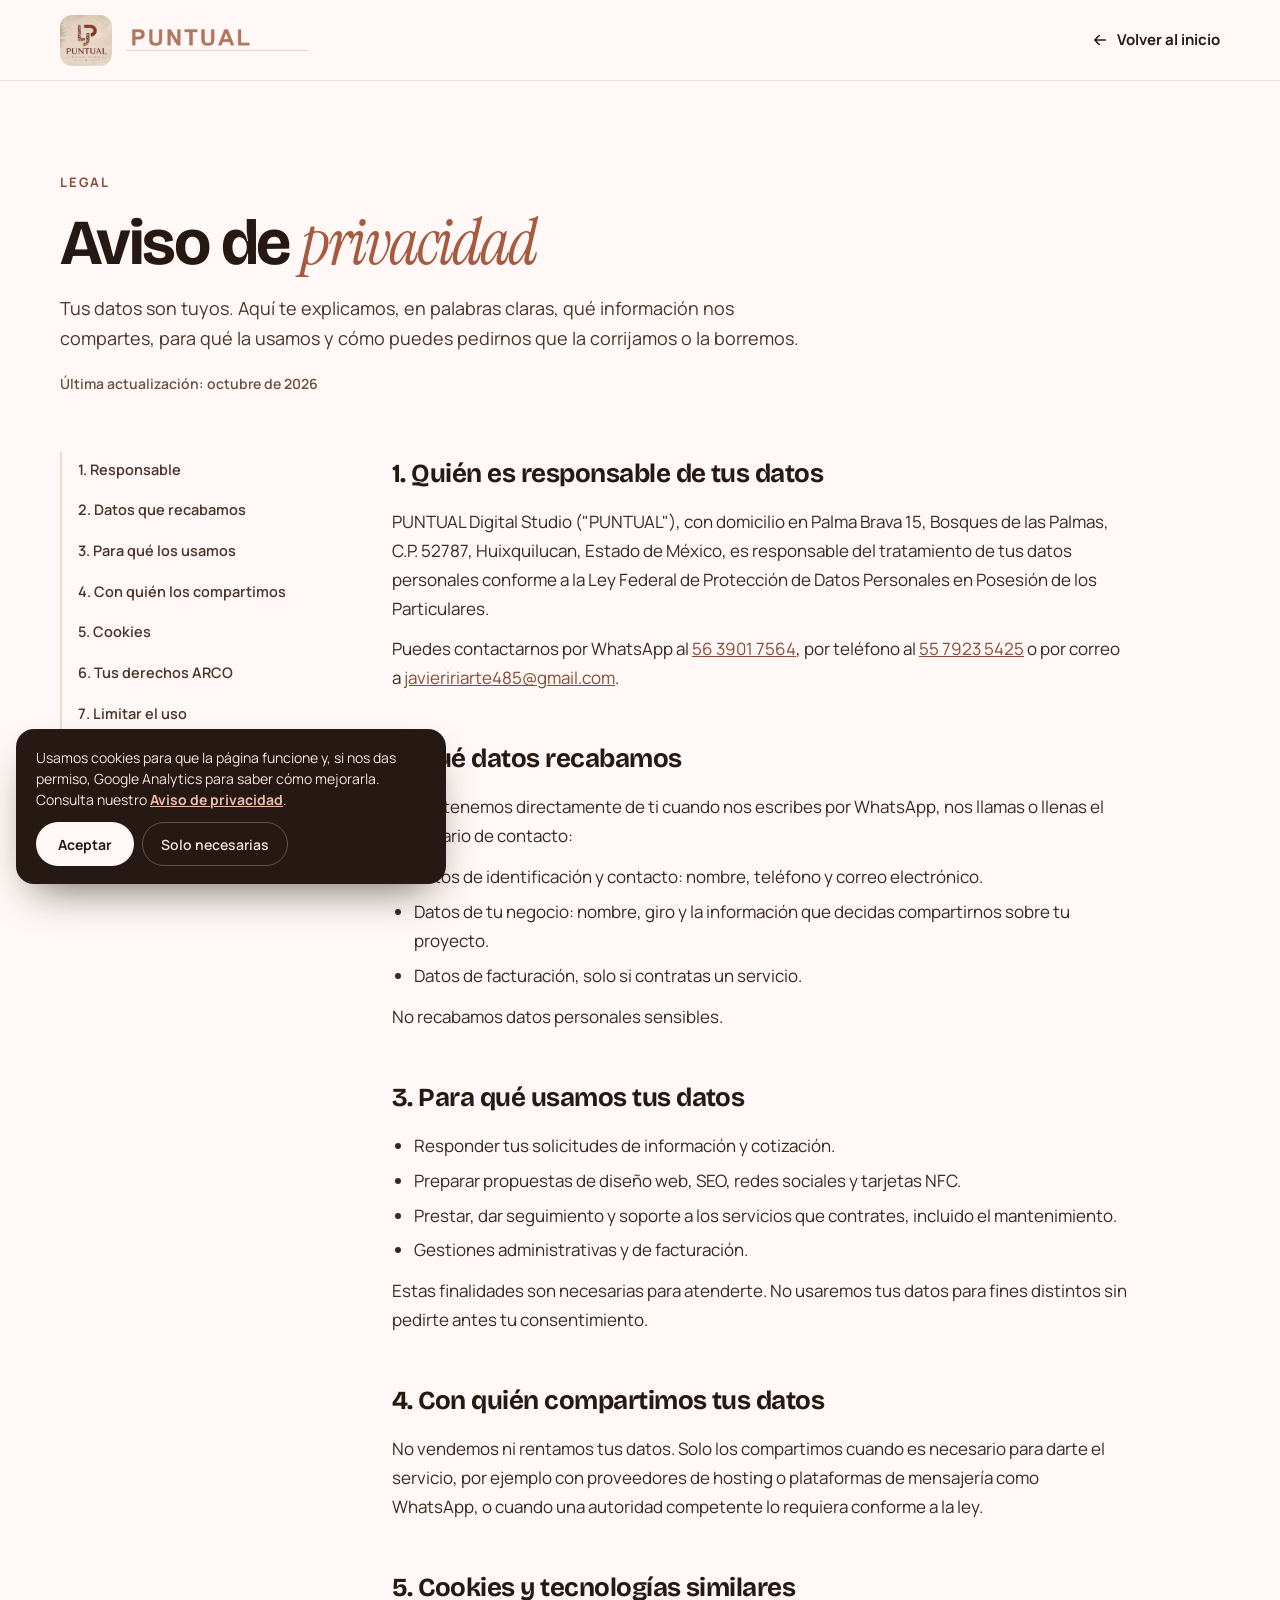
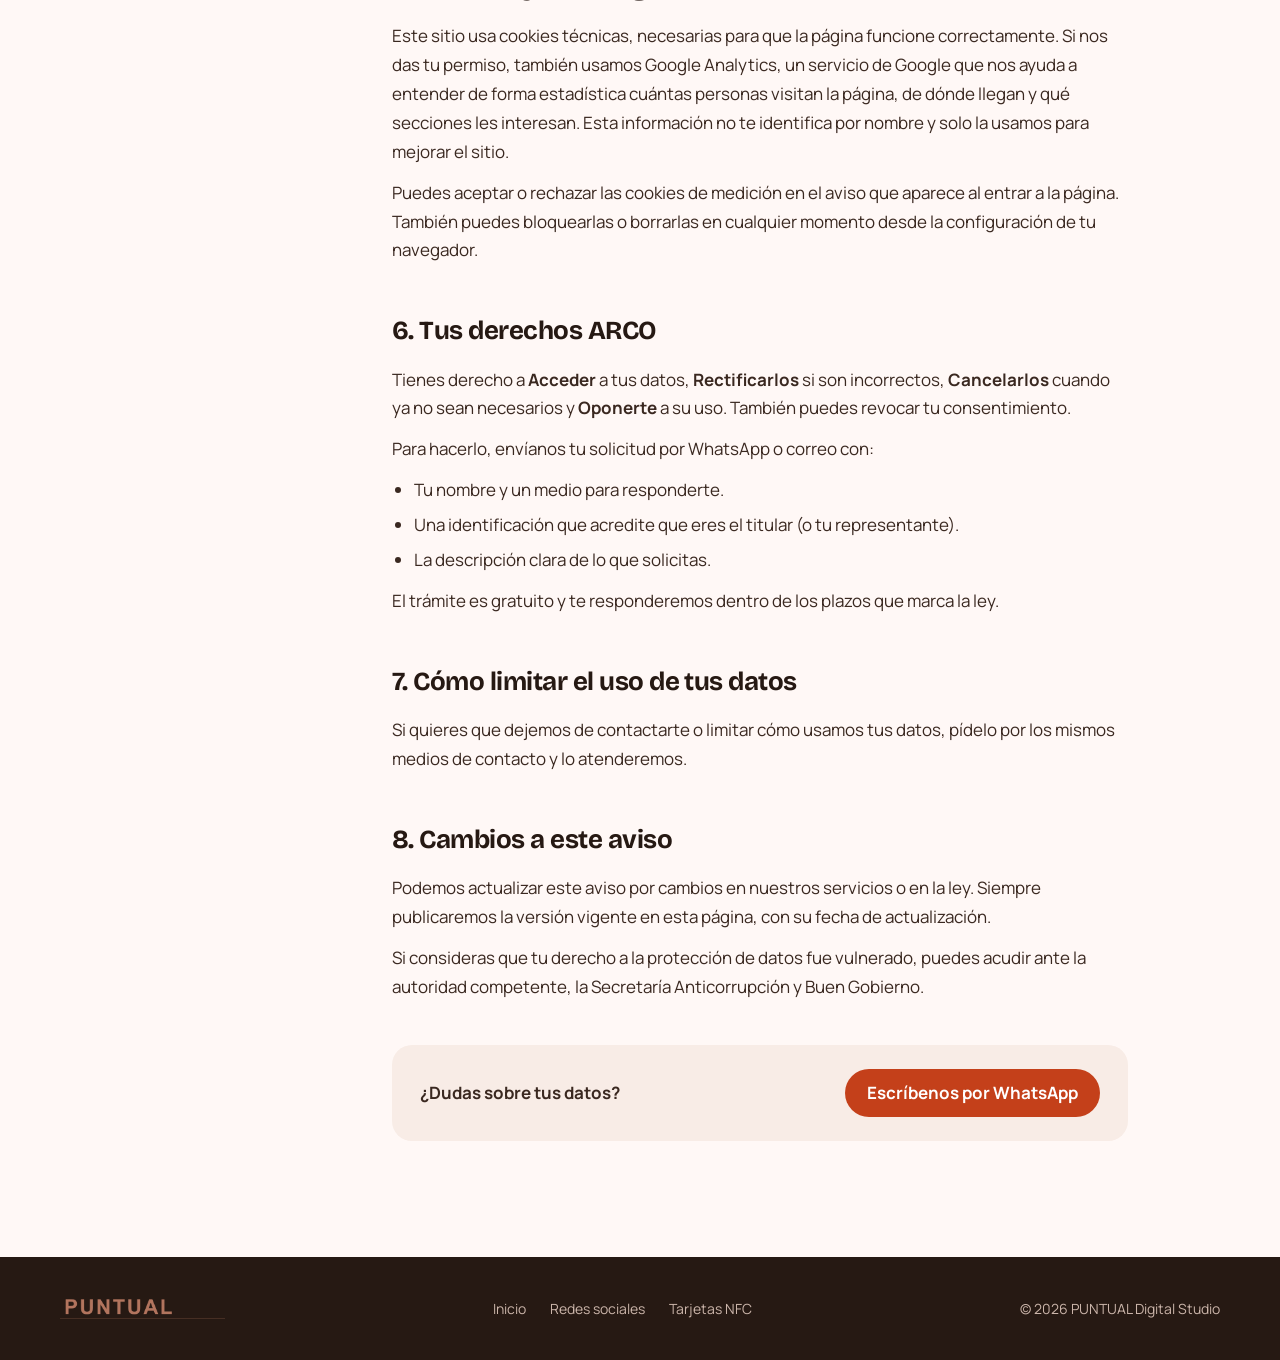
<file: privacidad.html>
<!doctype html>
<html lang="es-MX">
<head>
<script>
  // Consentimiento por defecto: todo negado hasta que el visitante acepte.
  window.dataLayer = window.dataLayer || [];
  function gtag(){dataLayer.push(arguments);}
  var puntualConsent = null;
  try { puntualConsent = localStorage.getItem('puntual_cookies'); } catch (e) {}
  gtag('consent', 'default', {
    analytics_storage: puntualConsent === 'aceptadas' ? 'granted' : 'denied',
    ad_storage: 'denied',
    ad_user_data: 'denied',
    ad_personalization: 'denied',
    wait_for_update: 500
  });
</script>
<!-- Google Tag Manager -->
<script>(function(w,d,s,l,i){w[l]=w[l]||[];w[l].push({'gtm.start':
new Date().getTime(),event:'gtm.js'});var f=d.getElementsByTagName(s)[0],
j=d.createElement(s),dl=l!='dataLayer'?'&l='+l:'';j.async=true;j.src=
'https://www.googletagmanager.com/gtm.js?id='+i+dl;f.parentNode.insertBefore(j,f);
})(window,document,'script','dataLayer','GTM-W88TRM54');</script>
<!-- End Google Tag Manager -->
<meta charset="utf-8">
<meta name="viewport" content="width=device-width, initial-scale=1.0">
<link rel="canonical" href="https://www.puntualdigitalstudio.com.mx/privacidad.html">
<meta property="og:type" content="website">
<meta property="og:site_name" content="PUNTUAL Digital Studio">
<meta property="og:locale" content="es_MX">
<meta property="og:title" content="Aviso de privacidad | PUNTUAL Digital Studio">
<meta property="og:description" content="Aviso de privacidad integral de PUNTUAL Digital Studio conforme a la Ley Federal de Protección de Datos Personales en Posesión de los Particulares.">
<meta property="og:url" content="https://www.puntualdigitalstudio.com.mx/privacidad.html">
<meta property="og:image" content="https://www.puntualdigitalstudio.com.mx/images/hero-banner.jpg">
<meta name="twitter:card" content="summary_large_image">
<meta name="theme-color" content="#261913">
<link rel="icon" type="image/png" sizes="32x32" href="/images/favicon-32x32.png">
<link rel="icon" type="image/png" sizes="16x16" href="/images/favicon-16x16.png">
<link rel="apple-touch-icon" sizes="180x180" href="/images/apple-touch-icon.png">
<title>Aviso de privacidad | PUNTUAL Digital Studio</title>
<meta name="description" content="Aviso de privacidad integral de PUNTUAL Digital Studio conforme a la Ley Federal de Protección de Datos Personales en Posesión de los Particulares.">
<meta name="robots" content="index, follow">
<link rel="preconnect" href="https://fonts.googleapis.com">
<link href="https://fonts.googleapis.com/css2?family=Bricolage+Grotesque:opsz,wght@12..96,600;12..96,700&family=Instrument+Serif:ital@0;1&family=Manrope:wght@400;500;600;700&display=swap" rel="stylesheet">
<style>
body{margin:0;background:#FFF8F6}
*{box-sizing:border-box}
html{scroll-behavior:smooth}
a{color:#8A4A35}a:hover{color:#261913}
.lnk{text-decoration:none;transition:color .2s ease}
.lnk:hover{color:#C4401A}
.btn{transition:transform .2s ease}
.btn:hover{transform:translateY(-2px)}
@media (max-width:860px){.navlinks{display:none !important}.toc{display:none !important}}
</style>
</head>
<body>
<!-- Google Tag Manager (noscript) -->
<noscript><iframe src="https://www.googletagmanager.com/ns.html?id=GTM-W88TRM54"
height="0" width="0" style="display:none;visibility:hidden"></iframe></noscript>
<!-- End Google Tag Manager (noscript) -->
<div style="font-family: 'Manrope', 'Helvetica Neue', system-ui, sans-serif; color: #261913; background: #FFF8F6; font-size: 17px; line-height: 1.7; -webkit-font-smoothing: antialiased">

<header style="position: sticky; top: 0; z-index: 30; background: rgba(255,248,246,0.92); backdrop-filter: blur(10px); border-bottom: 1px solid #EFDCD3">
  <nav aria-label="Principal" style="max-width: 1240px; margin: 0 auto; padding: 14px clamp(16px, 4vw, 40px); display: flex; align-items: center; justify-content: space-between; gap: 24px">
    <a href="/" aria-label="PUNTUAL Digital Studio, inicio" style="display: flex; align-items: center; gap: 14px; height: 52px"><img src="/images/puntual-logo.webp" alt="" width="52" height="51" style="width: 52px; height: 51px; border-radius: 12px; object-fit: cover; display: block"><img src="/images/puntual-wordmark.webp" alt="PUNTUAL Digital Studio" width="190" height="23" style="height: 22px; width: auto; display: block"></a>
    <a class="lnk" href="/" style="display: inline-flex; align-items: center; gap: 8px; min-height: 44px; font-weight: 700; font-size: 15px; color: #261913"><svg aria-hidden="true" width="18" height="18" viewBox="0 0 24 24" fill="none" stroke="currentColor" stroke-width="2" stroke-linecap="round" stroke-linejoin="round"><path d="M19 12H5M11 6l-6 6 6 6"></path></svg>Volver al inicio</a>
  </nav>
</header>

<main style="max-width: 1240px; margin: 0 auto; padding: clamp(48px, 7vw, 96px) clamp(16px, 4vw, 40px) clamp(72px, 9vw, 120px); display: flex; flex-direction: column; gap: 56px">
  <div style="display: flex; flex-direction: column; gap: 18px; max-width: 48rem">
    <p style="margin: 0; font-size: 13px; font-weight: 700; letter-spacing: 0.14em; text-transform: uppercase; color: #8A4A35">Legal</p>
    <h1 style="margin: 0; font-family: 'Bricolage Grotesque', sans-serif; font-weight: 700; font-size: clamp(2.6rem, 5vw, 4.4rem); line-height: 1; letter-spacing: -0.035em">Aviso de <span style="font-family: 'Instrument Serif', Georgia, serif; font-style: italic; font-weight: 400; color: #A85A3F">privacidad</span></h1>
    <p style="margin: 0; color: #4A3329; font-size: 18px">Tus datos son tuyos. Aquí te explicamos, en palabras claras, qué información nos compartes, para qué la usamos y cómo puedes pedirnos que la corrijamos o la borremos.</p>
    <p style="margin: 0; font-size: 14px; font-weight: 600; color: #6B4F43">Última actualización: octubre de 2026</p>
  </div>

  <div style="display: flex; flex-wrap: wrap; gap: 48px 72px; align-items: flex-start">
    <nav class="toc" aria-label="Contenido del aviso" style="flex: 1 1 220px; max-width: 260px; position: sticky; top: 110px; display: flex; flex-direction: column; gap: 4px; font-size: 14.5px; font-weight: 600; padding-left: 16px; border-left: 2px solid #EBDAD2">
      <a class="lnk" href="#responsable" style="color: #4A3329; padding: 6px 0">1. Responsable</a>
      <a class="lnk" href="#datos" style="color: #4A3329; padding: 6px 0">2. Datos que recabamos</a>
      <a class="lnk" href="#finalidades" style="color: #4A3329; padding: 6px 0">3. Para qué los usamos</a>
      <a class="lnk" href="#transferencias" style="color: #4A3329; padding: 6px 0">4. Con quién los compartimos</a>
      <a class="lnk" href="#cookies" style="color: #4A3329; padding: 6px 0">5. Cookies</a>
      <a class="lnk" href="#arco" style="color: #4A3329; padding: 6px 0">6. Tus derechos ARCO</a>
      <a class="lnk" href="#limitar" style="color: #4A3329; padding: 6px 0">7. Limitar el uso</a>
      <a class="lnk" href="#cambios" style="color: #4A3329; padding: 6px 0">8. Cambios al aviso</a>
    </nav>

    <article style="flex: 999 1 560px; min-width: 0; max-width: 46rem; display: flex; flex-direction: column; gap: 44px; color: #3A2820">
      <section id="responsable" style="display: flex; flex-direction: column; gap: 12px">
        <h2 style="margin: 0; font-family: 'Bricolage Grotesque', sans-serif; font-weight: 700; font-size: 26px; letter-spacing: -0.02em; color: #261913">1. Quién es responsable de tus datos</h2>
        <p style="margin: 0">PUNTUAL Digital Studio ("PUNTUAL"), con domicilio en Palma Brava 15, Bosques de las Palmas, C.P. 52787, Huixquilucan, Estado de México, es responsable del tratamiento de tus datos personales conforme a la Ley Federal de Protección de Datos Personales en Posesión de los Particulares.</p>
        <p style="margin: 0">Puedes contactarnos por WhatsApp al <a href="https://wa.me/525639017564" target="_blank" rel="noopener">56 3901 7564</a>, por teléfono al <a href="tel:+525579235425">55 7923 5425</a> o por correo a <a href="mailto:javieririarte485@gmail.com">javieririarte485@gmail.com</a>.</p>
      </section>

      <section id="datos" style="display: flex; flex-direction: column; gap: 12px">
        <h2 style="margin: 0; font-family: 'Bricolage Grotesque', sans-serif; font-weight: 700; font-size: 26px; letter-spacing: -0.02em; color: #261913">2. Qué datos recabamos</h2>
        <p style="margin: 0">Los obtenemos directamente de ti cuando nos escribes por WhatsApp, nos llamas o llenas el formulario de contacto:</p>
        <ul style="margin: 0; padding-left: 22px; display: flex; flex-direction: column; gap: 6px">
          <li>Datos de identificación y contacto: nombre, teléfono y correo electrónico.</li>
          <li>Datos de tu negocio: nombre, giro y la información que decidas compartirnos sobre tu proyecto.</li>
          <li>Datos de facturación, solo si contratas un servicio.</li>
        </ul>
        <p style="margin: 0">No recabamos datos personales sensibles.</p>
      </section>

      <section id="finalidades" style="display: flex; flex-direction: column; gap: 12px">
        <h2 style="margin: 0; font-family: 'Bricolage Grotesque', sans-serif; font-weight: 700; font-size: 26px; letter-spacing: -0.02em; color: #261913">3. Para qué usamos tus datos</h2>
        <ul style="margin: 0; padding-left: 22px; display: flex; flex-direction: column; gap: 6px">
          <li>Responder tus solicitudes de información y cotización.</li>
          <li>Preparar propuestas de diseño web, SEO, redes sociales y tarjetas NFC.</li>
          <li>Prestar, dar seguimiento y soporte a los servicios que contrates, incluido el mantenimiento.</li>
          <li>Gestiones administrativas y de facturación.</li>
        </ul>
        <p style="margin: 0">Estas finalidades son necesarias para atenderte. No usaremos tus datos para fines distintos sin pedirte antes tu consentimiento.</p>
      </section>

      <section id="transferencias" style="display: flex; flex-direction: column; gap: 12px">
        <h2 style="margin: 0; font-family: 'Bricolage Grotesque', sans-serif; font-weight: 700; font-size: 26px; letter-spacing: -0.02em; color: #261913">4. Con quién compartimos tus datos</h2>
        <p style="margin: 0">No vendemos ni rentamos tus datos. Solo los compartimos cuando es necesario para darte el servicio, por ejemplo con proveedores de hosting o plataformas de mensajería como WhatsApp, o cuando una autoridad competente lo requiera conforme a la ley.</p>
      </section>

      <section id="cookies" style="display: flex; flex-direction: column; gap: 12px">
        <h2 style="margin: 0; font-family: 'Bricolage Grotesque', sans-serif; font-weight: 700; font-size: 26px; letter-spacing: -0.02em; color: #261913">5. Cookies y tecnologías similares</h2>
        <p style="margin: 0">Este sitio usa cookies técnicas, necesarias para que la página funcione correctamente. Si nos das tu permiso, también usamos Google Analytics, un servicio de Google que nos ayuda a entender de forma estadística cuántas personas visitan la página, de dónde llegan y qué secciones les interesan. Esta información no te identifica por nombre y solo la usamos para mejorar el sitio.</p>
        <p style="margin: 0">Puedes aceptar o rechazar las cookies de medición en el aviso que aparece al entrar a la página. También puedes bloquearlas o borrarlas en cualquier momento desde la configuración de tu navegador.</p>
      </section>

      <section id="arco" style="display: flex; flex-direction: column; gap: 12px">
        <h2 style="margin: 0; font-family: 'Bricolage Grotesque', sans-serif; font-weight: 700; font-size: 26px; letter-spacing: -0.02em; color: #261913">6. Tus derechos ARCO</h2>
        <p style="margin: 0">Tienes derecho a <strong>Acceder</strong> a tus datos, <strong>Rectificarlos</strong> si son incorrectos, <strong>Cancelarlos</strong> cuando ya no sean necesarios y <strong>Oponerte</strong> a su uso. También puedes revocar tu consentimiento.</p>
        <p style="margin: 0">Para hacerlo, envíanos tu solicitud por WhatsApp o correo con:</p>
        <ul style="margin: 0; padding-left: 22px; display: flex; flex-direction: column; gap: 6px">
          <li>Tu nombre y un medio para responderte.</li>
          <li>Una identificación que acredite que eres el titular (o tu representante).</li>
          <li>La descripción clara de lo que solicitas.</li>
        </ul>
        <p style="margin: 0">El trámite es gratuito y te responderemos dentro de los plazos que marca la ley.</p>
      </section>

      <section id="limitar" style="display: flex; flex-direction: column; gap: 12px">
        <h2 style="margin: 0; font-family: 'Bricolage Grotesque', sans-serif; font-weight: 700; font-size: 26px; letter-spacing: -0.02em; color: #261913">7. Cómo limitar el uso de tus datos</h2>
        <p style="margin: 0">Si quieres que dejemos de contactarte o limitar cómo usamos tus datos, pídelo por los mismos medios de contacto y lo atenderemos.</p>
      </section>

      <section id="cambios" style="display: flex; flex-direction: column; gap: 12px">
        <h2 style="margin: 0; font-family: 'Bricolage Grotesque', sans-serif; font-weight: 700; font-size: 26px; letter-spacing: -0.02em; color: #261913">8. Cambios a este aviso</h2>
        <p style="margin: 0">Podemos actualizar este aviso por cambios en nuestros servicios o en la ley. Siempre publicaremos la versión vigente en esta página, con su fecha de actualización.</p>
        <p style="margin: 0">Si consideras que tu derecho a la protección de datos fue vulnerado, puedes acudir ante la autoridad competente, la Secretaría Anticorrupción y Buen Gobierno.</p>
      </section>

      <div style="display: flex; flex-wrap: wrap; align-items: center; justify-content: space-between; gap: 16px; padding: 24px 28px; border-radius: 20px; background: #F8ECE6">
        <span style="font-weight: 700">¿Dudas sobre tus datos?</span>
        <a class="btn" href="https://wa.me/525639017564?text=Hola%20PUNTUAL%2C%20tengo%20una%20duda%20sobre%20mis%20datos%20personales." target="_blank" rel="noopener" style="display: inline-flex; align-items: center; min-height: 48px; padding: 0 22px; border-radius: 999px; background: #C4401A; color: #FFFFFF; font-weight: 700; text-decoration: none">Escríbenos por WhatsApp</a>
      </div>
    </article>
  </div>
</main>

<footer style="background: #261913; color: #CBB5AA">
  <div style="max-width: 1240px; margin: 0 auto; padding: 40px clamp(16px, 4vw, 40px); display: flex; flex-wrap: wrap; justify-content: space-between; align-items: center; gap: 20px; font-size: 14px">
    <img src="/images/puntual-wordmark.webp" alt="PUNTUAL Digital Studio" width="170" height="20" style="height: 20px; width: auto">
    <div style="display: flex; flex-wrap: wrap; gap: 8px 24px">
      <a class="lnk" href="/" style="color: #CBB5AA">Inicio</a>
      <a class="lnk" href="/redes-sociales.html" style="color: #CBB5AA">Redes sociales</a>
      <a class="lnk" href="/tarjetas-nfc.html" style="color: #CBB5AA">Tarjetas NFC</a>
    </div>
    <span>© 2026 PUNTUAL Digital Studio</span>
  </div>
</footer>

</div>
<div id="aviso-cookies" role="region" aria-label="Aviso de privacidad"
  style="position:fixed;left:16px;bottom:16px;z-index:49;width:min(430px,calc(100% - 108px));display:none;flex-direction:column;gap:12px;padding:18px 20px;border-radius:18px;background:#261913;color:#F3E4DC;box-shadow:0 20px 44px -18px rgba(38,25,19,.7);font:14px/1.5 Manrope,system-ui,sans-serif">
  <p style="margin:0">Usamos cookies para que la página funcione y, si nos das permiso, Google Analytics para saber cómo mejorarla. Consulta nuestro <a href="/privacidad.html" style="color:#F0BCA6;font-weight:700">Aviso de privacidad</a>.</p>
  <div style="display:flex;flex-wrap:wrap;gap:8px">
    <button type="button" id="cookies-aceptar" style="min-height:44px;padding:0 22px;border:0;border-radius:999px;background:#FFF8F6;color:#261913;font:inherit;font-weight:700;cursor:pointer">Aceptar</button>
    <button type="button" id="cookies-rechazar" style="min-height:44px;padding:0 18px;border:1px solid #6B5248;border-radius:999px;background:transparent;color:#F3E4DC;font:inherit;font-weight:600;cursor:pointer">Solo necesarias</button>
  </div>
</div>
<script>
  (function () {
    var aviso = document.getElementById('aviso-cookies');
    var guardado = null;
    try { guardado = localStorage.getItem('puntual_cookies'); } catch (e) {}
    if (!guardado) aviso.style.display = 'flex';

    function elegir(valor) {
      try { localStorage.setItem('puntual_cookies', valor); } catch (e) {}
      if (valor === 'aceptadas') {
        gtag('consent', 'update', { analytics_storage: 'granted' });
        dataLayer.push({ event: 'cookies_aceptadas' });
      }
      aviso.style.display = 'none';
    }
    document.getElementById('cookies-aceptar').addEventListener('click', function () { elegir('aceptadas'); });
    document.getElementById('cookies-rechazar').addEventListener('click', function () { elegir('rechazadas'); });
  })();
</script>

</body>
</html>
</file>
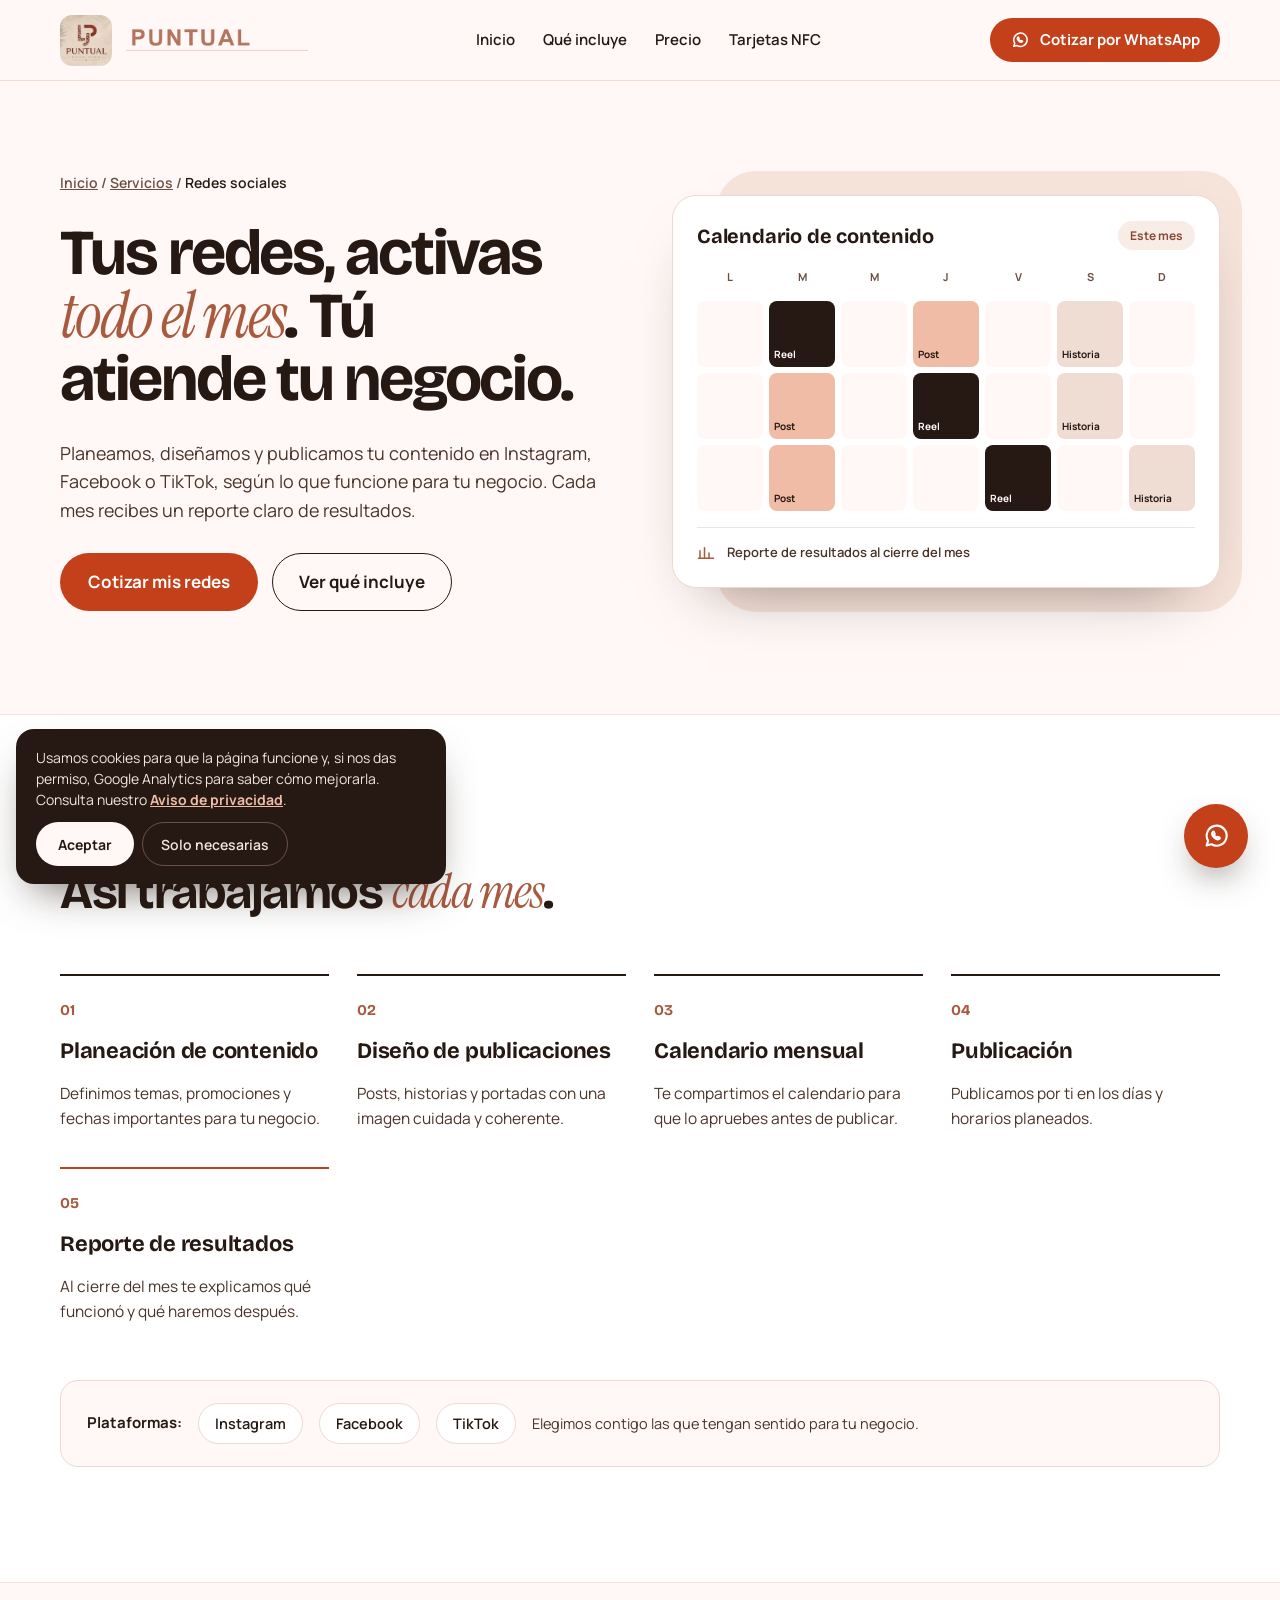
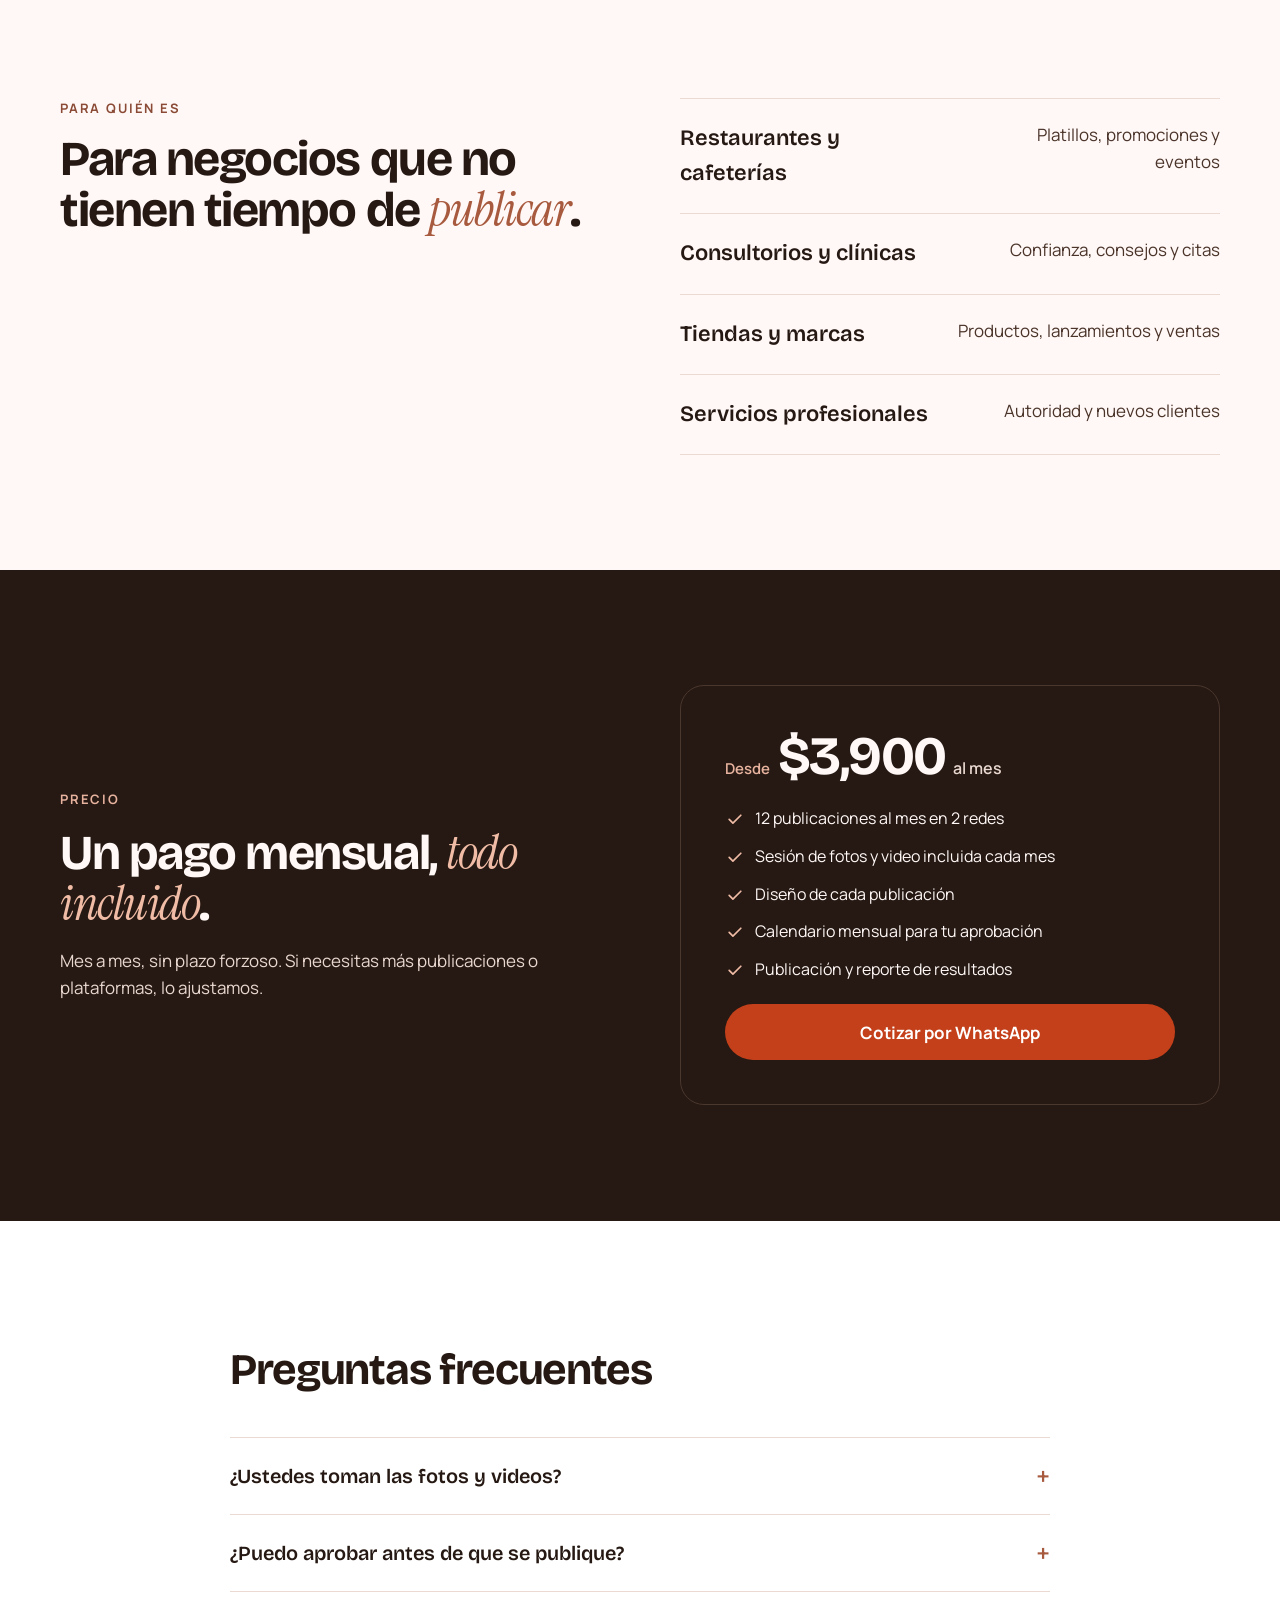
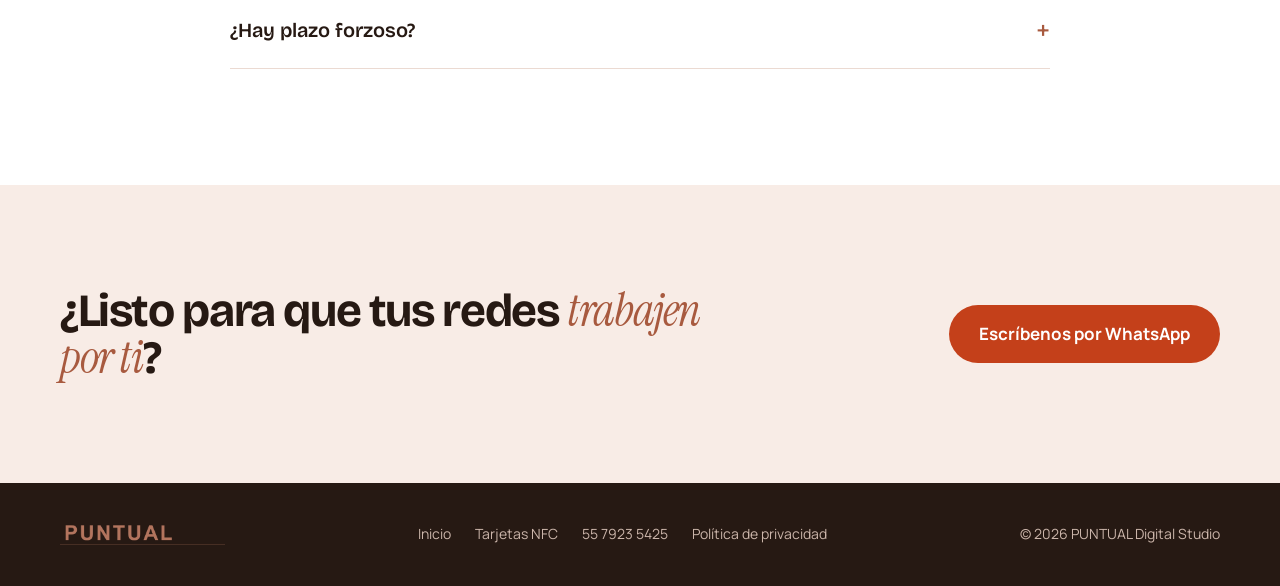
<file: redes-sociales.html>
<!doctype html>
<html lang="es-MX">
<head>
<script>
  // Consentimiento por defecto: todo negado hasta que el visitante acepte.
  window.dataLayer = window.dataLayer || [];
  function gtag(){dataLayer.push(arguments);}
  var puntualConsent = null;
  try { puntualConsent = localStorage.getItem('puntual_cookies'); } catch (e) {}
  gtag('consent', 'default', {
    analytics_storage: puntualConsent === 'aceptadas' ? 'granted' : 'denied',
    ad_storage: 'denied',
    ad_user_data: 'denied',
    ad_personalization: 'denied',
    wait_for_update: 500
  });
</script>
<!-- Google Tag Manager -->
<script>(function(w,d,s,l,i){w[l]=w[l]||[];w[l].push({'gtm.start':
new Date().getTime(),event:'gtm.js'});var f=d.getElementsByTagName(s)[0],
j=d.createElement(s),dl=l!='dataLayer'?'&l='+l:'';j.async=true;j.src=
'https://www.googletagmanager.com/gtm.js?id='+i+dl;f.parentNode.insertBefore(j,f);
})(window,document,'script','dataLayer','GTM-W88TRM54');</script>
<!-- End Google Tag Manager -->
<meta charset="utf-8">
<meta name="viewport" content="width=device-width, initial-scale=1.0">
<link rel="canonical" href="https://www.puntualdigitalstudio.com.mx/redes-sociales.html">
<meta property="og:type" content="website">
<meta property="og:site_name" content="PUNTUAL Digital Studio">
<meta property="og:locale" content="es_MX">
<meta property="og:title" content="Manejo de redes sociales para negocios en CDMX | PUNTUAL Digital Studio">
<meta property="og:description" content="Planeación de contenido, diseño de publicaciones, calendario mensual, publicación y reporte de resultados en Instagram, Facebook y TikTok. Cotiza por WhatsApp.">
<meta property="og:url" content="https://www.puntualdigitalstudio.com.mx/redes-sociales.html">
<meta property="og:image" content="https://www.puntualdigitalstudio.com.mx/images/hero-banner.jpg">
<meta name="twitter:card" content="summary_large_image">
<meta name="theme-color" content="#261913">
<link rel="icon" type="image/png" sizes="32x32" href="/images/favicon-32x32.png">
<link rel="icon" type="image/png" sizes="16x16" href="/images/favicon-16x16.png">
<link rel="apple-touch-icon" sizes="180x180" href="/images/apple-touch-icon.png">
<title>Manejo de redes sociales para negocios en CDMX | PUNTUAL Digital Studio</title>
<meta name="description" content="Planeación de contenido, diseño de publicaciones, calendario mensual, publicación y reporte de resultados en Instagram, Facebook y TikTok. Cotiza por WhatsApp.">
<script type="application/ld+json">{"@context":"https://schema.org","@type":"Service","name":"Manejo de redes sociales","serviceType":"Social media management","provider":{"@type":"ProfessionalService","name":"PUNTUAL Digital Studio","telephone":"+52 55 7923 5425","url":"https://www.puntualdigitalstudio.com.mx/"},"areaServed":"México"}</script>
<link rel="preconnect" href="https://fonts.googleapis.com">
<link href="https://fonts.googleapis.com/css2?family=Bricolage+Grotesque:opsz,wght@12..96,500;12..96,600;12..96,700;12..96,800&family=Instrument+Serif:ital@0;1&family=Manrope:wght@400;500;600;700&display=swap" rel="stylesheet">
<style>
body{margin:0;background:#FFF8F6}
*{box-sizing:border-box}
html{scroll-behavior:smooth}
a{color:#8A4A35}a:hover{color:#261913}
.btn{transition:transform .2s ease, box-shadow .2s ease}
.btn:hover{transform:translateY(-2px);box-shadow:0 10px 24px -12px rgba(38,25,19,.55)}
.lnk{text-decoration:none;transition:color .2s ease}
.lnk:hover{color:#C4401A}
details summary{list-style:none;cursor:pointer}
details summary::-webkit-details-marker{display:none}
details[open] .plus{transform:rotate(45deg)}
.plus{transition:transform .25s ease}
@keyframes rv{from{opacity:0;transform:translateY(28px)}to{opacity:1;transform:none}}
@media (prefers-reduced-motion:no-preference){@supports (animation-timeline: view()){.rv{animation:rv linear both;animation-timeline:view();animation-range:entry 0% entry 30%}}}
@media (max-width:860px){.navlinks{display:none !important}}
@media (max-width:560px){.hide-xs{display:none !important}}
</style>
</head>
<body>
<!-- Google Tag Manager (noscript) -->
<noscript><iframe src="https://www.googletagmanager.com/ns.html?id=GTM-W88TRM54"
height="0" width="0" style="display:none;visibility:hidden"></iframe></noscript>
<!-- End Google Tag Manager (noscript) -->
<div style="font-family: 'Manrope', 'Helvetica Neue', system-ui, sans-serif; color: #261913; background: #FFF8F6; font-size: 17px; line-height: 1.6; -webkit-font-smoothing: antialiased">

<header style="position: sticky; top: 0; z-index: 30; background: rgba(255,248,246,0.92); backdrop-filter: blur(10px); border-bottom: 1px solid #EFDCD3">
  <nav aria-label="Principal" style="max-width: 1240px; margin: 0 auto; padding: 14px clamp(16px, 4vw, 40px); display: flex; align-items: center; justify-content: space-between; gap: 24px">
    <a href="/" aria-label="PUNTUAL Digital Studio, inicio" style="display: flex; align-items: center; gap: 14px; height: 52px"><img src="/images/puntual-logo.webp" alt="" width="52" height="51" style="width: 52px; height: 51px; border-radius: 12px; object-fit: cover; display: block"><img src="/images/puntual-wordmark.webp" class="hide-xs" alt="PUNTUAL Digital Studio" width="190" height="23" style="height: 22px; width: auto; display: block"></a>
    <div class="navlinks" style="display: flex; align-items: center; gap: 28px; font-size: 15px; font-weight: 600">
      <a class="lnk" href="/" style="color: #261913">Inicio</a>
      <a class="lnk" href="#incluye" style="color: #261913">Qué incluye</a>
      <a class="lnk" href="#precio" style="color: #261913">Precio</a>
      <a class="lnk" href="/tarjetas-nfc.html" style="color: #261913">Tarjetas NFC</a>
    </div>
    <a class="btn" href="https://wa.me/525639017564?text=Hola%20PUNTUAL%2C%20quiero%20cotizar%20el%20manejo%20de%20redes%20sociales%20de%20mi%20negocio." target="_blank" rel="noopener" style="display: inline-flex; align-items: center; gap: 10px; min-height: 44px; padding: 0 20px; border-radius: 999px; background: #C4401A; color: #FFFFFF; font-weight: 700; font-size: 15px; text-decoration: none; white-space: nowrap">
      <svg aria-hidden="true" width="20" height="20" viewBox="0 0 24 24" fill="none" stroke="currentColor" stroke-width="1.8" stroke-linecap="round" stroke-linejoin="round"><path d="M4.5 19.5l1.2-3.6A8 8 0 1 1 8.4 18.6z"></path><path d="M9.3 9c.3-.6.9-.6 1.1-.1l.5 1.2c.1.3 0 .6-.2.8l-.3.3c.4.9 1.1 1.6 2 2l.3-.3c.2-.2.5-.3.8-.2l1.2.5c.5.2.5.8-.1 1.1-.7.4-1.5.6-2.3.2a7 7 0 0 1-3.3-3.3c-.3-.8-.2-1.6.3-2.2z"></path></svg>
      Cotizar por WhatsApp
    </a>
  </nav>
</header>

<main>
<section aria-labelledby="redes-title" style="max-width: 1240px; margin: 0 auto; padding: clamp(48px, 7vw, 96px) clamp(16px, 4vw, 40px) clamp(64px, 8vw, 112px); display: grid; grid-template-columns: repeat(auto-fit, minmax(min(500px, 100%), 1fr)); gap: clamp(40px, 5vw, 72px); align-items: center">
  <div style="display: flex; flex-direction: column; gap: 28px">
    <nav aria-label="Ruta" style="font-size: 14px; font-weight: 600; color: #6B4F43"><a href="/" style="color: #6B4F43">Inicio</a> / <a href="/" style="color: #6B4F43">Servicios</a> / <span style="color: #261913">Redes sociales</span></nav>
    <h1 id="redes-title" style="margin: 0; font-family: 'Bricolage Grotesque', 'Helvetica Neue', sans-serif; font-weight: 700; font-size: clamp(2.6rem, 5vw, 4.7rem); line-height: 0.98; letter-spacing: -0.035em; text-wrap: balance">Tus redes, activas <span style="font-family: 'Instrument Serif', Georgia, serif; font-style: italic; font-weight: 400; color: #A85A3F">todo el mes</span>. Tú atiende tu negocio.</h1>
    <p style="margin: 0; max-width: 34rem; font-size: clamp(1.05rem, 1.4vw, 1.2rem); color: #4A3329">Planeamos, diseñamos y publicamos tu contenido en Instagram, Facebook o TikTok, según lo que funcione para tu negocio. Cada mes recibes un reporte claro de resultados.</p>
    <div style="display: flex; flex-wrap: wrap; gap: 14px">
      <a class="btn" href="https://wa.me/525639017564?text=Hola%20PUNTUAL%2C%20quiero%20cotizar%20el%20manejo%20de%20redes%20sociales%20de%20mi%20negocio." target="_blank" rel="noopener" style="display: inline-flex; align-items: center; gap: 12px; min-height: 58px; padding: 0 28px; border-radius: 999px; background: #C4401A; color: #FFFFFF; font-weight: 700; font-size: 17px; text-decoration: none">Cotizar mis redes</a>
      <a class="btn" href="#incluye" style="display: inline-flex; align-items: center; min-height: 58px; padding: 0 26px; border-radius: 999px; border: 1.5px solid #261913; color: #261913; font-weight: 700; font-size: 17px; text-decoration: none">Ver qué incluye</a>
    </div>
  </div>

  <!-- Calendario mensual (ilustración) -->
  <div role="img" aria-label="Ilustración de un calendario mensual de publicaciones" style="position: relative; padding: 24px 0">
    <div aria-hidden="true" style="position: absolute; inset: 0 -4% 0 8%; background: #F6E3DA; border-radius: 40px"></div>
    <div style="position: relative; background: #FFFFFF; border: 1px solid #EBDAD2; border-radius: 24px; padding: 24px; box-shadow: 0 30px 60px -36px rgba(38,25,19,0.5); display: flex; flex-direction: column; gap: 16px">
      <div style="display: flex; justify-content: space-between; align-items: center">
        <strong style="font-family: 'Bricolage Grotesque', sans-serif; font-size: 20px; letter-spacing: -0.01em">Calendario de contenido</strong>
        <span style="padding: 5px 12px; border-radius: 999px; background: #F8ECE6; font-size: 12px; font-weight: 700; color: #8A4A35">Este mes</span>
      </div>
      <div style="display: grid; grid-template-columns: repeat(7, minmax(0, 1fr)); gap: 6px; font-size: 11px; font-weight: 700; color: #6B4F43; text-align: center">
        <span>L</span><span>M</span><span>M</span><span>J</span><span>V</span><span>S</span><span>D</span>
      </div>
      <div style="display: grid; grid-template-columns: repeat(7, minmax(0, 1fr)); gap: 6px">
        <span style="aspect-ratio: 1; border-radius: 8px; background: #FFF8F6; display: block"></span>
        <span style="aspect-ratio: 1; border-radius: 8px; background: #261913; color: #FFF8F6; font-size: 10px; font-weight: 700; display: flex; align-items: flex-end; padding: 5px">Reel</span>
        <span style="aspect-ratio: 1; border-radius: 8px; background: #FFF8F6; display: block"></span>
        <span style="aspect-ratio: 1; border-radius: 8px; background: #F0BCA6; font-size: 10px; font-weight: 700; display: flex; align-items: flex-end; padding: 5px">Post</span>
        <span style="aspect-ratio: 1; border-radius: 8px; background: #FFF8F6; display: block"></span>
        <span style="aspect-ratio: 1; border-radius: 8px; background: #EFDCD3; font-size: 10px; font-weight: 700; display: flex; align-items: flex-end; padding: 5px">Historia</span>
        <span style="aspect-ratio: 1; border-radius: 8px; background: #FFF8F6; display: block"></span>
        <span style="aspect-ratio: 1; border-radius: 8px; background: #FFF8F6; display: block"></span>
        <span style="aspect-ratio: 1; border-radius: 8px; background: #F0BCA6; font-size: 10px; font-weight: 700; display: flex; align-items: flex-end; padding: 5px">Post</span>
        <span style="aspect-ratio: 1; border-radius: 8px; background: #FFF8F6; display: block"></span>
        <span style="aspect-ratio: 1; border-radius: 8px; background: #261913; color: #FFF8F6; font-size: 10px; font-weight: 700; display: flex; align-items: flex-end; padding: 5px">Reel</span>
        <span style="aspect-ratio: 1; border-radius: 8px; background: #FFF8F6; display: block"></span>
        <span style="aspect-ratio: 1; border-radius: 8px; background: #EFDCD3; font-size: 10px; font-weight: 700; display: flex; align-items: flex-end; padding: 5px">Historia</span>
        <span style="aspect-ratio: 1; border-radius: 8px; background: #FFF8F6; display: block"></span>
        <span style="aspect-ratio: 1; border-radius: 8px; background: #FFF8F6; display: block"></span>
        <span style="aspect-ratio: 1; border-radius: 8px; background: #F0BCA6; font-size: 10px; font-weight: 700; display: flex; align-items: flex-end; padding: 5px">Post</span>
        <span style="aspect-ratio: 1; border-radius: 8px; background: #FFF8F6; display: block"></span>
        <span style="aspect-ratio: 1; border-radius: 8px; background: #FFF8F6; display: block"></span>
        <span style="aspect-ratio: 1; border-radius: 8px; background: #261913; color: #FFF8F6; font-size: 10px; font-weight: 700; display: flex; align-items: flex-end; padding: 5px">Reel</span>
        <span style="aspect-ratio: 1; border-radius: 8px; background: #FFF8F6; display: block"></span>
        <span style="aspect-ratio: 1; border-radius: 8px; background: #EFDCD3; font-size: 10px; font-weight: 700; display: flex; align-items: flex-end; padding: 5px">Historia</span>
      </div>
      <div style="display: flex; align-items: center; gap: 12px; padding-top: 14px; border-top: 1px solid #F1E4DE; font-size: 13px; font-weight: 600; color: #4A3329">
        <svg aria-hidden="true" width="18" height="18" viewBox="0 0 24 24" fill="none" stroke="#A85A3F" stroke-width="2" stroke-linecap="round" stroke-linejoin="round"><path d="M4 19V9M10 19V5M16 19v-7M22 19H2"></path></svg>
        Reporte de resultados al cierre del mes
      </div>
    </div>
  </div>
</section>

<section id="incluye" aria-labelledby="incluye-title" style="background: #FFFFFF; border-top: 1px solid #F1E4DE; border-bottom: 1px solid #F1E4DE">
  <div style="max-width: 1240px; margin: 0 auto; padding: clamp(72px, 9vw, 120px) clamp(16px, 4vw, 40px); display: flex; flex-direction: column; gap: 56px">
    <div class="rv" style="display: flex; flex-direction: column; gap: 16px; max-width: 44rem">
      <p style="margin: 0; font-size: 13px; font-weight: 700; letter-spacing: 0.14em; text-transform: uppercase; color: #8A4A35">Qué incluye</p>
      <h2 id="incluye-title" style="margin: 0; font-family: 'Bricolage Grotesque', sans-serif; font-weight: 700; font-size: clamp(2.1rem, 3.8vw, 3.4rem); line-height: 1.02; letter-spacing: -0.03em; text-wrap: balance">Así trabajamos <span style="font-family: 'Instrument Serif', Georgia, serif; font-style: italic; font-weight: 400; color: #A85A3F">cada mes</span>.</h2>
    </div>
    <ol style="margin: 0; padding: 0; list-style: none; display: grid; grid-template-columns: repeat(auto-fit, minmax(min(210px, 100%), 1fr)); gap: 36px 28px">
      <li class="rv" style="display: flex; flex-direction: column; gap: 12px; padding-top: 22px; border-top: 2px solid #261913">
        <span style="font-family: 'Bricolage Grotesque', sans-serif; font-weight: 700; font-size: 15px; color: #A85A3F">01</span>
        <h3 style="margin: 0; font-family: 'Bricolage Grotesque', sans-serif; font-weight: 700; font-size: 22px; letter-spacing: -0.01em">Planeación de contenido</h3>
        <p style="margin: 0; color: #4A3329; font-size: 15.5px">Definimos temas, promociones y fechas importantes para tu negocio.</p>
      </li>
      <li class="rv" style="display: flex; flex-direction: column; gap: 12px; padding-top: 22px; border-top: 2px solid #261913">
        <span style="font-family: 'Bricolage Grotesque', sans-serif; font-weight: 700; font-size: 15px; color: #A85A3F">02</span>
        <h3 style="margin: 0; font-family: 'Bricolage Grotesque', sans-serif; font-weight: 700; font-size: 22px; letter-spacing: -0.01em">Diseño de publicaciones</h3>
        <p style="margin: 0; color: #4A3329; font-size: 15.5px">Posts, historias y portadas con una imagen cuidada y coherente.</p>
      </li>
      <li class="rv" style="display: flex; flex-direction: column; gap: 12px; padding-top: 22px; border-top: 2px solid #261913">
        <span style="font-family: 'Bricolage Grotesque', sans-serif; font-weight: 700; font-size: 15px; color: #A85A3F">03</span>
        <h3 style="margin: 0; font-family: 'Bricolage Grotesque', sans-serif; font-weight: 700; font-size: 22px; letter-spacing: -0.01em">Calendario mensual</h3>
        <p style="margin: 0; color: #4A3329; font-size: 15.5px">Te compartimos el calendario para que lo apruebes antes de publicar.</p>
      </li>
      <li class="rv" style="display: flex; flex-direction: column; gap: 12px; padding-top: 22px; border-top: 2px solid #261913">
        <span style="font-family: 'Bricolage Grotesque', sans-serif; font-weight: 700; font-size: 15px; color: #A85A3F">04</span>
        <h3 style="margin: 0; font-family: 'Bricolage Grotesque', sans-serif; font-weight: 700; font-size: 22px; letter-spacing: -0.01em">Publicación</h3>
        <p style="margin: 0; color: #4A3329; font-size: 15.5px">Publicamos por ti en los días y horarios planeados.</p>
      </li>
      <li class="rv" style="display: flex; flex-direction: column; gap: 12px; padding-top: 22px; border-top: 2px solid #C4401A">
        <span style="font-family: 'Bricolage Grotesque', sans-serif; font-weight: 700; font-size: 15px; color: #A85A3F">05</span>
        <h3 style="margin: 0; font-family: 'Bricolage Grotesque', sans-serif; font-weight: 700; font-size: 22px; letter-spacing: -0.01em">Reporte de resultados</h3>
        <p style="margin: 0; color: #4A3329; font-size: 15.5px">Al cierre del mes te explicamos qué funcionó y qué haremos después.</p>
      </li>
    </ol>
    <div class="rv" style="display: flex; flex-wrap: wrap; align-items: center; gap: 12px 16px; padding: 22px 26px; border-radius: 18px; background: #FFF8F6; border: 1px solid #EBDAD2">
      <strong style="font-size: 15px">Plataformas:</strong>
      <span style="padding: 8px 16px; border-radius: 999px; background: #FFFFFF; border: 1px solid #EBDAD2; font-size: 14.5px; font-weight: 600">Instagram</span>
      <span style="padding: 8px 16px; border-radius: 999px; background: #FFFFFF; border: 1px solid #EBDAD2; font-size: 14.5px; font-weight: 600">Facebook</span>
      <span style="padding: 8px 16px; border-radius: 999px; background: #FFFFFF; border: 1px solid #EBDAD2; font-size: 14.5px; font-weight: 600">TikTok</span>
      <span style="font-size: 14.5px; color: #4A3329">Elegimos contigo las que tengan sentido para tu negocio.</span>
    </div>
  </div>
</section>

<section aria-labelledby="para-title">
  <div style="max-width: 1240px; margin: 0 auto; padding: clamp(72px, 9vw, 120px) clamp(16px, 4vw, 40px); display: grid; grid-template-columns: repeat(auto-fit, minmax(min(420px, 100%), 1fr)); gap: 40px 80px; align-items: start">
    <div class="rv" style="display: flex; flex-direction: column; gap: 16px">
      <p style="margin: 0; font-size: 13px; font-weight: 700; letter-spacing: 0.14em; text-transform: uppercase; color: #8A4A35">Para quién es</p>
      <h2 id="para-title" style="margin: 0; font-family: 'Bricolage Grotesque', sans-serif; font-weight: 700; font-size: clamp(2.1rem, 3.8vw, 3.4rem); line-height: 1.02; letter-spacing: -0.03em; text-wrap: balance">Para negocios que no tienen tiempo de <span style="font-family: 'Instrument Serif', Georgia, serif; font-style: italic; font-weight: 400; color: #A85A3F">publicar</span>.</h2>
    </div>
    <ul style="margin: 0; padding: 0; list-style: none; display: flex; flex-direction: column; border-top: 1px solid #EBDAD2">
      <li class="rv" style="display: flex; justify-content: space-between; gap: 20px; padding: 22px 0; border-bottom: 1px solid #EBDAD2"><strong style="font-family: 'Bricolage Grotesque', sans-serif; font-size: 22px; font-weight: 600">Restaurantes y cafeterías</strong><span style="color: #4A3329; text-align: right">Platillos, promociones y eventos</span></li>
      <li class="rv" style="display: flex; justify-content: space-between; gap: 20px; padding: 22px 0; border-bottom: 1px solid #EBDAD2"><strong style="font-family: 'Bricolage Grotesque', sans-serif; font-size: 22px; font-weight: 600">Consultorios y clínicas</strong><span style="color: #4A3329; text-align: right">Confianza, consejos y citas</span></li>
      <li class="rv" style="display: flex; justify-content: space-between; gap: 20px; padding: 22px 0; border-bottom: 1px solid #EBDAD2"><strong style="font-family: 'Bricolage Grotesque', sans-serif; font-size: 22px; font-weight: 600">Tiendas y marcas</strong><span style="color: #4A3329; text-align: right">Productos, lanzamientos y ventas</span></li>
      <li class="rv" style="display: flex; justify-content: space-between; gap: 20px; padding: 22px 0; border-bottom: 1px solid #EBDAD2"><strong style="font-family: 'Bricolage Grotesque', sans-serif; font-size: 22px; font-weight: 600">Servicios profesionales</strong><span style="color: #4A3329; text-align: right">Autoridad y nuevos clientes</span></li>
    </ul>
  </div>
</section>

<section id="precio" aria-labelledby="precio-title" style="background: #261913; color: #FFF8F6">
  <div style="max-width: 1240px; margin: 0 auto; padding: clamp(72px, 9vw, 120px) clamp(16px, 4vw, 40px); display: grid; grid-template-columns: repeat(auto-fit, minmax(min(420px, 100%), 1fr)); gap: 48px 80px; align-items: center">
    <div class="rv" style="display: flex; flex-direction: column; gap: 18px">
      <p style="margin: 0; font-size: 13px; font-weight: 700; letter-spacing: 0.14em; text-transform: uppercase; color: #E7B39F">Precio</p>
      <h2 id="precio-title" style="margin: 0; font-family: 'Bricolage Grotesque', sans-serif; font-weight: 700; font-size: clamp(2.1rem, 3.8vw, 3.4rem); line-height: 1.02; letter-spacing: -0.03em">Un pago mensual, <span style="font-family: 'Instrument Serif', Georgia, serif; font-style: italic; font-weight: 400; color: #F0BCA6">todo incluido</span>.</h2>
      <p style="margin: 0; color: #E9D8D0; max-width: 30rem">Mes a mes, sin plazo forzoso. Si necesitas más publicaciones o plataformas, lo ajustamos.</p>
    </div>
    <div class="rv" style="display: flex; flex-direction: column; gap: 22px; padding: clamp(28px, 4vw, 44px); border-radius: 24px; border: 1px solid #4A372E">
      <p style="margin: 0; display: flex; align-items: baseline; flex-wrap: wrap; gap: 8px"><span style="font-size: 15px; font-weight: 600; color: #E7B39F">Desde</span><span style="font-family: 'Bricolage Grotesque', sans-serif; font-weight: 700; font-size: 54px; line-height: 1; letter-spacing: -0.03em">$3,900</span><span style="font-size: 16px; font-weight: 600; color: #E9D8D0">al mes</span></p>
      <ul style="margin: 0; padding: 0; list-style: none; display: flex; flex-direction: column; gap: 12px; font-size: 16px">
        <li style="display: flex; gap: 10px"><svg aria-hidden="true" width="20" height="20" viewBox="0 0 24 24" fill="none" stroke="#F0BCA6" stroke-width="2" stroke-linecap="round" stroke-linejoin="round" style="flex: none; margin-top: 3px"><path d="M5 12.5l4.5 4.5L19 7.5"></path></svg>12 publicaciones al mes en 2 redes</li>
        <li style="display: flex; gap: 10px"><svg aria-hidden="true" width="20" height="20" viewBox="0 0 24 24" fill="none" stroke="#F0BCA6" stroke-width="2" stroke-linecap="round" stroke-linejoin="round" style="flex: none; margin-top: 3px"><path d="M5 12.5l4.5 4.5L19 7.5"></path></svg>Sesión de fotos y video incluida cada mes</li>
        <li style="display: flex; gap: 10px"><svg aria-hidden="true" width="20" height="20" viewBox="0 0 24 24" fill="none" stroke="#F0BCA6" stroke-width="2" stroke-linecap="round" stroke-linejoin="round" style="flex: none; margin-top: 3px"><path d="M5 12.5l4.5 4.5L19 7.5"></path></svg>Diseño de cada publicación</li>
        <li style="display: flex; gap: 10px"><svg aria-hidden="true" width="20" height="20" viewBox="0 0 24 24" fill="none" stroke="#F0BCA6" stroke-width="2" stroke-linecap="round" stroke-linejoin="round" style="flex: none; margin-top: 3px"><path d="M5 12.5l4.5 4.5L19 7.5"></path></svg>Calendario mensual para tu aprobación</li>
        <li style="display: flex; gap: 10px"><svg aria-hidden="true" width="20" height="20" viewBox="0 0 24 24" fill="none" stroke="#F0BCA6" stroke-width="2" stroke-linecap="round" stroke-linejoin="round" style="flex: none; margin-top: 3px"><path d="M5 12.5l4.5 4.5L19 7.5"></path></svg>Publicación y reporte de resultados</li>
      </ul>
      <a class="btn" href="https://wa.me/525639017564?text=Hola%20PUNTUAL%2C%20quiero%20cotizar%20el%20manejo%20de%20redes%20sociales%20de%20mi%20negocio." target="_blank" rel="noopener" style="display: flex; align-items: center; justify-content: center; min-height: 56px; border-radius: 999px; background: #C4401A; color: #FFFFFF; font-weight: 700; text-decoration: none">Cotizar por WhatsApp</a>
    </div>
  </div>
</section>

<section aria-labelledby="faq-redes-title" style="background: #FFFFFF">
  <div style="max-width: 900px; margin: 0 auto; padding: clamp(72px, 9vw, 120px) clamp(16px, 4vw, 40px); display: flex; flex-direction: column; gap: 32px">
    <h2 id="faq-redes-title" class="rv" style="margin: 0; font-family: 'Bricolage Grotesque', sans-serif; font-weight: 700; font-size: clamp(2rem, 3.4vw, 3rem); letter-spacing: -0.03em">Preguntas frecuentes</h2>
    <div style="display: flex; flex-direction: column; border-top: 1px solid #EBDAD2">
      <details style="border-bottom: 1px solid #EBDAD2">
        <summary style="display: flex; justify-content: space-between; align-items: center; gap: 20px; min-height: 76px; font-family: 'Bricolage Grotesque', sans-serif; font-weight: 600; font-size: 20px">¿Ustedes toman las fotos y videos?<span class="plus" aria-hidden="true" style="font-size: 28px; font-weight: 400; color: #A85A3F">+</span></summary>
        <p style="margin: 0 0 24px; color: #4A3329">Sí. Cada mes hacemos una sesión de fotos y video en tu negocio, incluida en el plan. Si tú también tienes material, lo aprovechamos.</p>
      </details>
      <details style="border-bottom: 1px solid #EBDAD2">
        <summary style="display: flex; justify-content: space-between; align-items: center; gap: 20px; min-height: 76px; font-family: 'Bricolage Grotesque', sans-serif; font-weight: 600; font-size: 20px">¿Puedo aprobar antes de que se publique?<span class="plus" aria-hidden="true" style="font-size: 28px; font-weight: 400; color: #A85A3F">+</span></summary>
        <p style="margin: 0 0 24px; color: #4A3329">Sí. Te compartimos el calendario del mes y nada se publica sin tu visto bueno.</p>
      </details>
      <details style="border-bottom: 1px solid #EBDAD2">
        <summary style="display: flex; justify-content: space-between; align-items: center; gap: 20px; min-height: 76px; font-family: 'Bricolage Grotesque', sans-serif; font-weight: 600; font-size: 20px">¿Hay plazo forzoso?<span class="plus" aria-hidden="true" style="font-size: 28px; font-weight: 400; color: #A85A3F">+</span></summary>
        <p style="margin: 0 0 24px; color: #4A3329">No. El servicio es mes a mes y puedes cancelar cuando quieras.</p>
      </details>
    </div>
  </div>
</section>

<section aria-label="Cotiza tus redes" style="background: #F8ECE6">
  <div class="rv" style="max-width: 1240px; margin: 0 auto; padding: clamp(64px, 8vw, 104px) clamp(16px, 4vw, 40px); display: flex; flex-wrap: wrap; justify-content: space-between; align-items: center; gap: 28px">
    <h2 style="margin: 0; max-width: 40rem; font-family: 'Bricolage Grotesque', sans-serif; font-weight: 700; font-size: clamp(2rem, 3.6vw, 3.2rem); line-height: 1.02; letter-spacing: -0.03em">¿Listo para que tus redes <span style="font-family: 'Instrument Serif', Georgia, serif; font-style: italic; font-weight: 400; color: #A85A3F">trabajen por ti</span>?</h2>
    <a class="btn" href="https://wa.me/525639017564?text=Hola%20PUNTUAL%2C%20quiero%20cotizar%20el%20manejo%20de%20redes%20sociales%20de%20mi%20negocio." target="_blank" rel="noopener" style="display: inline-flex; align-items: center; min-height: 58px; padding: 0 30px; border-radius: 999px; background: #C4401A; color: #FFFFFF; font-weight: 700; font-size: 17px; text-decoration: none">Escríbenos por WhatsApp</a>
  </div>
</section>
</main>

<footer style="background: #261913; color: #CBB5AA">
  <div style="max-width: 1240px; margin: 0 auto; padding: 40px clamp(16px, 4vw, 40px); display: flex; flex-wrap: wrap; justify-content: space-between; align-items: center; gap: 20px; font-size: 14px">
    <img src="/images/puntual-wordmark.webp" alt="PUNTUAL Digital Studio" width="170" height="20" style="height: 20px; width: auto">
    <div style="display: flex; flex-wrap: wrap; gap: 8px 24px">
      <a class="lnk" href="/" style="color: #CBB5AA">Inicio</a>
      <a class="lnk" href="/tarjetas-nfc.html" style="color: #CBB5AA">Tarjetas NFC</a>
      <a class="lnk" href="tel:+525579235425" style="color: #CBB5AA">55 7923 5425</a>
      <a class="lnk" href="/privacidad.html" style="color: #CBB5AA">Política de privacidad</a>
    </div>
    <span>© 2026 PUNTUAL Digital Studio</span>
  </div>
</footer>

<a class="btn" href="https://wa.me/525639017564?text=Hola%20PUNTUAL%2C%20quiero%20cotizar%20el%20manejo%20de%20redes%20sociales%20de%20mi%20negocio." target="_blank" rel="noopener" aria-label="Escríbenos por WhatsApp" style="position: fixed; right: clamp(16px, 2.5vw, 32px); bottom: clamp(16px, 2.5vw, 32px); z-index: 50; width: 64px; height: 64px; border-radius: 50%; background: #C4401A; color: #FFFFFF; display: flex; align-items: center; justify-content: center; box-shadow: 0 16px 36px -14px rgba(38,25,19,0.7)">
  <svg aria-hidden="true" width="30" height="30" viewBox="0 0 24 24" fill="none" stroke="currentColor" stroke-width="1.7" stroke-linecap="round" stroke-linejoin="round"><path d="M4.5 19.5l1.2-3.6A8 8 0 1 1 8.4 18.6z"></path><path d="M9.3 9c.3-.6.9-.6 1.1-.1l.5 1.2c.1.3 0 .6-.2.8l-.3.3c.4.9 1.1 1.6 2 2l.3-.3c.2-.2.5-.3.8-.2l1.2.5c.5.2.5.8-.1 1.1-.7.4-1.5.6-2.3.2a7 7 0 0 1-3.3-3.3c-.3-.8-.2-1.6.3-2.2z"></path></svg>
</a>

</div>
<div id="aviso-cookies" role="region" aria-label="Aviso de privacidad"
  style="position:fixed;left:16px;bottom:16px;z-index:49;width:min(430px,calc(100% - 108px));display:none;flex-direction:column;gap:12px;padding:18px 20px;border-radius:18px;background:#261913;color:#F3E4DC;box-shadow:0 20px 44px -18px rgba(38,25,19,.7);font:14px/1.5 Manrope,system-ui,sans-serif">
  <p style="margin:0">Usamos cookies para que la página funcione y, si nos das permiso, Google Analytics para saber cómo mejorarla. Consulta nuestro <a href="/privacidad.html" style="color:#F0BCA6;font-weight:700">Aviso de privacidad</a>.</p>
  <div style="display:flex;flex-wrap:wrap;gap:8px">
    <button type="button" id="cookies-aceptar" style="min-height:44px;padding:0 22px;border:0;border-radius:999px;background:#FFF8F6;color:#261913;font:inherit;font-weight:700;cursor:pointer">Aceptar</button>
    <button type="button" id="cookies-rechazar" style="min-height:44px;padding:0 18px;border:1px solid #6B5248;border-radius:999px;background:transparent;color:#F3E4DC;font:inherit;font-weight:600;cursor:pointer">Solo necesarias</button>
  </div>
</div>
<script>
  (function () {
    var aviso = document.getElementById('aviso-cookies');
    var guardado = null;
    try { guardado = localStorage.getItem('puntual_cookies'); } catch (e) {}
    if (!guardado) aviso.style.display = 'flex';

    function elegir(valor) {
      try { localStorage.setItem('puntual_cookies', valor); } catch (e) {}
      if (valor === 'aceptadas') {
        gtag('consent', 'update', { analytics_storage: 'granted' });
        dataLayer.push({ event: 'cookies_aceptadas' });
      }
      aviso.style.display = 'none';
    }
    document.getElementById('cookies-aceptar').addEventListener('click', function () { elegir('aceptadas'); });
    document.getElementById('cookies-rechazar').addEventListener('click', function () { elegir('rechazadas'); });
  })();
</script>

</body>
</html>
</file>
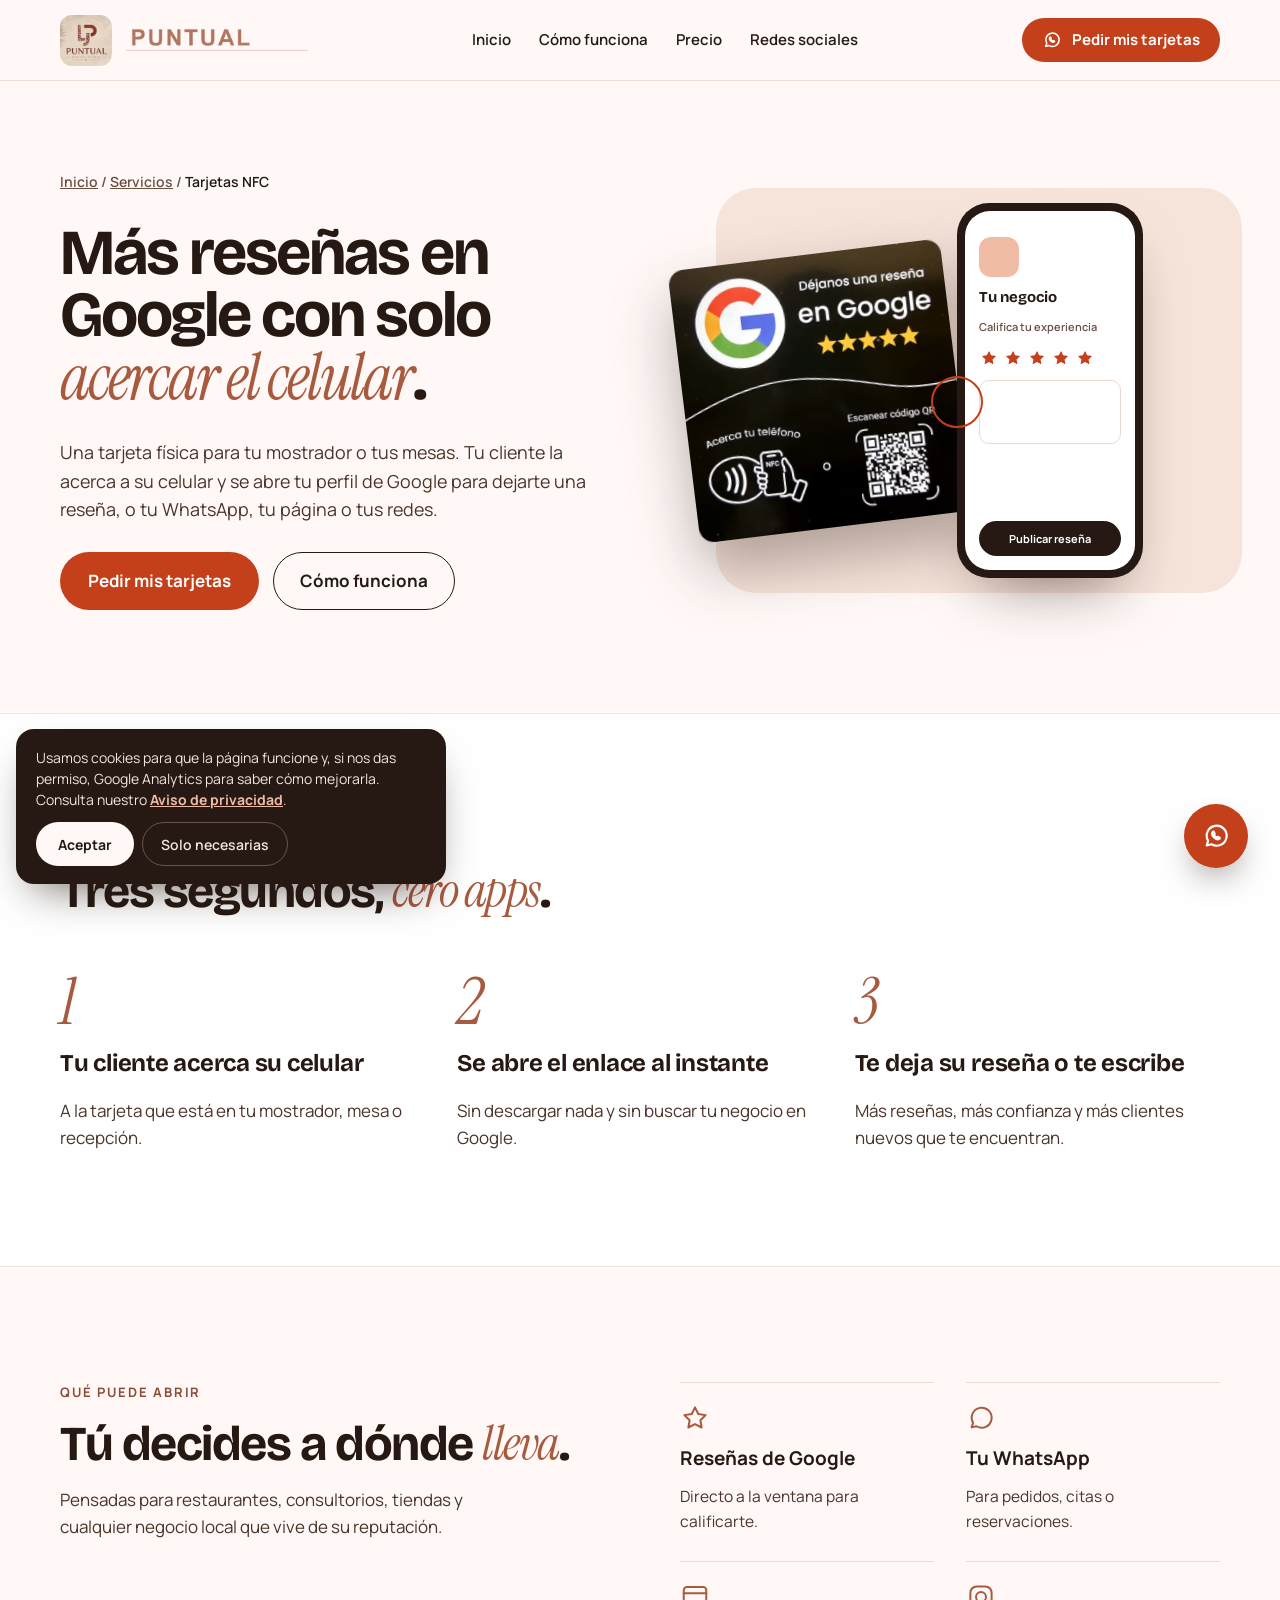
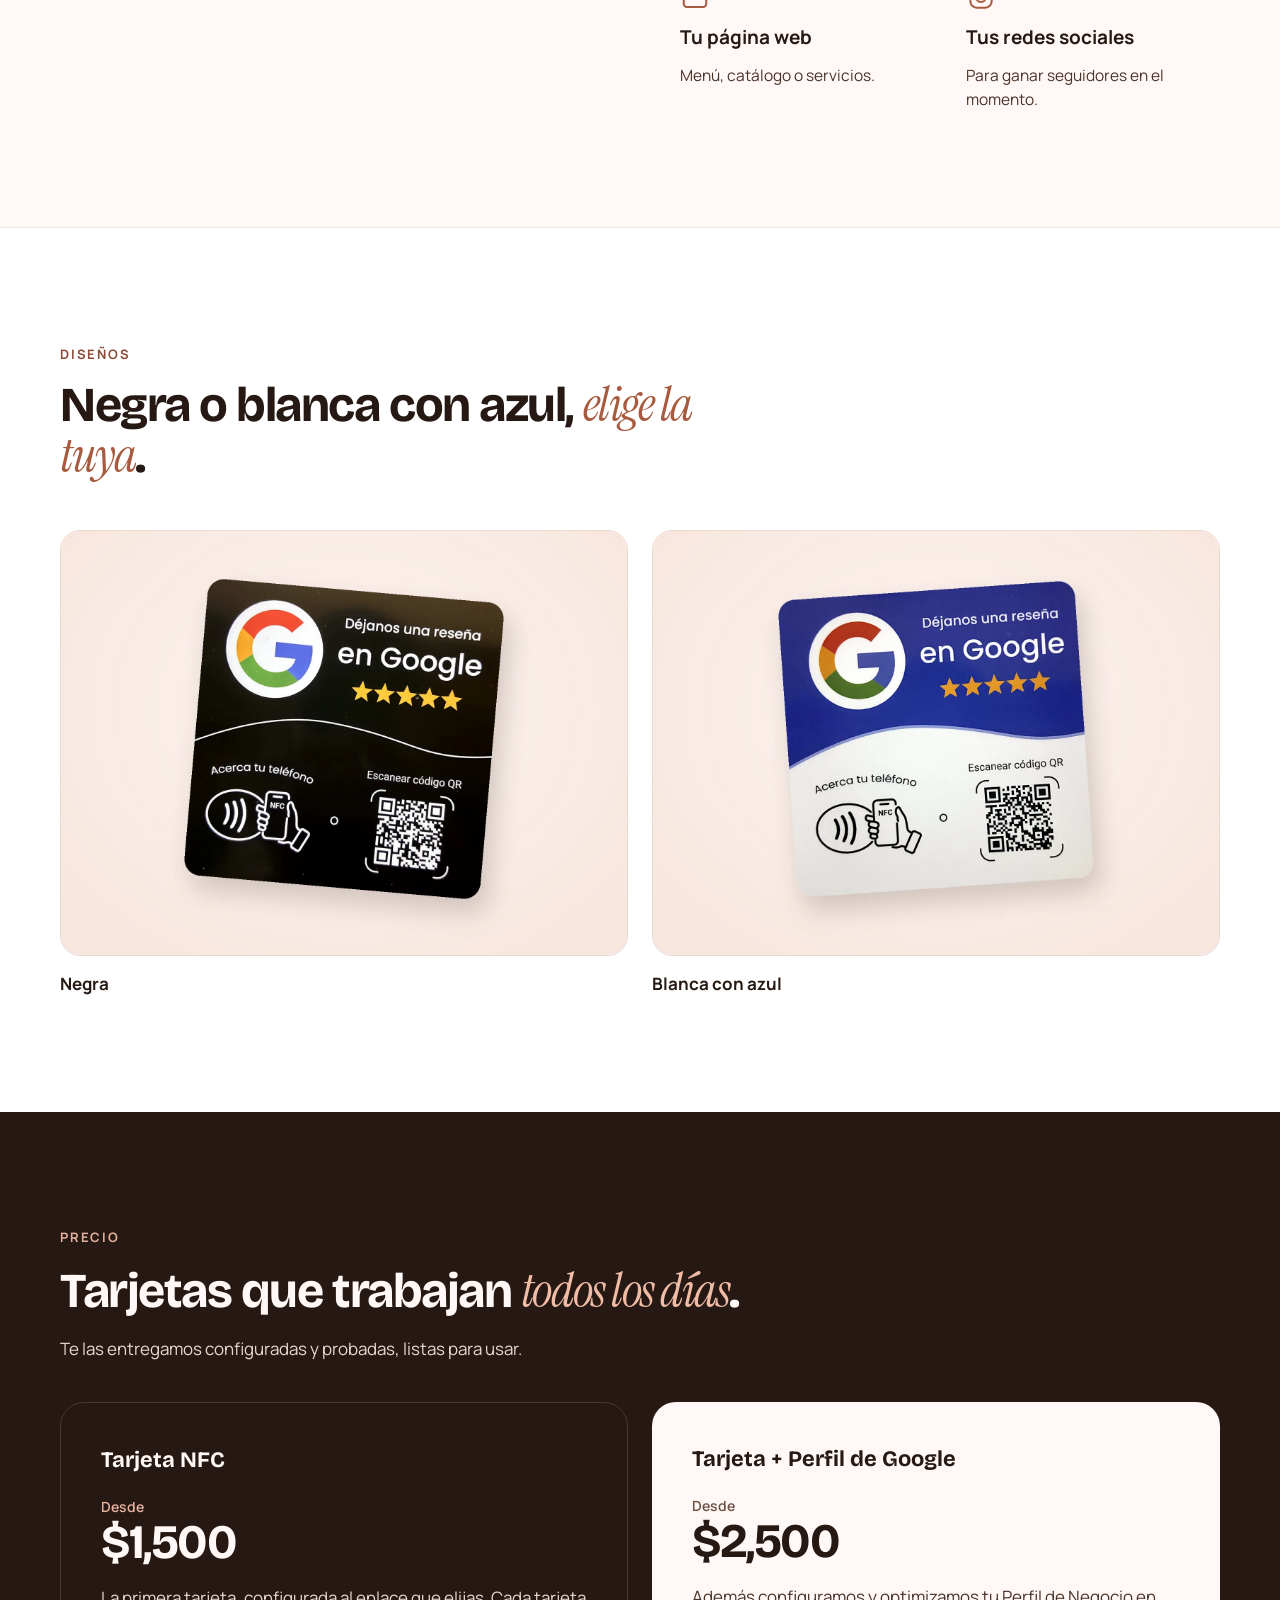
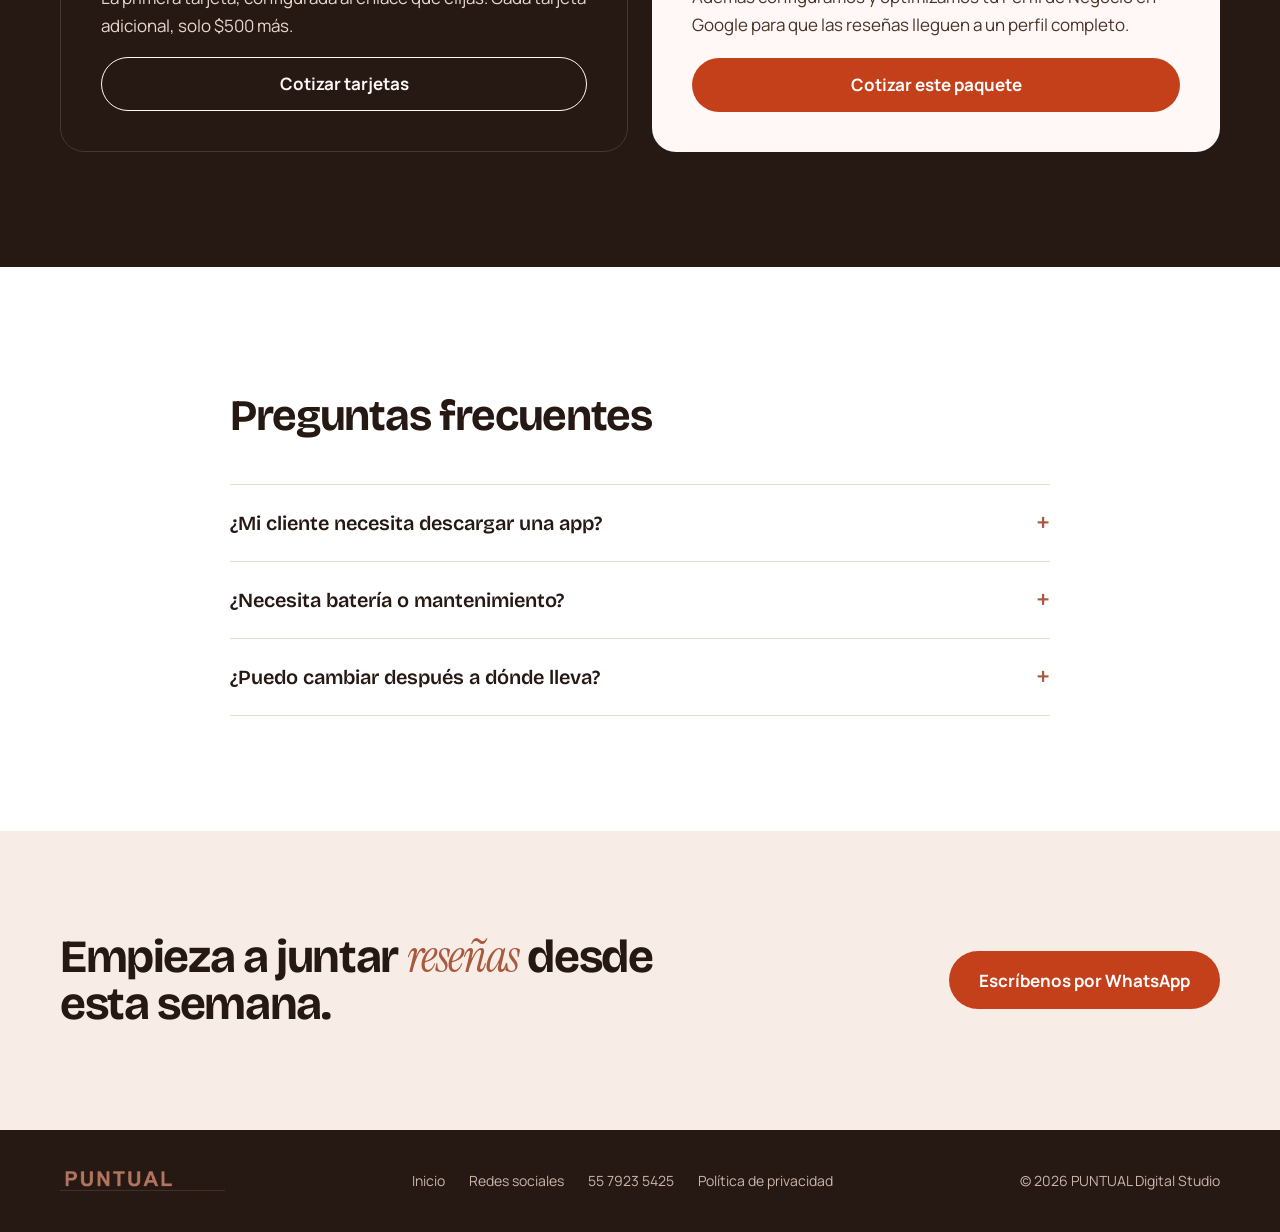
<file: tarjetas-nfc.html>
<!doctype html>
<html lang="es-MX">
<head>
<script>
  // Consentimiento por defecto: todo negado hasta que el visitante acepte.
  window.dataLayer = window.dataLayer || [];
  function gtag(){dataLayer.push(arguments);}
  var puntualConsent = null;
  try { puntualConsent = localStorage.getItem('puntual_cookies'); } catch (e) {}
  gtag('consent', 'default', {
    analytics_storage: puntualConsent === 'aceptadas' ? 'granted' : 'denied',
    ad_storage: 'denied',
    ad_user_data: 'denied',
    ad_personalization: 'denied',
    wait_for_update: 500
  });
</script>
<!-- Google Tag Manager -->
<script>(function(w,d,s,l,i){w[l]=w[l]||[];w[l].push({'gtm.start':
new Date().getTime(),event:'gtm.js'});var f=d.getElementsByTagName(s)[0],
j=d.createElement(s),dl=l!='dataLayer'?'&l='+l:'';j.async=true;j.src=
'https://www.googletagmanager.com/gtm.js?id='+i+dl;f.parentNode.insertBefore(j,f);
})(window,document,'script','dataLayer','GTM-W88TRM54');</script>
<!-- End Google Tag Manager -->
<meta charset="utf-8">
<meta name="viewport" content="width=device-width, initial-scale=1.0">
<link rel="canonical" href="https://www.puntualdigitalstudio.com.mx/tarjetas-nfc.html">
<meta property="og:type" content="website">
<meta property="og:site_name" content="PUNTUAL Digital Studio">
<meta property="og:locale" content="es_MX">
<meta property="og:title" content="Tarjetas NFC para reseñas de Google en CDMX | PUNTUAL Digital Studio">
<meta property="og:description" content="Tarjetas NFC que al acercarlas al celular abren tus reseñas de Google, tu WhatsApp, tu página o tus redes. Para restaurantes, consultorios y tiendas. Cotiza por WhatsApp.">
<meta property="og:url" content="https://www.puntualdigitalstudio.com.mx/tarjetas-nfc.html">
<meta property="og:image" content="https://www.puntualdigitalstudio.com.mx/images/hero-banner.jpg">
<meta name="twitter:card" content="summary_large_image">
<meta name="theme-color" content="#261913">
<link rel="icon" type="image/png" sizes="32x32" href="/images/favicon-32x32.png">
<link rel="icon" type="image/png" sizes="16x16" href="/images/favicon-16x16.png">
<link rel="apple-touch-icon" sizes="180x180" href="/images/apple-touch-icon.png">
<title>Tarjetas NFC para reseñas de Google en CDMX | PUNTUAL Digital Studio</title>
<meta name="description" content="Tarjetas NFC que al acercarlas al celular abren tus reseñas de Google, tu WhatsApp, tu página o tus redes. Para restaurantes, consultorios y tiendas. Cotiza por WhatsApp.">
<script type="application/ld+json">{"@context":"https://schema.org","@type":"Product","name":"Tarjeta NFC para reseñas de Google","brand":{"@type":"Brand","name":"PUNTUAL Digital Studio"},"description":"Tarjeta física con chip NFC que abre tu perfil de Google para recibir reseñas, tu WhatsApp, tu página o tus redes."}</script>
<link rel="preconnect" href="https://fonts.googleapis.com">
<link href="https://fonts.googleapis.com/css2?family=Bricolage+Grotesque:opsz,wght@12..96,500;12..96,600;12..96,700;12..96,800&family=Instrument+Serif:ital@0;1&family=Manrope:wght@400;500;600;700&display=swap" rel="stylesheet">
<style>
body{margin:0;background:#FFF8F6}
*{box-sizing:border-box}
html{scroll-behavior:smooth}
a{color:#8A4A35}a:hover{color:#261913}
.btn{transition:transform .2s ease, box-shadow .2s ease}
.btn:hover{transform:translateY(-2px);box-shadow:0 10px 24px -12px rgba(38,25,19,.55)}
.lnk{text-decoration:none;transition:color .2s ease}
.lnk:hover{color:#C4401A}
details summary{list-style:none;cursor:pointer}
details summary::-webkit-details-marker{display:none}
details[open] .plus{transform:rotate(45deg)}
.plus{transition:transform .25s ease}
@keyframes rv{from{opacity:0;transform:translateY(28px)}to{opacity:1;transform:none}}
@keyframes pulse{0%{opacity:.9;transform:scale(.85)}100%{opacity:0;transform:scale(1.5)}}
@media (prefers-reduced-motion:no-preference){
  @supports (animation-timeline: view()){.rv{animation:rv linear both;animation-timeline:view();animation-range:entry 0% entry 30%}}
  .pulse{animation:pulse 2.4s ease-out infinite}
}
@media (max-width:860px){.navlinks{display:none !important}}
@media (max-width:560px){.hide-xs{display:none !important}}
</style>
</head>
<body>
<!-- Google Tag Manager (noscript) -->
<noscript><iframe src="https://www.googletagmanager.com/ns.html?id=GTM-W88TRM54"
height="0" width="0" style="display:none;visibility:hidden"></iframe></noscript>
<!-- End Google Tag Manager (noscript) -->
<div style="font-family: 'Manrope', 'Helvetica Neue', system-ui, sans-serif; color: #261913; background: #FFF8F6; font-size: 17px; line-height: 1.6; -webkit-font-smoothing: antialiased">

<header style="position: sticky; top: 0; z-index: 30; background: rgba(255,248,246,0.92); backdrop-filter: blur(10px); border-bottom: 1px solid #EFDCD3">
  <nav aria-label="Principal" style="max-width: 1240px; margin: 0 auto; padding: 14px clamp(16px, 4vw, 40px); display: flex; align-items: center; justify-content: space-between; gap: 24px">
    <a href="/" aria-label="PUNTUAL Digital Studio, inicio" style="display: flex; align-items: center; gap: 14px; height: 52px"><img src="/images/puntual-logo.webp" alt="" width="52" height="51" style="width: 52px; height: 51px; border-radius: 12px; object-fit: cover; display: block"><img src="/images/puntual-wordmark.webp" class="hide-xs" alt="PUNTUAL Digital Studio" width="190" height="23" style="height: 22px; width: auto; display: block"></a>
    <div class="navlinks" style="display: flex; align-items: center; gap: 28px; font-size: 15px; font-weight: 600">
      <a class="lnk" href="/" style="color: #261913">Inicio</a>
      <a class="lnk" href="#como" style="color: #261913">Cómo funciona</a>
      <a class="lnk" href="#precio" style="color: #261913">Precio</a>
      <a class="lnk" href="/redes-sociales.html" style="color: #261913">Redes sociales</a>
    </div>
    <a class="btn" href="https://wa.me/525639017564?text=Hola%20PUNTUAL%2C%20me%20interesan%20las%20tarjetas%20NFC%20para%20mi%20negocio." target="_blank" rel="noopener" style="display: inline-flex; align-items: center; gap: 10px; min-height: 44px; padding: 0 20px; border-radius: 999px; background: #C4401A; color: #FFFFFF; font-weight: 700; font-size: 15px; text-decoration: none; white-space: nowrap">
      <svg aria-hidden="true" width="20" height="20" viewBox="0 0 24 24" fill="none" stroke="currentColor" stroke-width="1.8" stroke-linecap="round" stroke-linejoin="round"><path d="M4.5 19.5l1.2-3.6A8 8 0 1 1 8.4 18.6z"></path><path d="M9.3 9c.3-.6.9-.6 1.1-.1l.5 1.2c.1.3 0 .6-.2.8l-.3.3c.4.9 1.1 1.6 2 2l.3-.3c.2-.2.5-.3.8-.2l1.2.5c.5.2.5.8-.1 1.1-.7.4-1.5.6-2.3.2a7 7 0 0 1-3.3-3.3c-.3-.8-.2-1.6.3-2.2z"></path></svg>
      Pedir mis tarjetas
    </a>
  </nav>
</header>

<main>
<section aria-labelledby="nfc-title" style="max-width: 1240px; margin: 0 auto; padding: clamp(48px, 7vw, 96px) clamp(16px, 4vw, 40px) clamp(64px, 8vw, 112px); display: grid; grid-template-columns: repeat(auto-fit, minmax(min(500px, 100%), 1fr)); gap: clamp(40px, 5vw, 72px); align-items: center">
  <div style="display: flex; flex-direction: column; gap: 28px">
    <nav aria-label="Ruta" style="font-size: 14px; font-weight: 600; color: #6B4F43"><a href="/" style="color: #6B4F43">Inicio</a> / <a href="/" style="color: #6B4F43">Servicios</a> / <span style="color: #261913">Tarjetas NFC</span></nav>
    <h1 id="nfc-title" style="margin: 0; font-family: 'Bricolage Grotesque', 'Helvetica Neue', sans-serif; font-weight: 700; font-size: clamp(2.6rem, 5vw, 4.7rem); line-height: 0.98; letter-spacing: -0.035em; text-wrap: balance">Más reseñas en Google con solo <span style="font-family: 'Instrument Serif', Georgia, serif; font-style: italic; font-weight: 400; color: #A85A3F">acercar el celular</span>.</h1>
    <p style="margin: 0; max-width: 34rem; font-size: clamp(1.05rem, 1.4vw, 1.2rem); color: #4A3329">Una tarjeta física para tu mostrador o tus mesas. Tu cliente la acerca a su celular y se abre tu perfil de Google para dejarte una reseña, o tu WhatsApp, tu página o tus redes.</p>
    <div style="display: flex; flex-wrap: wrap; gap: 14px">
      <a class="btn" href="https://wa.me/525639017564?text=Hola%20PUNTUAL%2C%20me%20interesan%20las%20tarjetas%20NFC%20para%20mi%20negocio." target="_blank" rel="noopener" style="display: inline-flex; align-items: center; min-height: 58px; padding: 0 28px; border-radius: 999px; background: #C4401A; color: #FFFFFF; font-weight: 700; font-size: 17px; text-decoration: none">Pedir mis tarjetas</a>
      <a class="btn" href="#como" style="display: inline-flex; align-items: center; min-height: 58px; padding: 0 26px; border-radius: 999px; border: 1.5px solid #261913; color: #261913; font-weight: 700; font-size: 17px; text-decoration: none">Cómo funciona</a>
    </div>
  </div>

  <div role="img" aria-label="Ilustración: tarjeta NFC junto a un celular que abre la pantalla para dejar una reseña" style="position: relative; min-height: 440px; display: flex; align-items: center; justify-content: center">
    <div aria-hidden="true" style="position: absolute; inset: 4% -4% 4% 8%; background: #F6E3DA; border-radius: 40px"></div>
    <img src="/images/tarjeta-nfc-negra-recorte.webp" alt="" width="720" height="720" style="position: absolute; left: 2%; top: 50%; transform: translateY(-50%) rotate(-7deg); width: clamp(220px, 50%, 330px); height: auto; filter: drop-shadow(0 28px 30px rgba(38,25,19,0.35))">
    <div style="position: relative; margin-left: 38%; width: clamp(160px, 34%, 210px); background: #261913; border-radius: 32px; padding: 8px; box-shadow: 0 30px 60px -28px rgba(38,25,19,0.6)">
      <span class="pulse" aria-hidden="true" style="position: absolute; left: -26px; top: 46%; width: 52px; height: 52px; border-radius: 50%; border: 2px solid #C4401A; display: block"></span>
      <div style="aspect-ratio: 9 / 19; background: #FFFFFF; border-radius: 25px; padding: 26px 14px 14px; display: flex; flex-direction: column; gap: 12px">
        <span style="width: 40px; height: 40px; border-radius: 12px; background: #F0BCA6; display: block"></span>
        <strong style="font-family: 'Bricolage Grotesque', sans-serif; font-size: 15px; line-height: 1.15">Tu negocio</strong>
        <span style="font-size: 11px; color: #6B4F43; font-weight: 600">Califica tu experiencia</span>
        <div style="display: flex; gap: 4px; color: #C4401A">
          <svg aria-hidden="true" width="20" height="20" viewBox="0 0 24 24" fill="currentColor"><path d="M12 3.5l2.6 5.3 5.9.9-4.2 4.1 1 5.8L12 16.9l-5.3 2.7 1-5.8-4.2-4.1 5.9-.9z"></path></svg>
          <svg aria-hidden="true" width="20" height="20" viewBox="0 0 24 24" fill="currentColor"><path d="M12 3.5l2.6 5.3 5.9.9-4.2 4.1 1 5.8L12 16.9l-5.3 2.7 1-5.8-4.2-4.1 5.9-.9z"></path></svg>
          <svg aria-hidden="true" width="20" height="20" viewBox="0 0 24 24" fill="currentColor"><path d="M12 3.5l2.6 5.3 5.9.9-4.2 4.1 1 5.8L12 16.9l-5.3 2.7 1-5.8-4.2-4.1 5.9-.9z"></path></svg>
          <svg aria-hidden="true" width="20" height="20" viewBox="0 0 24 24" fill="currentColor"><path d="M12 3.5l2.6 5.3 5.9.9-4.2 4.1 1 5.8L12 16.9l-5.3 2.7 1-5.8-4.2-4.1 5.9-.9z"></path></svg>
          <svg aria-hidden="true" width="20" height="20" viewBox="0 0 24 24" fill="currentColor"><path d="M12 3.5l2.6 5.3 5.9.9-4.2 4.1 1 5.8L12 16.9l-5.3 2.7 1-5.8-4.2-4.1 5.9-.9z"></path></svg>
        </div>
        <span style="height: 64px; border-radius: 10px; border: 1px solid #EBDAD2; display: block"></span>
        <span style="margin-top: auto; padding: 9px; border-radius: 999px; background: #261913; color: #FFFFFF; font-size: 11px; font-weight: 700; text-align: center">Publicar reseña</span>
      </div>
    </div>
  </div>
</section>

<section id="como" aria-labelledby="como-title" style="background: #FFFFFF; border-top: 1px solid #F1E4DE; border-bottom: 1px solid #F1E4DE">
  <div style="max-width: 1240px; margin: 0 auto; padding: clamp(72px, 9vw, 120px) clamp(16px, 4vw, 40px); display: flex; flex-direction: column; gap: 56px">
    <div class="rv" style="display: flex; flex-direction: column; gap: 16px; max-width: 44rem">
      <p style="margin: 0; font-size: 13px; font-weight: 700; letter-spacing: 0.14em; text-transform: uppercase; color: #8A4A35">Cómo funciona</p>
      <h2 id="como-title" style="margin: 0; font-family: 'Bricolage Grotesque', sans-serif; font-weight: 700; font-size: clamp(2.1rem, 3.8vw, 3.4rem); line-height: 1.02; letter-spacing: -0.03em; text-wrap: balance">Tres segundos, <span style="font-family: 'Instrument Serif', Georgia, serif; font-style: italic; font-weight: 400; color: #A85A3F">cero apps</span>.</h2>
    </div>
    <ol style="margin: 0; padding: 0; list-style: none; display: grid; grid-template-columns: repeat(auto-fit, minmax(min(300px, 100%), 1fr)); gap: 40px 32px">
      <li class="rv" style="display: flex; flex-direction: column; gap: 14px">
        <span style="font-family: 'Instrument Serif', Georgia, serif; font-style: italic; font-size: 64px; line-height: 0.9; color: #A85A3F">1</span>
        <h3 style="margin: 0; font-family: 'Bricolage Grotesque', sans-serif; font-weight: 700; font-size: 24px; letter-spacing: -0.01em">Tu cliente acerca su celular</h3>
        <p style="margin: 0; color: #4A3329">A la tarjeta que está en tu mostrador, mesa o recepción.</p>
      </li>
      <li class="rv" style="display: flex; flex-direction: column; gap: 14px">
        <span style="font-family: 'Instrument Serif', Georgia, serif; font-style: italic; font-size: 64px; line-height: 0.9; color: #A85A3F">2</span>
        <h3 style="margin: 0; font-family: 'Bricolage Grotesque', sans-serif; font-weight: 700; font-size: 24px; letter-spacing: -0.01em">Se abre el enlace al instante</h3>
        <p style="margin: 0; color: #4A3329">Sin descargar nada y sin buscar tu negocio en Google.</p>
      </li>
      <li class="rv" style="display: flex; flex-direction: column; gap: 14px">
        <span style="font-family: 'Instrument Serif', Georgia, serif; font-style: italic; font-size: 64px; line-height: 0.9; color: #A85A3F">3</span>
        <h3 style="margin: 0; font-family: 'Bricolage Grotesque', sans-serif; font-weight: 700; font-size: 24px; letter-spacing: -0.01em">Te deja su reseña o te escribe</h3>
        <p style="margin: 0; color: #4A3329">Más reseñas, más confianza y más clientes nuevos que te encuentran.</p>
      </li>
    </ol>
  </div>
</section>

<section aria-labelledby="abre-title">
  <div style="max-width: 1240px; margin: 0 auto; padding: clamp(72px, 9vw, 120px) clamp(16px, 4vw, 40px); display: grid; grid-template-columns: repeat(auto-fit, minmax(min(420px, 100%), 1fr)); gap: 48px 80px; align-items: start">
    <div class="rv" style="display: flex; flex-direction: column; gap: 16px">
      <p style="margin: 0; font-size: 13px; font-weight: 700; letter-spacing: 0.14em; text-transform: uppercase; color: #8A4A35">Qué puede abrir</p>
      <h2 id="abre-title" style="margin: 0; font-family: 'Bricolage Grotesque', sans-serif; font-weight: 700; font-size: clamp(2.1rem, 3.8vw, 3.4rem); line-height: 1.02; letter-spacing: -0.03em; text-wrap: balance">Tú decides a dónde <span style="font-family: 'Instrument Serif', Georgia, serif; font-style: italic; font-weight: 400; color: #A85A3F">lleva</span>.</h2>
      <p style="margin: 0; color: #4A3329; max-width: 28rem">Pensadas para restaurantes, consultorios, tiendas y cualquier negocio local que vive de su reputación.</p>
    </div>
    <ul style="margin: 0; padding: 0; list-style: none; display: grid; grid-template-columns: repeat(auto-fit, minmax(min(230px, 100%), 1fr)); gap: 28px 32px">
      <li class="rv" style="display: flex; flex-direction: column; gap: 10px; padding-top: 20px; border-top: 1px solid #EBDAD2">
        <svg aria-hidden="true" width="30" height="30" viewBox="0 0 24 24" fill="none" stroke="#A85A3F" stroke-width="1.6" stroke-linejoin="round"><path d="M12 3.5l2.6 5.3 5.9.9-4.2 4.1 1 5.8L12 16.9l-5.3 2.7 1-5.8-4.2-4.1 5.9-.9z"></path></svg>
        <h3 style="margin: 0; font-size: 19px; font-weight: 700">Reseñas de Google</h3>
        <p style="margin: 0; color: #4A3329; font-size: 15.5px">Directo a la ventana para calificarte.</p>
      </li>
      <li class="rv" style="display: flex; flex-direction: column; gap: 10px; padding-top: 20px; border-top: 1px solid #EBDAD2">
        <svg aria-hidden="true" width="30" height="30" viewBox="0 0 24 24" fill="none" stroke="#A85A3F" stroke-width="1.6" stroke-linecap="round" stroke-linejoin="round"><path d="M4.5 19.5l1.2-3.6A8 8 0 1 1 8.4 18.6z"></path></svg>
        <h3 style="margin: 0; font-size: 19px; font-weight: 700">Tu WhatsApp</h3>
        <p style="margin: 0; color: #4A3329; font-size: 15.5px">Para pedidos, citas o reservaciones.</p>
      </li>
      <li class="rv" style="display: flex; flex-direction: column; gap: 10px; padding-top: 20px; border-top: 1px solid #EBDAD2">
        <svg aria-hidden="true" width="30" height="30" viewBox="0 0 24 24" fill="none" stroke="#A85A3F" stroke-width="1.6" stroke-linecap="round" stroke-linejoin="round"><rect x="3" y="4" width="18" height="16" rx="2.5"></rect><path d="M3 9h18"></path></svg>
        <h3 style="margin: 0; font-size: 19px; font-weight: 700">Tu página web</h3>
        <p style="margin: 0; color: #4A3329; font-size: 15.5px">Menú, catálogo o servicios.</p>
      </li>
      <li class="rv" style="display: flex; flex-direction: column; gap: 10px; padding-top: 20px; border-top: 1px solid #EBDAD2">
        <svg aria-hidden="true" width="30" height="30" viewBox="0 0 24 24" fill="none" stroke="#A85A3F" stroke-width="1.6"><rect x="3.5" y="3.5" width="17" height="17" rx="5"></rect><circle cx="12" cy="12" r="4"></circle></svg>
        <h3 style="margin: 0; font-size: 19px; font-weight: 700">Tus redes sociales</h3>
        <p style="margin: 0; color: #4A3329; font-size: 15.5px">Para ganar seguidores en el momento.</p>
      </li>
    </ul>
  </div>
</section>

<section aria-labelledby="disenos-title" style="background: #FFFFFF; border-top: 1px solid #F1E4DE">
  <div style="max-width: 1240px; margin: 0 auto; padding: clamp(72px, 9vw, 120px) clamp(16px, 4vw, 40px); display: flex; flex-direction: column; gap: 48px">
    <div class="rv" style="display: flex; flex-wrap: wrap; justify-content: space-between; align-items: flex-end; gap: 24px">
      <div style="display: flex; flex-direction: column; gap: 16px; max-width: 40rem">
        <p style="margin: 0; font-size: 13px; font-weight: 700; letter-spacing: 0.14em; text-transform: uppercase; color: #8A4A35">Diseños</p>
        <h2 id="disenos-title" style="margin: 0; font-family: 'Bricolage Grotesque', sans-serif; font-weight: 700; font-size: clamp(2.1rem, 3.8vw, 3.4rem); line-height: 1.02; letter-spacing: -0.03em">Negra o blanca con azul, <span style="font-family: 'Instrument Serif', Georgia, serif; font-style: italic; font-weight: 400; color: #A85A3F">elige la tuya</span>.</h2>
      </div>
    </div>
    <div style="display: grid; grid-template-columns: repeat(auto-fit, minmax(min(420px, 100%), 1fr)); gap: 24px">
      <figure class="rv" style="margin: 0; display: flex; flex-direction: column; gap: 14px">
        <div style="aspect-ratio: 4 / 3; border-radius: 20px; overflow: hidden; border: 1px solid #EBDAD2"><img src="/images/tarjeta-nfc-negra.webp" alt="Tarjeta NFC negra para reseñas de Google, con código QR" width="1600" height="1200" loading="lazy" style="width: 100%; height: 100%; object-fit: cover; display: block"></div>
        <figcaption style="font-weight: 700">Negra</figcaption>
      </figure>
      <figure class="rv" style="margin: 0; display: flex; flex-direction: column; gap: 14px">
        <div style="aspect-ratio: 4 / 3; border-radius: 20px; overflow: hidden; border: 1px solid #EBDAD2"><img src="/images/tarjeta-nfc-blanca.webp" alt="Tarjeta NFC blanca con azul para reseñas de Google, con código QR" width="1600" height="1200" loading="lazy" style="width: 100%; height: 100%; object-fit: cover; display: block"></div>
        <figcaption style="font-weight: 700">Blanca con azul</figcaption>
      </figure>
    </div>
  </div>
</section>

<section id="precio" aria-labelledby="precio-nfc-title" style="background: #261913; color: #FFF8F6">
  <div style="max-width: 1240px; margin: 0 auto; padding: clamp(72px, 9vw, 120px) clamp(16px, 4vw, 40px); display: grid; grid-template-columns: repeat(auto-fit, minmax(min(380px, 100%), 1fr)); gap: 24px; align-items: stretch">
    <div class="rv" style="grid-column: 1 / -1; display: flex; flex-direction: column; gap: 18px; max-width: 46rem; margin-bottom: 16px">
      <p style="margin: 0; font-size: 13px; font-weight: 700; letter-spacing: 0.14em; text-transform: uppercase; color: #E7B39F">Precio</p>
      <h2 id="precio-nfc-title" style="margin: 0; font-family: 'Bricolage Grotesque', sans-serif; font-weight: 700; font-size: clamp(2.1rem, 3.8vw, 3.4rem); line-height: 1.02; letter-spacing: -0.03em">Tarjetas que trabajan <span style="font-family: 'Instrument Serif', Georgia, serif; font-style: italic; font-weight: 400; color: #F0BCA6">todos los días</span>.</h2>
      <p style="margin: 0; color: #E9D8D0">Te las entregamos configuradas y probadas, listas para usar.</p>
    </div>
    <article class="rv" style="display: flex; flex-direction: column; gap: 18px; padding: clamp(28px, 4vw, 40px); border-radius: 24px; border: 1px solid #4A372E">
      <h3 style="margin: 0; font-family: 'Bricolage Grotesque', sans-serif; font-weight: 700; font-size: 22px">Tarjeta NFC</h3>
      <p style="margin: 0; display: flex; flex-direction: column"><span style="font-size: 14px; font-weight: 600; color: #E7B39F">Desde</span><span style="font-family: 'Bricolage Grotesque', sans-serif; font-weight: 700; font-size: 48px; line-height: 1; letter-spacing: -0.03em">$1,500</span></p>
      <p style="margin: 0; color: #E9D8D0; flex: 1">La primera tarjeta, configurada al enlace que elijas. Cada tarjeta adicional, solo $500 más.</p>
      <a class="btn" href="https://wa.me/525639017564?text=Hola%20PUNTUAL%2C%20me%20interesan%20las%20tarjetas%20NFC%20para%20mi%20negocio." target="_blank" rel="noopener" style="display: flex; align-items: center; justify-content: center; min-height: 54px; border-radius: 999px; border: 1.5px solid #FFF8F6; color: #FFF8F6; font-weight: 700; text-decoration: none">Cotizar tarjetas</a>
    </article>
    <article class="rv" style="display: flex; flex-direction: column; gap: 18px; padding: clamp(28px, 4vw, 40px); border-radius: 24px; background: #FFF8F6; color: #261913">
      <h3 style="margin: 0; font-family: 'Bricolage Grotesque', sans-serif; font-weight: 700; font-size: 22px">Tarjeta + Perfil de Google</h3>
      <p style="margin: 0; display: flex; flex-direction: column"><span style="font-size: 14px; font-weight: 600; color: #6B4F43">Desde</span><span style="font-family: 'Bricolage Grotesque', sans-serif; font-weight: 700; font-size: 48px; line-height: 1; letter-spacing: -0.03em">$2,500</span></p>
      <p style="margin: 0; color: #4A3329; flex: 1">Además configuramos y optimizamos tu Perfil de Negocio en Google para que las reseñas lleguen a un perfil completo.</p>
      <a class="btn" href="https://wa.me/525639017564?text=Hola%20PUNTUAL%2C%20me%20interesa%20la%20tarjeta%20NFC%20con%20configuraci%C3%B3n%20de%20mi%20Perfil%20de%20Negocio%20en%20Google." target="_blank" rel="noopener" style="display: flex; align-items: center; justify-content: center; min-height: 54px; border-radius: 999px; background: #C4401A; color: #FFFFFF; font-weight: 700; text-decoration: none">Cotizar este paquete</a>
    </article>
  </div>
</section>

<section aria-labelledby="faq-nfc-title" style="background: #FFFFFF">
  <div style="max-width: 900px; margin: 0 auto; padding: clamp(72px, 9vw, 120px) clamp(16px, 4vw, 40px); display: flex; flex-direction: column; gap: 32px">
    <h2 id="faq-nfc-title" class="rv" style="margin: 0; font-family: 'Bricolage Grotesque', sans-serif; font-weight: 700; font-size: clamp(2rem, 3.4vw, 3rem); letter-spacing: -0.03em">Preguntas frecuentes</h2>
    <div style="display: flex; flex-direction: column; border-top: 1px solid #EBDAD2">
      <details style="border-bottom: 1px solid #EBDAD2">
        <summary style="display: flex; justify-content: space-between; align-items: center; gap: 20px; min-height: 76px; font-family: 'Bricolage Grotesque', sans-serif; font-weight: 600; font-size: 20px">¿Mi cliente necesita descargar una app?<span class="plus" aria-hidden="true" style="font-size: 28px; font-weight: 400; color: #A85A3F">+</span></summary>
        <p style="margin: 0 0 24px; color: #4A3329">No. La mayoría de los celulares actuales leen NFC solo con acercarlos a la tarjeta.</p>
      </details>
      <details style="border-bottom: 1px solid #EBDAD2">
        <summary style="display: flex; justify-content: space-between; align-items: center; gap: 20px; min-height: 76px; font-family: 'Bricolage Grotesque', sans-serif; font-weight: 600; font-size: 20px">¿Necesita batería o mantenimiento?<span class="plus" aria-hidden="true" style="font-size: 28px; font-weight: 400; color: #A85A3F">+</span></summary>
        <p style="margin: 0 0 24px; color: #4A3329">No. El chip NFC funciona con la energía del propio celular al acercarlo.</p>
      </details>
      <details style="border-bottom: 1px solid #EBDAD2">
        <summary style="display: flex; justify-content: space-between; align-items: center; gap: 20px; min-height: 76px; font-family: 'Bricolage Grotesque', sans-serif; font-weight: 600; font-size: 20px">¿Puedo cambiar después a dónde lleva?<span class="plus" aria-hidden="true" style="font-size: 28px; font-weight: 400; color: #A85A3F">+</span></summary>
        <p style="margin: 0 0 24px; color: #4A3329">Sí, y sin costo. Si cambias tu página, tu WhatsApp o tus redes, la reprogramamos para que lleve al nuevo enlace.</p>
      </details>
    </div>
  </div>
</section>

<section aria-label="Pide tus tarjetas" style="background: #F8ECE6">
  <div class="rv" style="max-width: 1240px; margin: 0 auto; padding: clamp(64px, 8vw, 104px) clamp(16px, 4vw, 40px); display: flex; flex-wrap: wrap; justify-content: space-between; align-items: center; gap: 28px">
    <h2 style="margin: 0; max-width: 40rem; font-family: 'Bricolage Grotesque', sans-serif; font-weight: 700; font-size: clamp(2rem, 3.6vw, 3.2rem); line-height: 1.02; letter-spacing: -0.03em">Empieza a juntar <span style="font-family: 'Instrument Serif', Georgia, serif; font-style: italic; font-weight: 400; color: #A85A3F">reseñas</span> desde esta semana.</h2>
    <a class="btn" href="https://wa.me/525639017564?text=Hola%20PUNTUAL%2C%20me%20interesan%20las%20tarjetas%20NFC%20para%20mi%20negocio." target="_blank" rel="noopener" style="display: inline-flex; align-items: center; min-height: 58px; padding: 0 30px; border-radius: 999px; background: #C4401A; color: #FFFFFF; font-weight: 700; font-size: 17px; text-decoration: none">Escríbenos por WhatsApp</a>
  </div>
</section>
</main>

<footer style="background: #261913; color: #CBB5AA">
  <div style="max-width: 1240px; margin: 0 auto; padding: 40px clamp(16px, 4vw, 40px); display: flex; flex-wrap: wrap; justify-content: space-between; align-items: center; gap: 20px; font-size: 14px">
    <img src="/images/puntual-wordmark.webp" alt="PUNTUAL Digital Studio" width="170" height="20" style="height: 20px; width: auto">
    <div style="display: flex; flex-wrap: wrap; gap: 8px 24px">
      <a class="lnk" href="/" style="color: #CBB5AA">Inicio</a>
      <a class="lnk" href="/redes-sociales.html" style="color: #CBB5AA">Redes sociales</a>
      <a class="lnk" href="tel:+525579235425" style="color: #CBB5AA">55 7923 5425</a>
      <a class="lnk" href="/privacidad.html" style="color: #CBB5AA">Política de privacidad</a>
    </div>
    <span>© 2026 PUNTUAL Digital Studio</span>
  </div>
</footer>

<a class="btn" href="https://wa.me/525639017564?text=Hola%20PUNTUAL%2C%20me%20interesan%20las%20tarjetas%20NFC%20para%20mi%20negocio." target="_blank" rel="noopener" aria-label="Escríbenos por WhatsApp" style="position: fixed; right: clamp(16px, 2.5vw, 32px); bottom: clamp(16px, 2.5vw, 32px); z-index: 50; width: 64px; height: 64px; border-radius: 50%; background: #C4401A; color: #FFFFFF; display: flex; align-items: center; justify-content: center; box-shadow: 0 16px 36px -14px rgba(38,25,19,0.7)">
  <svg aria-hidden="true" width="30" height="30" viewBox="0 0 24 24" fill="none" stroke="currentColor" stroke-width="1.7" stroke-linecap="round" stroke-linejoin="round"><path d="M4.5 19.5l1.2-3.6A8 8 0 1 1 8.4 18.6z"></path><path d="M9.3 9c.3-.6.9-.6 1.1-.1l.5 1.2c.1.3 0 .6-.2.8l-.3.3c.4.9 1.1 1.6 2 2l.3-.3c.2-.2.5-.3.8-.2l1.2.5c.5.2.5.8-.1 1.1-.7.4-1.5.6-2.3.2a7 7 0 0 1-3.3-3.3c-.3-.8-.2-1.6.3-2.2z"></path></svg>
</a>

</div>
<div id="aviso-cookies" role="region" aria-label="Aviso de privacidad"
  style="position:fixed;left:16px;bottom:16px;z-index:49;width:min(430px,calc(100% - 108px));display:none;flex-direction:column;gap:12px;padding:18px 20px;border-radius:18px;background:#261913;color:#F3E4DC;box-shadow:0 20px 44px -18px rgba(38,25,19,.7);font:14px/1.5 Manrope,system-ui,sans-serif">
  <p style="margin:0">Usamos cookies para que la página funcione y, si nos das permiso, Google Analytics para saber cómo mejorarla. Consulta nuestro <a href="/privacidad.html" style="color:#F0BCA6;font-weight:700">Aviso de privacidad</a>.</p>
  <div style="display:flex;flex-wrap:wrap;gap:8px">
    <button type="button" id="cookies-aceptar" style="min-height:44px;padding:0 22px;border:0;border-radius:999px;background:#FFF8F6;color:#261913;font:inherit;font-weight:700;cursor:pointer">Aceptar</button>
    <button type="button" id="cookies-rechazar" style="min-height:44px;padding:0 18px;border:1px solid #6B5248;border-radius:999px;background:transparent;color:#F3E4DC;font:inherit;font-weight:600;cursor:pointer">Solo necesarias</button>
  </div>
</div>
<script>
  (function () {
    var aviso = document.getElementById('aviso-cookies');
    var guardado = null;
    try { guardado = localStorage.getItem('puntual_cookies'); } catch (e) {}
    if (!guardado) aviso.style.display = 'flex';

    function elegir(valor) {
      try { localStorage.setItem('puntual_cookies', valor); } catch (e) {}
      if (valor === 'aceptadas') {
        gtag('consent', 'update', { analytics_storage: 'granted' });
        dataLayer.push({ event: 'cookies_aceptadas' });
      }
      aviso.style.display = 'none';
    }
    document.getElementById('cookies-aceptar').addEventListener('click', function () { elegir('aceptadas'); });
    document.getElementById('cookies-rechazar').addEventListener('click', function () { elegir('rechazadas'); });
  })();
</script>

</body>
</html>
</file>
